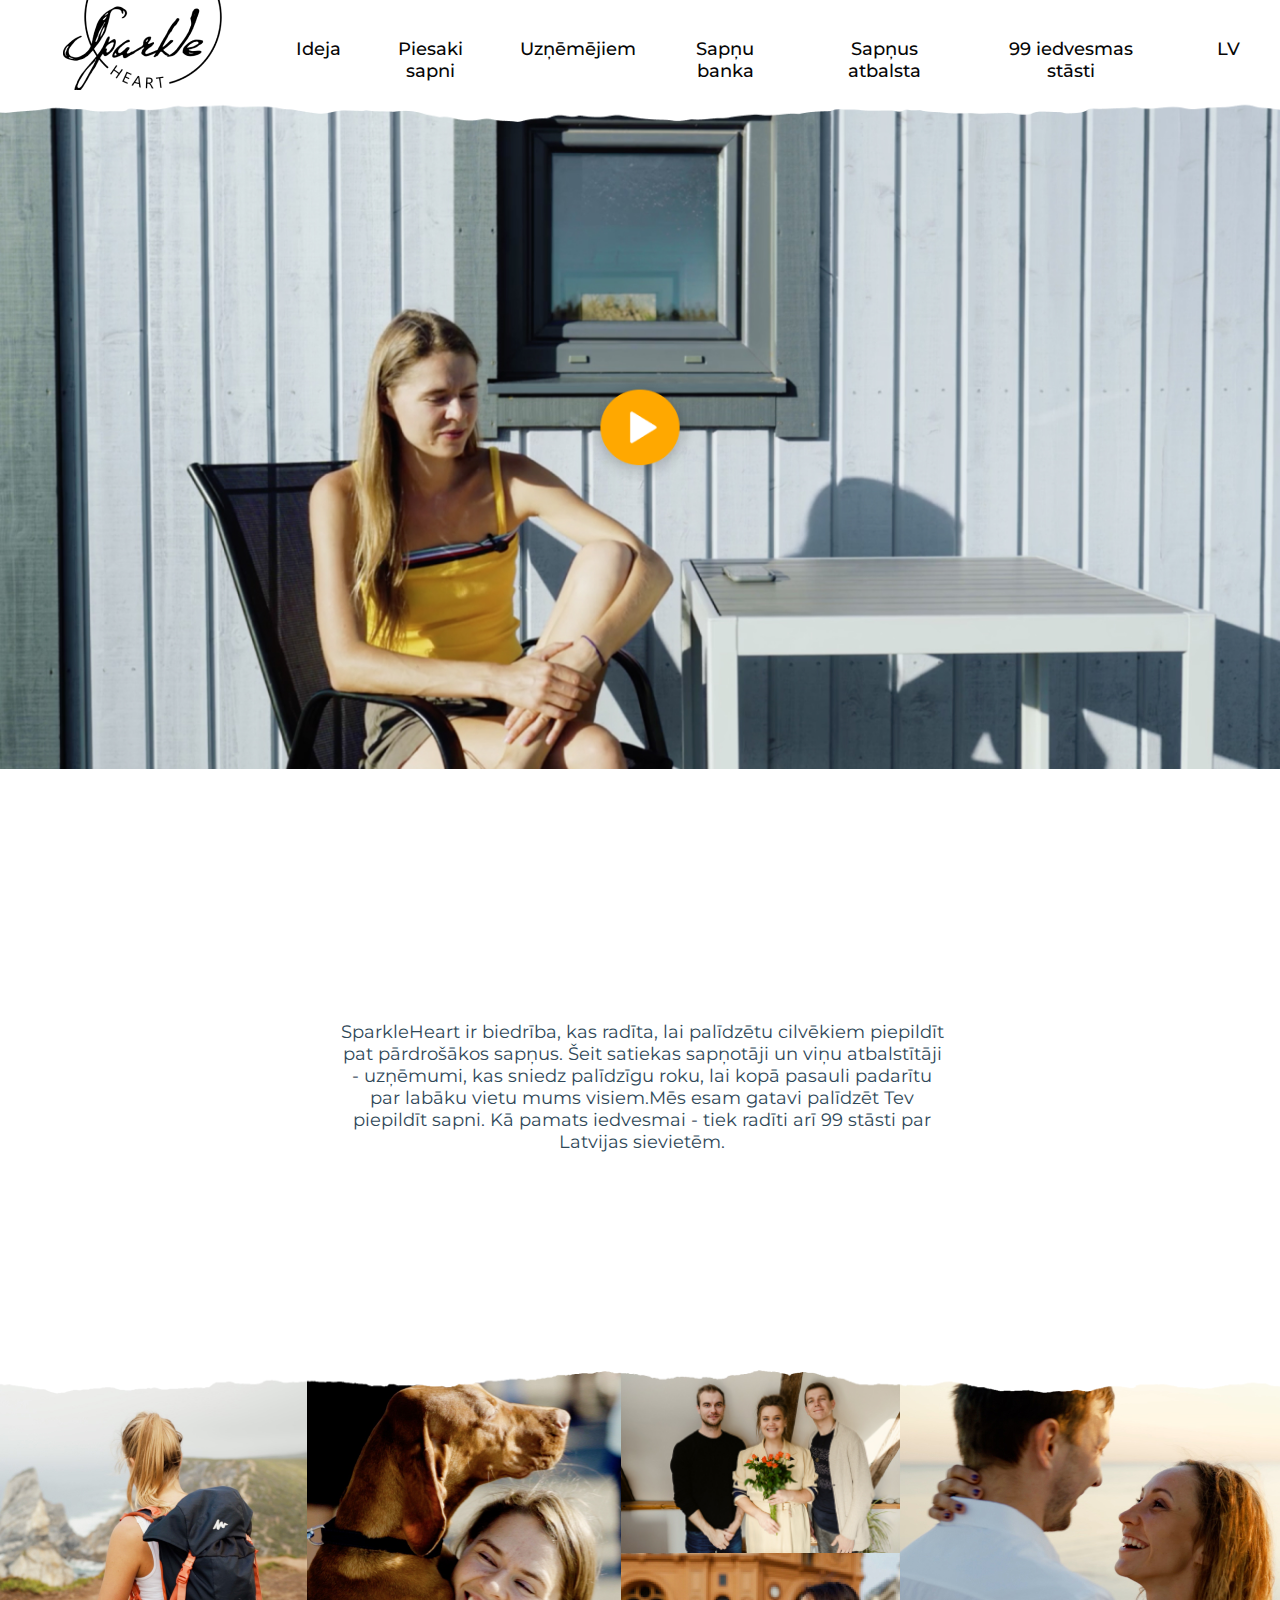
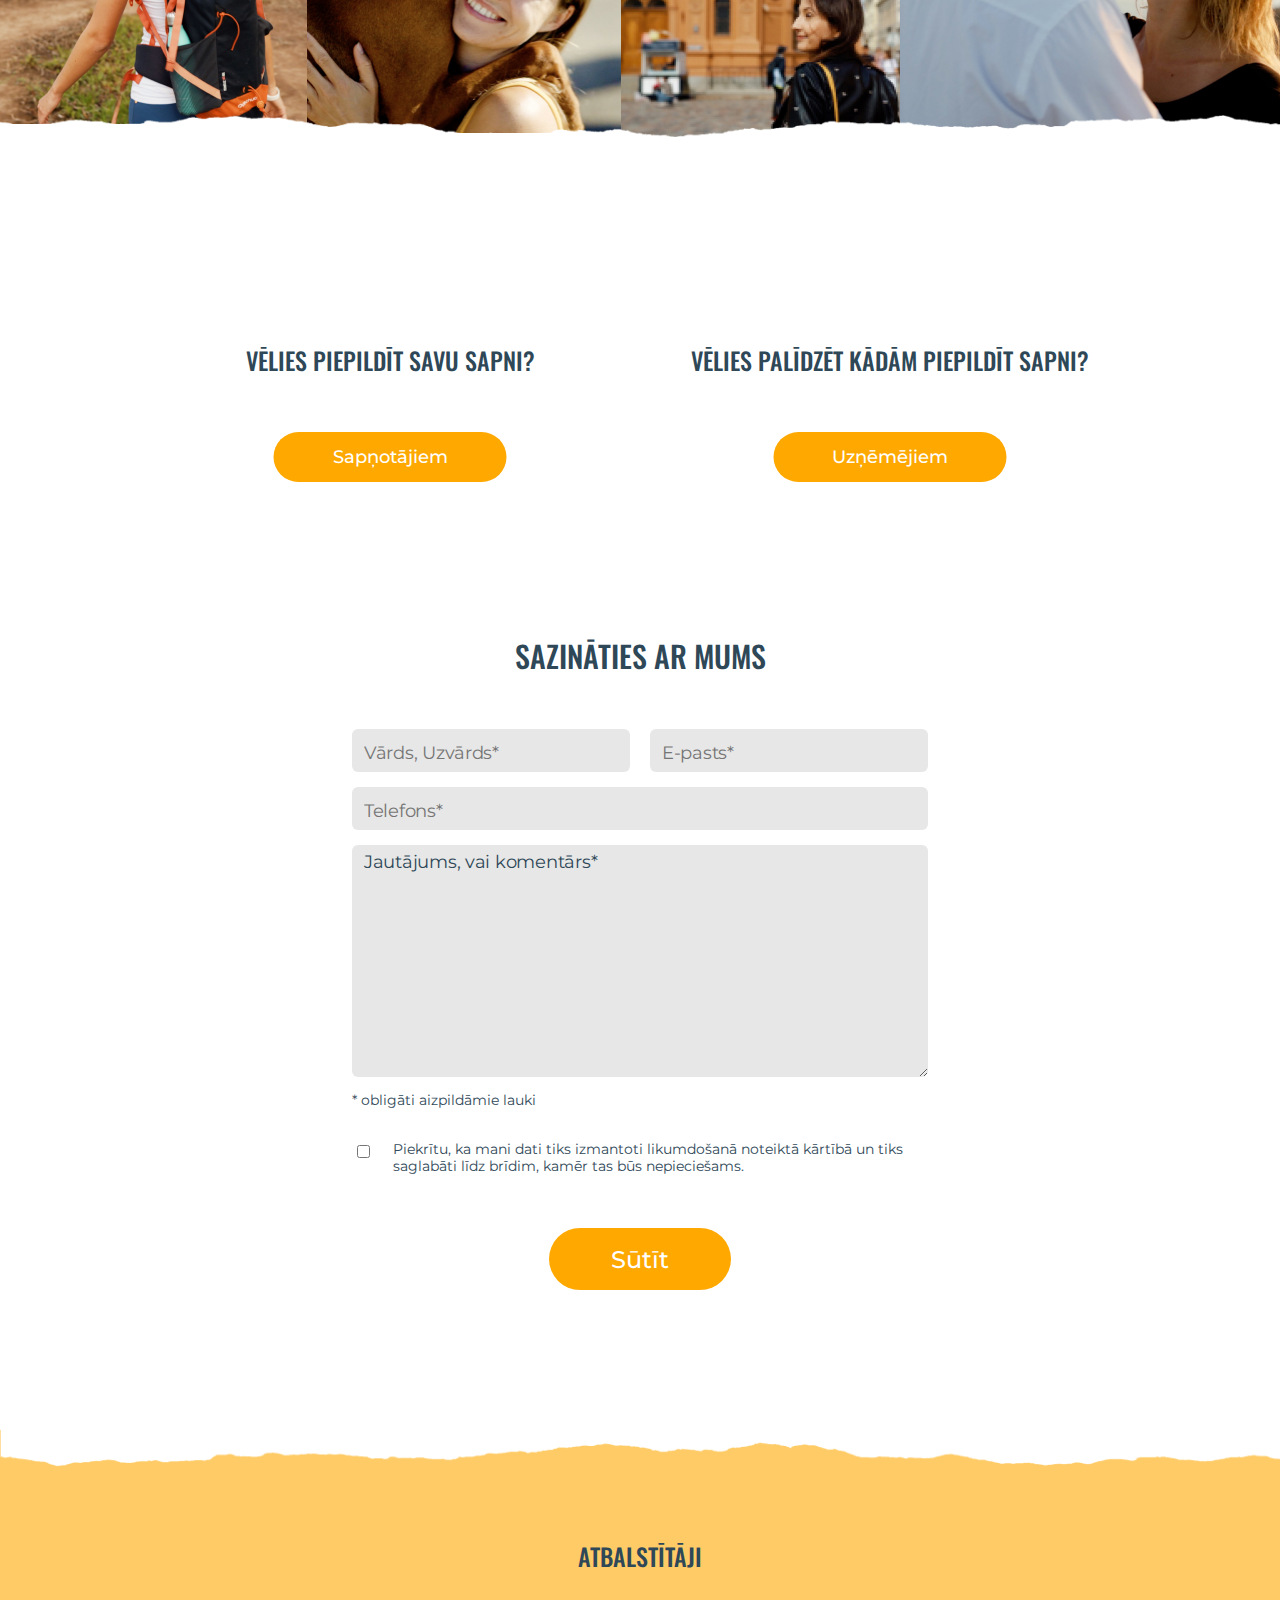
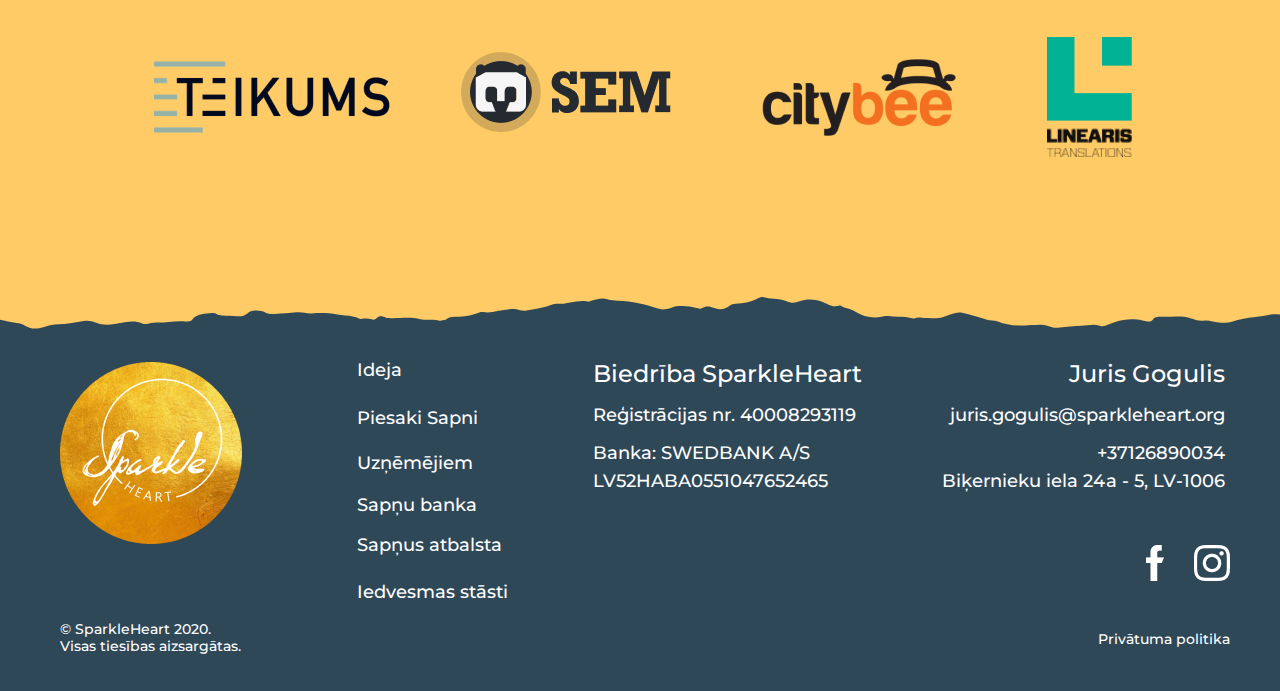
<file: index.html>
<!DOCTYPE html>
<html lang="lv">

<head>
  <meta charset="UTF-8" />
  <meta name="viewport" content="width=device-width, initial-scale=1.0" />
  <title>Uzdevums 2 Olga Zevtuna</title>
  <link rel="icon" type="image/png" href="./assets/img/Intersect.png" sizes="16x16" />
  <link rel="icon" type="image/png" href="./assets/img/Intersect (1).png" sizes="32x32" />
  <link rel="icon" type="image/png" href="./assets/img/Intersect (2).png" sizes="96x96" />
  <link rel="stylesheet" href="https://stackpath.bootstrapcdn.com/bootstrap/4.5.2/css/bootstrap.min.css"
    integrity="sha384-JcKb8q3iqJ61gNV9KGb8thSsNjpSL0n8PARn9HuZOnIxN0hoP+VmmDGMN5t9UJ0Z" crossorigin="anonymous" />
  <link rel="stylesheet" href="./assets/css/style.css" />
  <link href="https://fonts.googleapis.com/css2?family=Montserrat:wght@400;500&family=Oswald:wght@500&display=swap"
    rel="stylesheet" />
  <script src="./assets/js/theme.js" defer></script>
</head>

<body>
  <nav class="navbar navbar-expand-lg navbar-light">
    <a class="navbar-brand" href="#"><img src="./assets/img/BlackLogo.png" alt="" /></a>
    <button class="navbar-toggler" type="button" data-toggle="collapse" data-target="#navbarSupportedContent"
      aria-controls="navbarSupportedContent" aria-expanded="false" aria-label="Toggle navigation" onclick="openNav()">
      <span class="navbar-toggler-icon"></span>
    </button>

    <div class="collapse navbar-collapse" id="navbarSupportedContent">
      <ul class="navbar-nav mr-auto">
        <li class="nav-item">
          <a class="nav-link" href="./ideja.html">Ideja</a>
        </li>
        <li class="nav-item">
          <a class="nav-link" href="./piesaki-sapni.html">Piesaki sapni</a>
        </li>
        <li class="nav-item">
          <a class="nav-link" href="./uznemejiem.html">Uzņēmējiem</a>
        </li>
        <li class="nav-item">
          <a class="nav-link" href="./banka.html">Sapņu banka</a>
        </li>
        <li class="nav-item">
          <a class="nav-link" href="./sapnus-atbalsta.html">Sapņus atbalsta</a>
        </li>
        <li class="nav-item">
          <a class="nav-link" href="./stasti.html">99 iedvesmas stāsti</a>
        </li>
        <li class="nav-item language">
          <a class="nav-link" href="#">LV</a>
        </li>
      </ul>
    </div>
  </nav>
  <div id="myNav" class="overlay">
    <a href="./index.html">
      <img class="overlay-logo" src="./assets/img/BlackLogo.png" alt="logo">
    </a>
    <!-- Button to close the overlay navigation -->
    <a href="javascript:void(0)" class="closebtn" onclick="closeNav()">&times;</a>

    <!-- Overlay content -->
    <div class="overlay-content">
      <a href="./ideja.html">Ideja</a>
      <a href="./piesaki-sapni.html">Piesaki sapni</a>
      <a href="./uznemejiem.html">Uzņēmējiem</a>
      <a href="./banka.html">Sapņu banka</a>
      <a href="./sapnus-atbalsta.html">Sapņus atbalsta</a>
      <a href="./stasti.html">99 iedvesmas stāsti</a>
    </div>
  </div>

  <header>
    <img class="sparklevideo" src="./assets/img/SparkleVideo1.jpg" alt="video">
    <img src="./assets/img/Vector.png" alt="rippedBorder" class="ripped-border" />
    <a onclick=smoothScroll()  ><svg class="fixed-anchor-link" id="upArrow" width="1em" height="1em" viewBox="0 0 16 16"
        class="bi bi-arrow-down-square" fill="currentColor" xmlns="http://www.w3.org/2000/svg">
        <path fill-rule="evenodd"
          d="M14 1H2a1 1 0 0 0-1 1v12a1 1 0 0 0 1 1h12a1 1 0 0 0 1-1V2a1 1 0 0 0-1-1zM2 0a2 2 0 0 0-2 2v12a2 2 0 0 0 2 2h12a2 2 0 0 0 2-2V2a2 2 0 0 0-2-2H2z" />
        <path fill-rule="evenodd"
          d="M8 4a.5.5 0 0 1 .5.5v5.793l2.146-2.147a.5.5 0 0 1 .708.708l-3 3a.5.5 0 0 1-.708 0l-3-3a.5.5 0 1 1 .708-.708L7.5 10.293V4.5A.5.5 0 0 1 8 4z" />
      </svg></a>

    <img src="./assets/img/Group 2.png" alt="playButton" class="playButton" />

  </header>

  <section class="one">
    <p>
      SparkleHeart ir biedrība, kas radīta, lai palīdzētu cilvēkiem piepildīt
      pat pārdrošākos sapņus. Šeit satiekas sapņotāji un viņu atbalstītāji -
      uzņēmumi, kas sniedz palīdzīgu roku, lai kopā pasauli padarītu par
      labāku vietu mums visiem.Mēs esam gatavi palīdzēt Tev piepildīt sapni.
      Kā pamats iedvesmai - tiek radīti arī 99 stāsti par Latvijas sievietēm.
    </p>
  </section>

  <section class="two">
    <img src="./assets/img/ripped 6 7.png" alt="rippedBorder" class="top-border" />
    <div class="images">
      <div class="firstImg"></div>
      <div class="secondImg"></div>
      <div class="thirdCol">
        <div class="thirdImg"></div>
        <div class="fourthImg"></div>
      </div>
      <div class="fifthImg"></div>
    </div>
    <img src="./assets/img/ripped 6 8.png" alt="rippedBorder" class="bottom-border" />
  </section>

  <section class="three">
    <div class="wrapper">
      <div class="row">
        <div class="col-lg">
          <div class="three-content">
            <h3>VĒLIES PIEPILDĪT SAVU SAPNI?</h3>
            <button class="button">Sapņotājiem</button>
          </div>
        </div>
        <div class="col-lg">
          <div class="three-content">
            <h3>VĒLIES PALĪDZĒT KĀDĀM PIEPILDĪT SAPNI?</h3>
            <button class="button">Uzņēmējiem</button>
          </div>
        </div>
      </div>
    </div>
  </section>

  <section class="four">
    <h2>SAZINĀTIES AR MUMS</h2>
    <form action="">
      <div class="form-wrapper">
        <div class="row">
          <div class="col-md left-column">
            <input type="text" placeholder="Vārds, Uzvārds*" class="text-input" />
          </div>
          <div class="col-md right-column">
            <input type="text" placeholder="E-pasts*" class="text-input" />
          </div>
        </div>
        <input type="text" placeholder="Telefons*" class="text-input" />
        <textarea>Jautājums, vai komentārs*</textarea>
        <p class="form-text">* obligāti aizpildāmie lauki</p>
        <label for="checkbox" class="form-text"><input type="checkbox" class="checkbox" /><span>Piekrītu, ka mani dati
            tiks izmantoti likumdošanā noteiktā
            kārtībā un tiks saglabāti līdz brīdim, kamēr tas būs
            nepieciešams.</span></label>
        <button>Sūtīt</button>
      </div>
    </form>
  </section>

  <section class="five">
    <img src="./assets/img/ripped 6 11.png" alt="border" class="six-top-border" />
    <h3>ATBALSTĪTĀJI</h3>
    <div class="left-logos">
      <div class="logo-column logo-one">
        <img src="./assets/img/getlogo 1.png" alt="teikums" />
      </div>
      <div class="logo-column logo-two">
        <img src="./assets/img/sem_logo-2 1.png" alt="sem">
      </div>
    </div>
    <div class="right-logos">
      <div class="logo-column logo-three">
        <img src="./assets/img/Citybee-logo 1.png" alt="citybee" />
      </div>
      <div class="logo-column logo-four">
        <img src="./assets/img/logo1 1.png" alt="linearis" />
      </div>
    </div>
  </section>

  <span id="section5"></span>

  <footer id="footer">
    <svg class="blue-border" width="100%" height="69" viewBox="0 0 1366 69" preserveAspectRatio="none" fill="none"
      xmlns="http://www.w3.org/2000/svg">
      <path fill-rule="evenodd" clip-rule="evenodd"
        d="M0 0L5.45058e-07 59.6772C1.79161 60.0378 3.56151 60.4451 5.32943 60.852L5.32949 60.852C9.3978 61.7884 13.4556 62.7224 17.7433 63.078C21.0554 63.4181 23.6579 64.0983 26.2602 65.4586C30.7552 67.8392 35.4868 69.3695 41.6378 68.1793C43.8377 67.7431 45.9404 67.1845 48.0394 66.6269L48.0406 66.6265C52.487 65.4452 56.9169 64.2683 62.2201 64.2683C70.526 64.2683 79.2579 62.7373 87.6073 61.2733L87.8259 61.235C88.2024 61.169 88.5786 61.103 88.9533 61.0375C93.6849 60.1873 97.7067 60.8675 101.965 62.5679C108.353 65.1185 114.977 65.1185 122.311 64.0983C124.318 63.8167 126.336 63.4478 128.362 63.0773C136.123 61.658 144.003 60.217 151.883 63.5881C153.539 64.2683 156.141 64.2683 158.034 63.7582C161.921 62.7865 165.807 62.6824 169.694 62.5783L169.696 62.5782C171.25 62.5366 172.804 62.495 174.358 62.3979C176.294 62.2713 178.23 62.103 180.17 61.9343L180.172 61.9341L180.173 61.9341L180.173 61.934C186.054 61.4227 191.968 60.9084 198.016 61.5476C200.145 61.7177 203.93 61.2076 204.64 60.1873C208.898 54.5759 215.759 53.7257 223.566 53.2156C223.849 53.1987 224.129 53.18 224.407 53.1616L224.412 53.1613C226.922 52.9945 229.221 52.8417 231.136 54.0658C232.793 55.0861 234.685 55.4261 236.814 55.4261C239.535 55.5112 242.256 55.6812 244.976 55.8513C247.697 56.0213 250.418 56.1913 253.138 56.2764C257.633 56.4464 261.655 55.5962 264.731 52.8755C266.15 51.5152 268.043 51.1751 270.172 50.835C275.14 50.1548 279.872 51.0051 284.13 52.8755C287.205 54.0658 289.808 54.0658 293.12 53.8958C297.023 53.5557 300.986 53.3431 304.949 53.1306C308.911 52.918 312.874 52.7055 316.778 52.3654C319.617 52.0992 322.393 52.4813 325.137 52.8593L325.138 52.8594C327.652 53.2055 330.141 53.5482 332.628 53.3857C341.855 52.7055 350.845 52.7055 359.835 54.576C362.567 55.1115 365.444 55.3347 368.334 55.5589C373.702 55.9753 379.116 56.3953 383.729 58.827C384.21 59.0576 384.801 58.9754 385.352 58.8987C385.614 58.8622 385.867 58.827 386.095 58.827C389.644 58.4869 393.192 58.1468 396.741 59.3371C398.397 60.0173 400.526 59.5072 401.472 58.4869C404.548 55.2561 408.097 55.9363 411.882 57.6367C412.828 58.0901 413.775 58.0901 414.791 58.0901C415.299 58.0901 415.825 58.0901 416.377 58.1468C419.921 58.26 423.492 58.1471 427.071 58.0339C434.243 57.807 441.45 57.579 448.552 59.1671C451.706 59.8958 454.967 59.8534 458.233 59.811C461.827 59.7643 465.427 59.7176 468.897 60.6974C469.594 60.8977 470.372 60.7443 471.184 60.5842C471.751 60.4724 472.335 60.3574 472.919 60.3574C474.834 60.1853 476.265 59.3169 477.609 58.5007C478.922 57.7037 480.153 56.9565 481.672 56.9565C492.318 56.6165 502.728 56.1063 512.191 52.1954C513.137 51.8553 514.557 51.8553 515.74 52.0253C520.927 52.9201 525.932 51.9839 530.914 51.0518C531.322 50.9756 531.729 50.8994 532.137 50.8242C532.428 50.7704 532.719 50.7173 533.01 50.665C533.92 50.5342 534.83 50.3954 535.739 50.2565C540.744 49.4928 545.749 48.7291 550.753 49.3047C551.91 49.4605 552.978 49.6958 554.032 49.9279C556.427 50.4555 558.751 50.9673 561.872 50.495C563.848 50.1399 565.837 49.8122 567.827 49.4844C574.413 48.3996 581.009 47.313 587.186 45.2237C590.735 44.0334 594.047 43.6933 597.595 43.8633C599.015 43.8633 600.198 43.8633 601.617 43.6933C603.91 43.4108 606.203 43.0109 608.506 42.6093L608.507 42.6091L608.509 42.6086C614.522 41.5599 620.603 40.4993 626.931 41.4828C628.193 41.7095 629.244 41.3316 630.296 40.9537C630.822 40.7648 631.347 40.5759 631.899 40.4625C632.5 40.325 633.105 40.1807 633.712 40.0357L633.72 40.0338C638.369 38.9235 643.204 37.769 648.223 39.2722C652.008 40.2924 655.557 40.6325 659.579 40.8026C674.483 41.1427 688.441 44.3735 701.926 48.6245C705.475 49.6447 708.314 49.6447 711.626 48.9646C713.318 48.6267 714.936 48.1545 716.538 47.6868L716.539 47.6866C718.968 46.9776 721.362 46.2788 723.928 46.0739C730.552 45.5638 737.176 46.2439 743.564 47.9443C743.679 47.9799 743.798 48.0171 743.92 48.0552C745.545 48.5639 747.685 49.2336 749.005 48.2844C753.59 45.4598 757.772 46.69 762.109 47.9658L762.114 47.9675C762.475 48.0736 762.837 48.18 763.2 48.2844C768.878 50.1549 774.082 49.1346 778.577 45.7338C780.234 44.3735 782.363 43.6933 784.965 43.6933C793.009 43.3532 800.816 42.1629 807.677 38.9321C808.111 38.7587 808.555 38.55 809.013 38.3347C810.8 37.4944 812.799 36.5549 815.247 37.2317C818.623 38.114 822.22 38.3923 825.828 38.6714C830.563 39.0377 835.318 39.4054 839.615 41.1427C844.109 43.0131 847.895 43.1832 853.336 41.3127C861.853 38.252 871.079 39.2722 879.833 42.6731C880.605 42.9903 881.372 43.3322 882.141 43.6751C886.318 45.5378 890.562 47.4306 896.157 45.5638C896.348 45.4265 896.847 45.6218 897.281 45.7916C897.385 45.8321 897.485 45.8711 897.576 45.9038C899.737 47.0484 902.227 47.7999 904.728 48.5552C907.43 49.3709 910.147 50.1909 912.48 51.5152C921.944 57.1266 932.826 58.9971 944.892 56.1064C945.531 55.9915 946.278 56.0318 946.987 56.0701L946.988 56.0701C947.328 56.0885 947.66 56.1064 947.967 56.1064C951.221 56.4856 954.573 56.5594 957.939 56.6335C963.625 56.7586 969.35 56.8846 974.7 58.4869C975.174 58.657 976.12 58.4869 976.593 58.3169C978.391 57.168 980.358 57.3533 982.352 57.5411L982.356 57.5416C982.722 57.576 983.088 57.6104 983.454 57.6367C985.82 57.7217 988.126 57.8493 990.433 57.9768L990.433 57.9768C992.74 58.1044 995.046 58.2319 997.412 58.3169C1002.55 58.555 1006.87 57.0433 1011.19 55.5316C1013.04 54.8838 1014.89 54.2359 1016.81 53.7258C1017.09 53.6549 1017.36 53.5829 1017.64 53.5109C1020.68 52.7185 1023.71 51.9262 1026.75 52.7055C1035.74 54.746 1044.49 56.9566 1053.24 59.6772C1055.06 60.2487 1056.93 60.3499 1058.81 60.4511C1060.84 60.5607 1062.87 60.6704 1064.84 61.3777C1075.01 65.1186 1086.13 66.1388 1097.72 65.2886C1098.62 65.2239 1099.52 65.1511 1100.43 65.0779C1106.67 64.5744 1113.05 64.0601 1119.25 66.1388C1122.32 67.1591 1126.35 68.0093 1129.9 67.6692L1130.72 67.5818C1138.47 66.7615 1146.02 65.963 1153.79 65.7987C1155.84 65.7461 1157.89 65.4818 1159.94 65.2175L1159.94 65.2173C1164.51 64.6274 1169.09 64.0376 1173.66 65.7987C1176.97 66.989 1180.05 65.7987 1182.89 64.6085C1191.41 61.3777 1199.92 58.657 1210.1 59.3372C1214.33 59.4974 1218.15 60.2617 1222.14 61.0608L1222.87 61.2076C1225.71 61.7177 1228.78 62.0578 1230.2 59.8473C1232.1 56.9566 1235.17 56.7865 1238.48 56.7865C1239.83 56.7865 1241.17 56.8054 1242.51 56.8243C1245.19 56.8621 1247.87 56.8999 1250.55 56.7865C1257.17 56.2764 1263.33 56.2764 1269.71 57.9768C1270.62 58.2375 1271.53 58.5231 1272.44 58.8098C1276.27 60.0192 1280.17 61.2473 1284.38 60.6975C1287.69 60.3574 1291 60.6975 1294.08 61.3777C1300.94 62.738 1308.51 63.5882 1314.66 61.7177C1322.71 59.0807 1331.17 58.0771 1339.55 57.0831C1345.22 56.4106 1350.86 55.7425 1356.3 54.576C1359.61 53.8958 1362.92 54.2359 1366 54.576V0H0Z" />
    </svg>
    <div class="container-fluid">
      <div class="row">
        <div class="col-md">
          <img src="./assets/img/GoldenV2Logo 3.png" alt="sparkleheart-logo" class="golden-logo" />
        </div>
        <div class="col-md links">
          <a href="./ideja.html" class="ideja">Ideja</a>
          <a href="./piesaki-sapni.html" class="link2">Piesaki Sapni</a>
          <a href="./uznemejiem.html" class="link3">Uzņēmējiem</a>
          <a href="./banka.html" class="link4">Sapņu banka</a>
          <a href="./sapnus-atbalsta.html" class="link5">Sapņus atbalsta</a>
          <a href="./stasti.html" class="link2">Iedvesmas stāsti</a>
        </div>
        <div class="col-md info1">
          <p class="heading">Biedrība SparkleHeart</p>
          <p class="footer-text">Reģistrācijas nr. 40008293119</p>
          <p class="footer-text">Banka: SWEDBANK A/S</p>
          <p class="footer-text account">LV52HABA0551047652465</p>
        </div>
        <div class="col-md info2">
          <p class="heading">Juris Gogulis</p>
          <p class="footer-text">juris.gogulis@sparkleheart.org</p>
          <p class="footer-text">+37126890034</p>
          <p class="footer-text adress">Biķernieku iela 24a - 5, LV-1006</p>
          <img src="./assets/img/icon2.png" alt="instagram" class="insticon" />
          <img src="./assets/img/icon1.png" alt="facebook" class="fbicon" />
        </div>
      </div>
    </div>
    <div class="footer">
      <p class="copyright">
        © SparkleHeart 2020. <br />Visas tiesības aizsargātas.
      </p>
      <a href="#" class="politika">Privātuma politika</a>
      <div></div>
    </div>
  </footer>

</body>

</html>
</file>
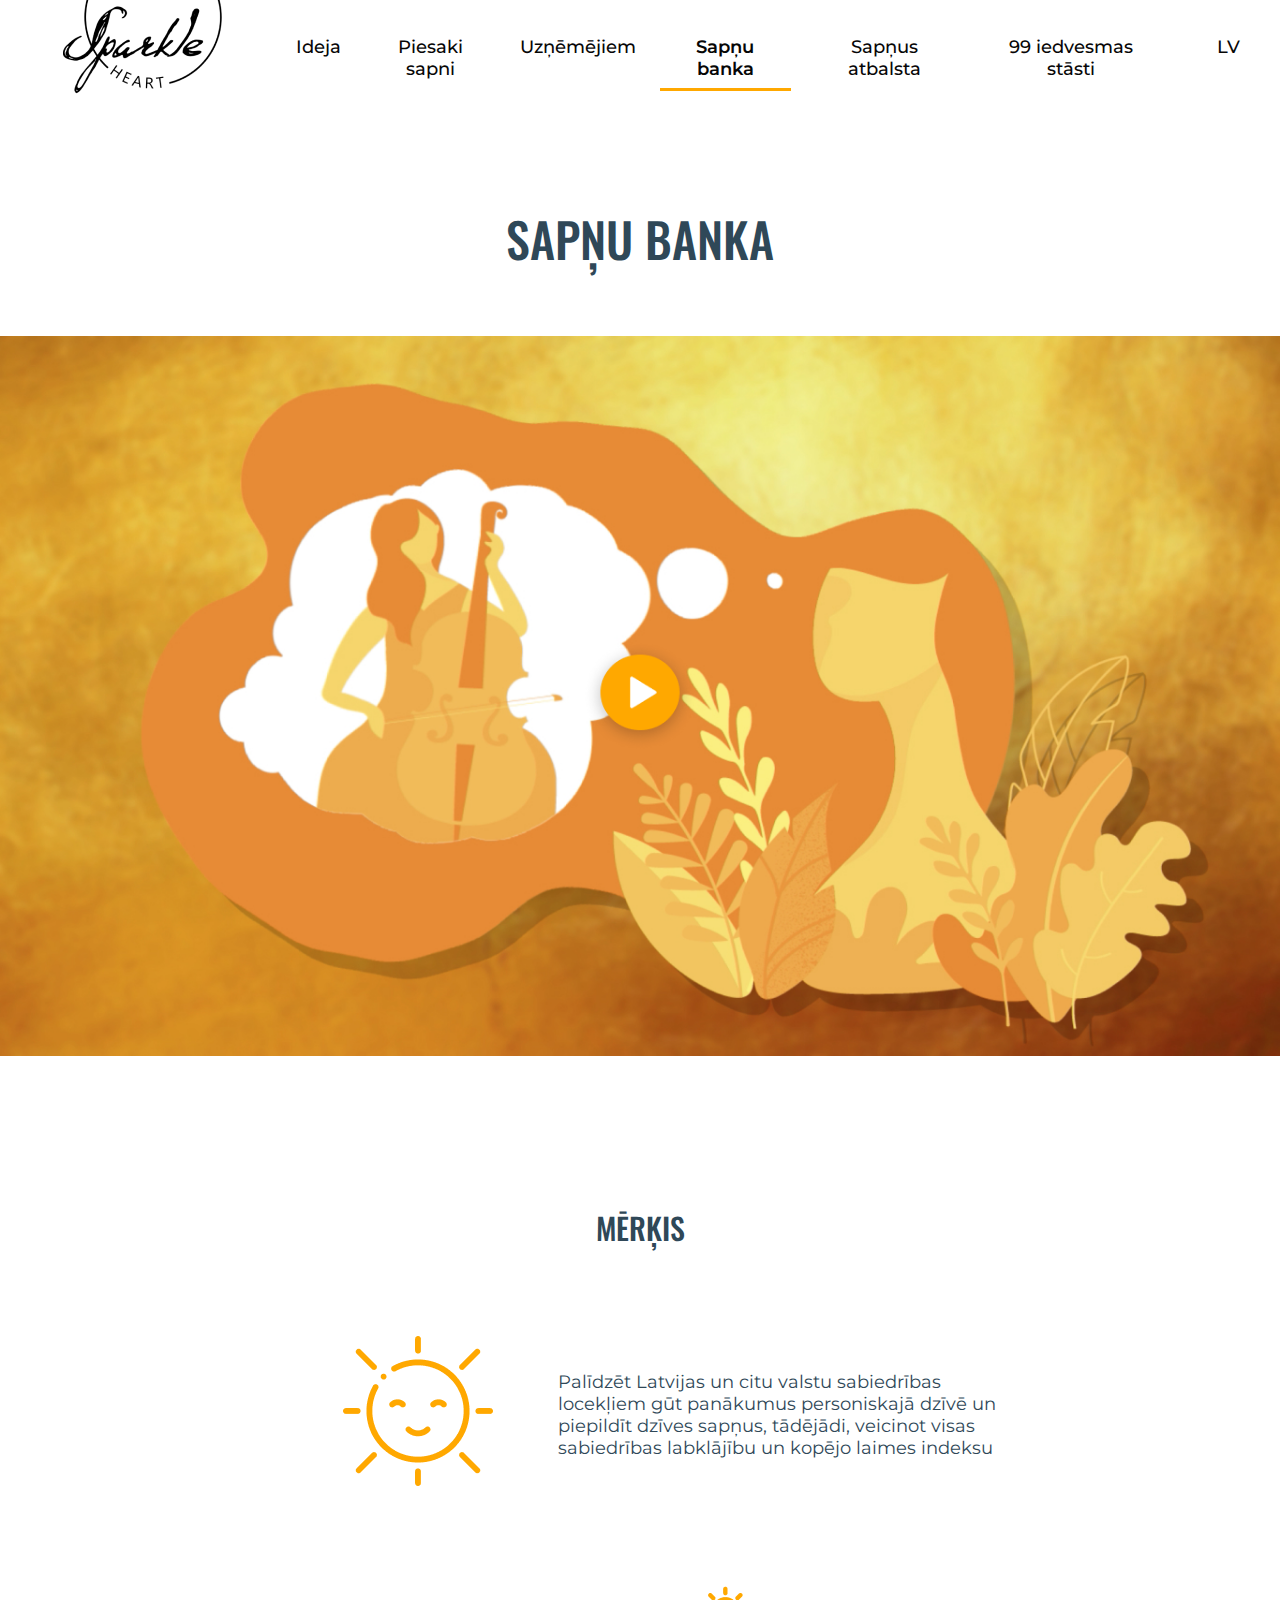
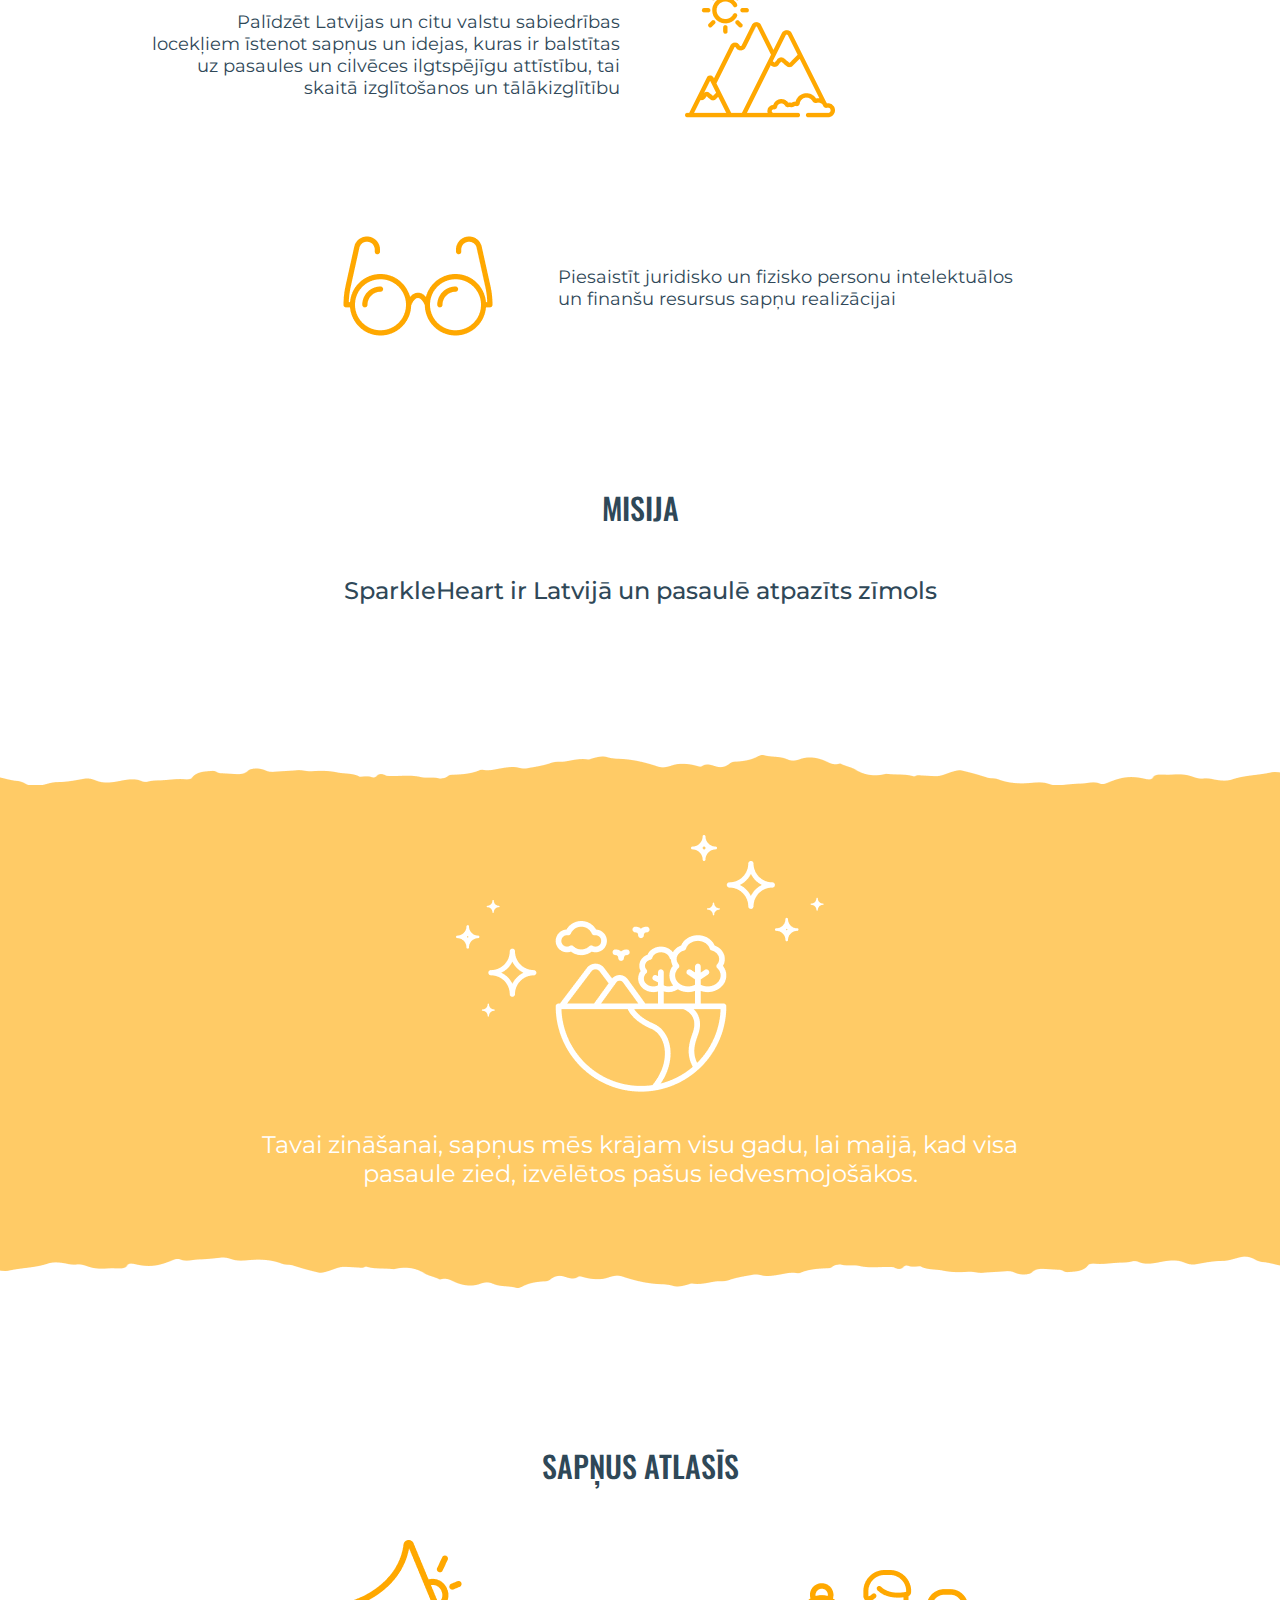
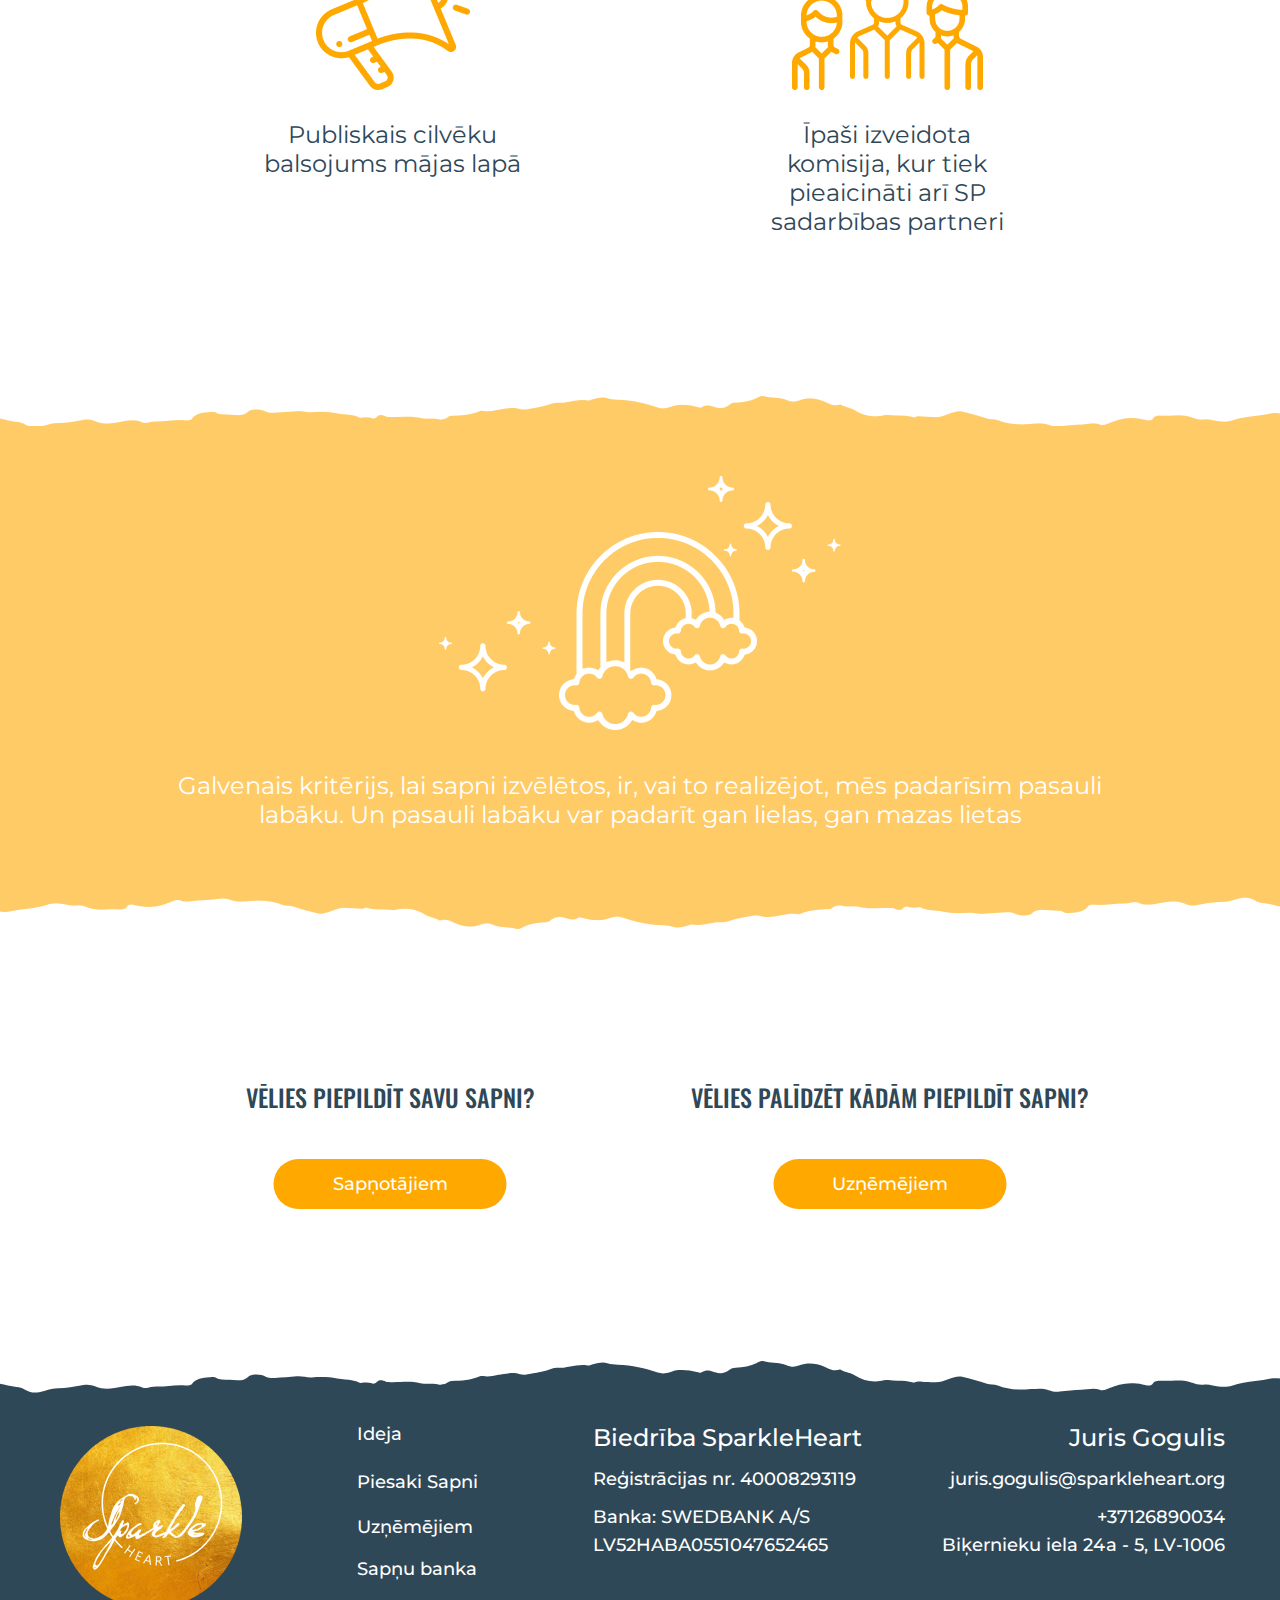
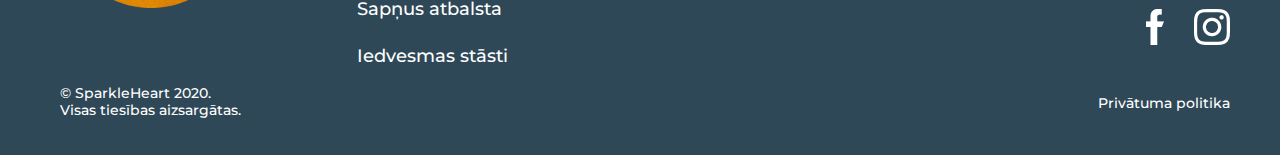
<file: banka.html>
<!DOCTYPE html>
<html lang="lv">

<head>
  <meta charset="UTF-8">
  <meta name="viewport" content="width=device-width, initial-scale=1.0">
  <title>Piesaki sapni</title>
  <link rel="icon" type="image/png" href="./assets/img/Intersect.png" sizes="16x16" />
  <link rel="icon" type="image/png" href="./assets/img/Intersect (1).png" sizes="32x32" />
  <link rel="icon" type="image/png" href="./assets/img/Intersect (2).png" sizes="96x96" />
  <link rel="stylesheet" href="https://stackpath.bootstrapcdn.com/bootstrap/4.5.2/css/bootstrap.min.css"
    integrity="sha384-JcKb8q3iqJ61gNV9KGb8thSsNjpSL0n8PARn9HuZOnIxN0hoP+VmmDGMN5t9UJ0Z" crossorigin="anonymous" />
  <link rel="stylesheet" href="./assets/css/ideja.css" />
  <link rel="stylesheet" href="./assets/css/uznemejiem.css" />
  <link rel="stylesheet" href="./assets/css/banka.css" />
  <link href="https://fonts.googleapis.com/css2?family=Montserrat:wght@400;500&family=Oswald:wght@500&display=swap"
    rel="stylesheet" />
  <link href="https://fonts.googleapis.com/css2?family=Montserrat:wght@600&display=swap" rel="stylesheet">
  <script src="./assets/js/theme.js" defer></script>
</head>

<body>
  <nav class="navbar navbar-expand-lg navbar-light">
    <a class="navbar-brand" href="./index.html"><img src="./assets/img/BlackLogo.png" alt="" /></a>
    <button class="navbar-toggler" type="button" data-toggle="collapse" data-target="#navbarSupportedContent"
      aria-controls="navbarSupportedContent" aria-expanded="false" aria-label="Toggle navigation" onclick="openNav()">
      <span class="navbar-toggler-icon"></span>
    </button>

    <div class="collapse navbar-collapse" id="navbarSupportedContent">
      <ul class="navbar-nav mr-auto">
        <li class="nav-item">
          <a class="nav-link" href="./ideja.html">Ideja</a>
        </li>
        <li class="nav-item">
          <a class="nav-link" href="./piesaki-sapni.html">Piesaki sapni</a>
        </li>
        <li class="nav-item">
          <a class="nav-link" href="./uznemejiem.html">Uzņēmējiem</a>
        </li>
        <li class="nav-item">
          <a class="nav-link active-link" href="#">Sapņu banka</a>
        </li>
        <li class="nav-item">
          <a class="nav-link" href="./sapnus-atbalsta.html">Sapņus atbalsta</a>
        </li>
        <li class="nav-item">
          <a class="nav-link" href="./stasti.html">99 iedvesmas stāsti</a>
        </li>
        <li class="nav-item language">
          <a class="nav-link" href="#">LV</a>
        </li>
      </ul>
    </div>
  </nav>
  <div id="myNav" class="overlay">
    <a href="./index.html">
      <img class="overlay-logo" src="./assets/img/BlackLogo.png" alt="logo">
    </a>
    <!-- Button to close the overlay navigation -->
    <a href="javascript:void(0)" class="closebtn" onclick="closeNav()">&times;</a>

    <!-- Overlay content -->
    <div class="overlay-content">
      <a href="./ideja.html">Ideja</a>
      <a href="./piesaki-sapni.html">Piesaki sapni</a>
      <a href="./uznemejiem.html">Uzņēmējiem</a>
      <a href="#">Sapņu banka</a>
      <a href="./sapnus-atbalsta.html">Sapņus atbalsta</a>
      <a href="./stasti.html">99 iedvesmas stāsti</a>
    </div>
  </div>

  

  <section class="ba-section-one">
    <a onclick=smoothScroll() class="fixed-anchor-link" id="upArrow"><svg width="1em" height="1em" viewBox="0 0 16 16"
      class="bi bi-arrow-down-square" fill="currentColor" xmlns="http://www.w3.org/2000/svg">
      <path fill-rule="evenodd"
        d="M14 1H2a1 1 0 0 0-1 1v12a1 1 0 0 0 1 1h12a1 1 0 0 0 1-1V2a1 1 0 0 0-1-1zM2 0a2 2 0 0 0-2 2v12a2 2 0 0 0 2 2h12a2 2 0 0 0 2-2V2a2 2 0 0 0-2-2H2z" />
      <path fill-rule="evenodd"
        d="M8 4a.5.5 0 0 1 .5.5v5.793l2.146-2.147a.5.5 0 0 1 .708.708l-3 3a.5.5 0 0 1-.708 0l-3-3a.5.5 0 1 1 .708-.708L7.5 10.293V4.5A.5.5 0 0 1 8 4z" />
    </svg></a>
    <h1 class="heading-one">SAPŅU BANKA</h1>
    <div class="wrapper">
     <img id="myimg" src="./assets/img/Снимок экрана 2020-05-30 в 16.29 1.jpg" data-video="https://www.youtube.com/embed/28EV6k9611g">
     <!-- <iframe src="https://www.youtube.com/embed/28EV6k9611g"></iframe>  -->
     <!-- <img class="ba-main-img" src="./assets/img/Снимок экрана 2020-05-30 в 16.29 1.jpg" alt="sapnu banka main img"> -->
      <img class="arrow-icon" id="myicon" src="./assets/img/Group 2.png" alt="arrow icon" onclick= hidePlayButton()>
    </div>
  </section>

  <section class="ba-section-two">
    <p class="heading">MĒRĶIS</p>
    <div class="ba-wrapper1">
      <div class="img-div1">
        <img src="./assets/img/pic1 (1).png" alt="sun">
      </div>
      <div class="text-div1">
        <p class="text-two">
          Palīdzēt Latvijas un citu valstu sabiedrības locekļiem gūt
          panākumus personiskajā dzīvē un piepildīt dzīves sapņus, tādējādi,
          veicinot visas sabiedrības labklājību un kopējo laimes indeksu
        </p>
      </div>
    </div>
    <div class="ba-wrapper2" v>
      <div class="text-div2">
        <p class="text-two">
          Palīdzēt Latvijas un citu valstu sabiedrības locekļiem īstenot sapņus un idejas,
          kuras ir balstītas uz pasaules un cilvēces ilgtspējīgu attīstību, tai skaitā izglītošanos un tālākizglītību
        </p>
      </div>
      <div class="img-div2">
        <img src="./assets/img/pic1 (3).png" alt="mountain">
      </div>
    </div>
    <div class="ba-wrapper3">
      <div class="img-div3">
        <img src="./assets/img/pic1 (2).png" alt="glasses">
      </div>
      <div class="text-div3">
        <p class="text-two">
          Piesaistīt juridisko un fizisko personu intelektuālos un finanšu resursus sapņu realizācijai
        </p>
      </div>
    </div>
    <p class="heading">MISIJA</p>
    <p class="text-one">SparkleHeart ir Latvijā un pasaulē atpazīts zīmols</p>
  </section>

  <section class="ba-section-three">
    <img class="background" src="./assets/img/Union.png" alt="borders">
    <div class="three-wrapper">
      <img src="./assets/img/Group 14.png" alt="nature">
      <p class="text-one">Tavai zināšanai, sapņus mēs krājam visu gadu, lai maijā,
        kad visa pasaule zied, izvēlētos pašus iedvesmojošākos. </p>
    </div>
  </section>

  <section class="ba-section-four">
    <p class="heading">SAPŅUS ATLASĪS</p>
    <div class="wrapper">
      <div class="row">
        <div class="col-lg">
          <img src="./assets/img/sapnus atlasis (2).png" alt="speaker">
          <p class="text-one">Publiskais cilvēku balsojums mājas lapā</p>
        </div>
        <div class="col-lg">
          <img class="second-img" src="./assets/img/sapnus atlasis (1).png" alt="people">
          <p class="text-one second-text">Īpaši izveidota komisija, kur tiek pieaicināti arī SP sadarbības partneri</p>
        </div>
      </div>
    </div>
  </section>

  <section class="ba-section-five">
    <img class="background" src="./assets/img/background2.png" alt="borders">
    <div class="three-wrapper">
      <img src="./assets/img/Group 15.png" alt="rainbow">
      <p class="text-one">Galvenais kritērijs, lai sapni izvēlētos, ir, vai to realizējot,
        mēs padarīsim pasauli labāku. Un pasauli labāku var padarīt gan lielas, gan mazas lietas </p>
    </div>
  </section>

  <section class="ba-section-six">
    <div class="wrapper">
      <div class="row">
        <div class="col-lg">
          <div class="six-content">
            <h3>VĒLIES PIEPILDĪT SAVU SAPNI?</h3>
            <button class="button">Sapņotājiem</button>
          </div>
        </div>
        <div class="col-lg">
          <div class="six-content">
            <h3>VĒLIES PALĪDZĒT KĀDĀM PIEPILDĪT SAPNI?</h3>
            <button class="button">Uzņēmējiem</button>
          </div>
        </div>
      </div>
    </div>
  </section>

  <span id="section5"></span>

  <footer id="footer">
    <svg class="blue-border" width="100%" height="69" viewBox="0 0 1366 69" preserveAspectRatio="none" fill="none"
      xmlns="http://www.w3.org/2000/svg">
      <path fill-rule="evenodd" clip-rule="evenodd"
        d="M0 0L5.45058e-07 59.6772C1.79161 60.0378 3.56151 60.4451 5.32943 60.852L5.32949 60.852C9.3978 61.7884 13.4556 62.7224 17.7433 63.078C21.0554 63.4181 23.6579 64.0983 26.2602 65.4586C30.7552 67.8392 35.4868 69.3695 41.6378 68.1793C43.8377 67.7431 45.9404 67.1845 48.0394 66.6269L48.0406 66.6265C52.487 65.4452 56.9169 64.2683 62.2201 64.2683C70.526 64.2683 79.2579 62.7373 87.6073 61.2733L87.8259 61.235C88.2024 61.169 88.5786 61.103 88.9533 61.0375C93.6849 60.1873 97.7067 60.8675 101.965 62.5679C108.353 65.1185 114.977 65.1185 122.311 64.0983C124.318 63.8167 126.336 63.4478 128.362 63.0773C136.123 61.658 144.003 60.217 151.883 63.5881C153.539 64.2683 156.141 64.2683 158.034 63.7582C161.921 62.7865 165.807 62.6824 169.694 62.5783L169.696 62.5782C171.25 62.5366 172.804 62.495 174.358 62.3979C176.294 62.2713 178.23 62.103 180.17 61.9343L180.172 61.9341L180.173 61.9341L180.173 61.934C186.054 61.4227 191.968 60.9084 198.016 61.5476C200.145 61.7177 203.93 61.2076 204.64 60.1873C208.898 54.5759 215.759 53.7257 223.566 53.2156C223.849 53.1987 224.129 53.18 224.407 53.1616L224.412 53.1613C226.922 52.9945 229.221 52.8417 231.136 54.0658C232.793 55.0861 234.685 55.4261 236.814 55.4261C239.535 55.5112 242.256 55.6812 244.976 55.8513C247.697 56.0213 250.418 56.1913 253.138 56.2764C257.633 56.4464 261.655 55.5962 264.731 52.8755C266.15 51.5152 268.043 51.1751 270.172 50.835C275.14 50.1548 279.872 51.0051 284.13 52.8755C287.205 54.0658 289.808 54.0658 293.12 53.8958C297.023 53.5557 300.986 53.3431 304.949 53.1306C308.911 52.918 312.874 52.7055 316.778 52.3654C319.617 52.0992 322.393 52.4813 325.137 52.8593L325.138 52.8594C327.652 53.2055 330.141 53.5482 332.628 53.3857C341.855 52.7055 350.845 52.7055 359.835 54.576C362.567 55.1115 365.444 55.3347 368.334 55.5589C373.702 55.9753 379.116 56.3953 383.729 58.827C384.21 59.0576 384.801 58.9754 385.352 58.8987C385.614 58.8622 385.867 58.827 386.095 58.827C389.644 58.4869 393.192 58.1468 396.741 59.3371C398.397 60.0173 400.526 59.5072 401.472 58.4869C404.548 55.2561 408.097 55.9363 411.882 57.6367C412.828 58.0901 413.775 58.0901 414.791 58.0901C415.299 58.0901 415.825 58.0901 416.377 58.1468C419.921 58.26 423.492 58.1471 427.071 58.0339C434.243 57.807 441.45 57.579 448.552 59.1671C451.706 59.8958 454.967 59.8534 458.233 59.811C461.827 59.7643 465.427 59.7176 468.897 60.6974C469.594 60.8977 470.372 60.7443 471.184 60.5842C471.751 60.4724 472.335 60.3574 472.919 60.3574C474.834 60.1853 476.265 59.3169 477.609 58.5007C478.922 57.7037 480.153 56.9565 481.672 56.9565C492.318 56.6165 502.728 56.1063 512.191 52.1954C513.137 51.8553 514.557 51.8553 515.74 52.0253C520.927 52.9201 525.932 51.9839 530.914 51.0518C531.322 50.9756 531.729 50.8994 532.137 50.8242C532.428 50.7704 532.719 50.7173 533.01 50.665C533.92 50.5342 534.83 50.3954 535.739 50.2565C540.744 49.4928 545.749 48.7291 550.753 49.3047C551.91 49.4605 552.978 49.6958 554.032 49.9279C556.427 50.4555 558.751 50.9673 561.872 50.495C563.848 50.1399 565.837 49.8122 567.827 49.4844C574.413 48.3996 581.009 47.313 587.186 45.2237C590.735 44.0334 594.047 43.6933 597.595 43.8633C599.015 43.8633 600.198 43.8633 601.617 43.6933C603.91 43.4108 606.203 43.0109 608.506 42.6093L608.507 42.6091L608.509 42.6086C614.522 41.5599 620.603 40.4993 626.931 41.4828C628.193 41.7095 629.244 41.3316 630.296 40.9537C630.822 40.7648 631.347 40.5759 631.899 40.4625C632.5 40.325 633.105 40.1807 633.712 40.0357L633.72 40.0338C638.369 38.9235 643.204 37.769 648.223 39.2722C652.008 40.2924 655.557 40.6325 659.579 40.8026C674.483 41.1427 688.441 44.3735 701.926 48.6245C705.475 49.6447 708.314 49.6447 711.626 48.9646C713.318 48.6267 714.936 48.1545 716.538 47.6868L716.539 47.6866C718.968 46.9776 721.362 46.2788 723.928 46.0739C730.552 45.5638 737.176 46.2439 743.564 47.9443C743.679 47.9799 743.798 48.0171 743.92 48.0552C745.545 48.5639 747.685 49.2336 749.005 48.2844C753.59 45.4598 757.772 46.69 762.109 47.9658L762.114 47.9675C762.475 48.0736 762.837 48.18 763.2 48.2844C768.878 50.1549 774.082 49.1346 778.577 45.7338C780.234 44.3735 782.363 43.6933 784.965 43.6933C793.009 43.3532 800.816 42.1629 807.677 38.9321C808.111 38.7587 808.555 38.55 809.013 38.3347C810.8 37.4944 812.799 36.5549 815.247 37.2317C818.623 38.114 822.22 38.3923 825.828 38.6714C830.563 39.0377 835.318 39.4054 839.615 41.1427C844.109 43.0131 847.895 43.1832 853.336 41.3127C861.853 38.252 871.079 39.2722 879.833 42.6731C880.605 42.9903 881.372 43.3322 882.141 43.6751C886.318 45.5378 890.562 47.4306 896.157 45.5638C896.348 45.4265 896.847 45.6218 897.281 45.7916C897.385 45.8321 897.485 45.8711 897.576 45.9038C899.737 47.0484 902.227 47.7999 904.728 48.5552C907.43 49.3709 910.147 50.1909 912.48 51.5152C921.944 57.1266 932.826 58.9971 944.892 56.1064C945.531 55.9915 946.278 56.0318 946.987 56.0701L946.988 56.0701C947.328 56.0885 947.66 56.1064 947.967 56.1064C951.221 56.4856 954.573 56.5594 957.939 56.6335C963.625 56.7586 969.35 56.8846 974.7 58.4869C975.174 58.657 976.12 58.4869 976.593 58.3169C978.391 57.168 980.358 57.3533 982.352 57.5411L982.356 57.5416C982.722 57.576 983.088 57.6104 983.454 57.6367C985.82 57.7217 988.126 57.8493 990.433 57.9768L990.433 57.9768C992.74 58.1044 995.046 58.2319 997.412 58.3169C1002.55 58.555 1006.87 57.0433 1011.19 55.5316C1013.04 54.8838 1014.89 54.2359 1016.81 53.7258C1017.09 53.6549 1017.36 53.5829 1017.64 53.5109C1020.68 52.7185 1023.71 51.9262 1026.75 52.7055C1035.74 54.746 1044.49 56.9566 1053.24 59.6772C1055.06 60.2487 1056.93 60.3499 1058.81 60.4511C1060.84 60.5607 1062.87 60.6704 1064.84 61.3777C1075.01 65.1186 1086.13 66.1388 1097.72 65.2886C1098.62 65.2239 1099.52 65.1511 1100.43 65.0779C1106.67 64.5744 1113.05 64.0601 1119.25 66.1388C1122.32 67.1591 1126.35 68.0093 1129.9 67.6692L1130.72 67.5818C1138.47 66.7615 1146.02 65.963 1153.79 65.7987C1155.84 65.7461 1157.89 65.4818 1159.94 65.2175L1159.94 65.2173C1164.51 64.6274 1169.09 64.0376 1173.66 65.7987C1176.97 66.989 1180.05 65.7987 1182.89 64.6085C1191.41 61.3777 1199.92 58.657 1210.1 59.3372C1214.33 59.4974 1218.15 60.2617 1222.14 61.0608L1222.87 61.2076C1225.71 61.7177 1228.78 62.0578 1230.2 59.8473C1232.1 56.9566 1235.17 56.7865 1238.48 56.7865C1239.83 56.7865 1241.17 56.8054 1242.51 56.8243C1245.19 56.8621 1247.87 56.8999 1250.55 56.7865C1257.17 56.2764 1263.33 56.2764 1269.71 57.9768C1270.62 58.2375 1271.53 58.5231 1272.44 58.8098C1276.27 60.0192 1280.17 61.2473 1284.38 60.6975C1287.69 60.3574 1291 60.6975 1294.08 61.3777C1300.94 62.738 1308.51 63.5882 1314.66 61.7177C1322.71 59.0807 1331.17 58.0771 1339.55 57.0831C1345.22 56.4106 1350.86 55.7425 1356.3 54.576C1359.61 53.8958 1362.92 54.2359 1366 54.576V0H0Z" />
    </svg>
    <div class="container-fluid">
      <div class="row">
        <div class="col-md">
          <img src="./assets/img/GoldenV2Logo 3.png" alt="sparkleheart-logo" class="golden-logo" />
        </div>
        <div class="col-md links">
          <a href="./ideja.html" class="ideja">Ideja</a>
          <a href="./piesaki-sapni.html" class="link2">Piesaki Sapni</a>
          <a href="./uznemejiem.html" class="link3">Uzņēmējiem</a>
          <a href="./banka.html" class="link4">Sapņu banka</a>
          <a href="./sapnus-atbalsta.html" class="link5">Sapņus atbalsta</a>
          <a href="./stasti.html" class="link2">Iedvesmas stāsti</a>
        </div>
        <div class="col-md info1">
          <p class="heading">Biedrība SparkleHeart</p>
          <p class="footer-text">Reģistrācijas nr. 40008293119</p>
          <p class="footer-text">Banka: SWEDBANK A/S</p>
          <p class="footer-text account">LV52HABA0551047652465</p>
        </div>
        <div class="col-md info2">
          <p class="heading">Juris Gogulis</p>
          <p class="footer-text">juris.gogulis@sparkleheart.org</p>
          <p class="footer-text">+37126890034</p>
          <p class="footer-text adress">Biķernieku iela 24a - 5, LV-1006</p>
          <img src="./assets/img/icon2.png" alt="instagram" class="insticon" />
          <img src="./assets/img/icon1.png" alt="facebook" class="fbicon" />
        </div>
      </div>
    </div>
    <div class="footer">
      <p class="copyright">
        © SparkleHeart 2020. <br />Visas tiesības aizsargātas.
      </p>
      <a href="#" class="politika">Privātuma politika</a>
      <div></div>
    </div>
  </footer>
</body>

</html>
</file>
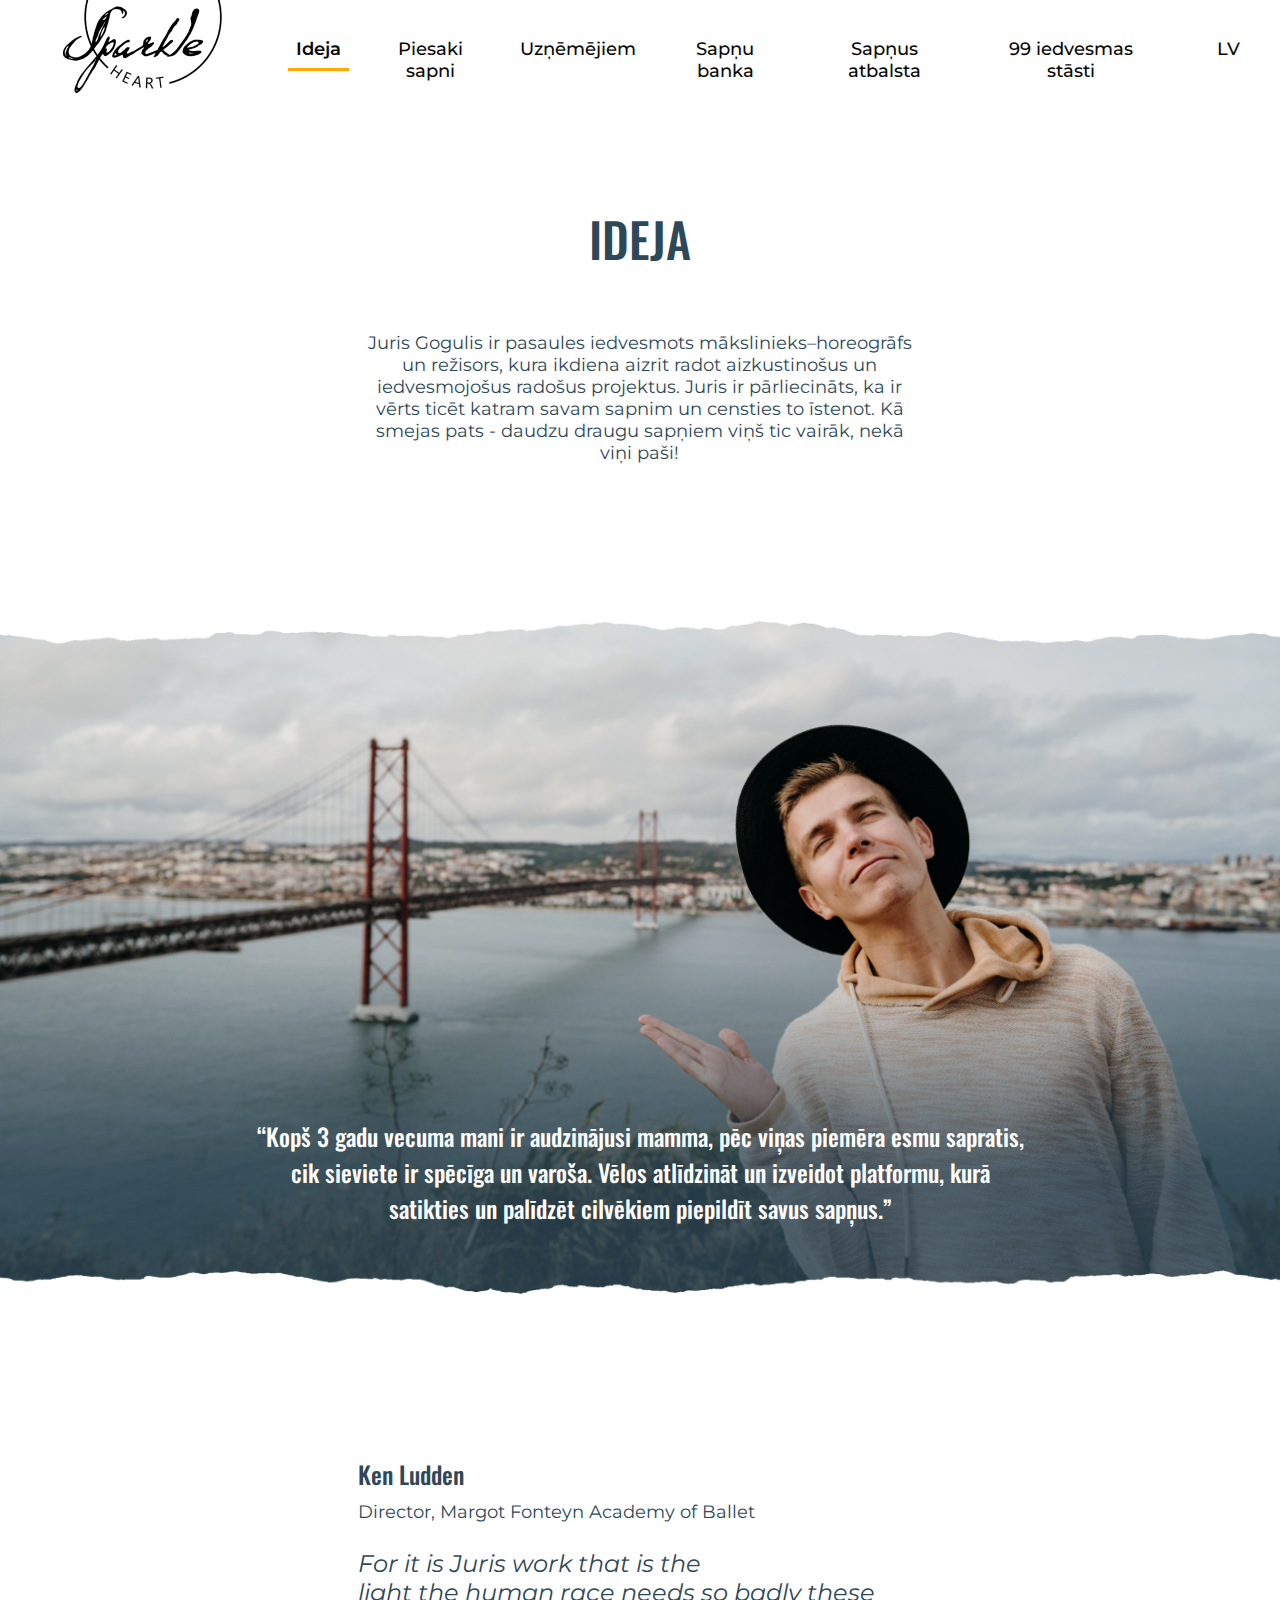
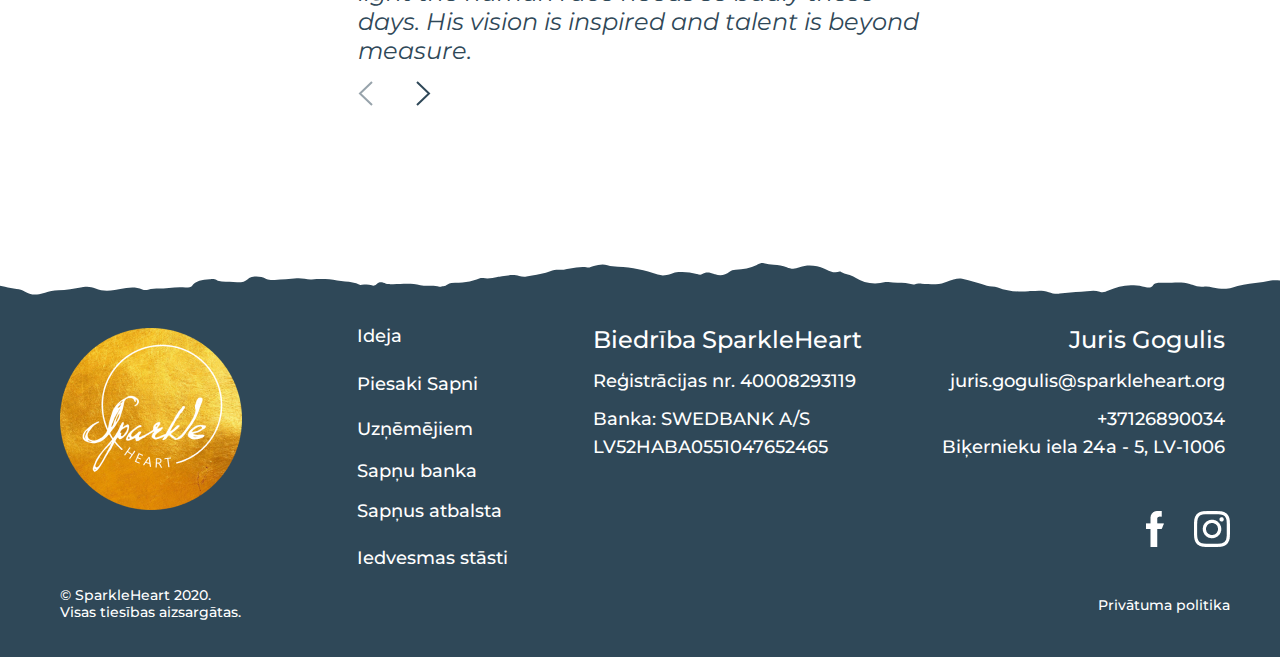
<file: ideja.html>
<!DOCTYPE html>
<html lang="lv">

<head>
  <meta charset="UTF-8">
  <meta name="viewport" content="width=device-width, initial-scale=1.0">
  <title>Ideja</title>
  <link rel="icon" type="image/png" href="./assets/img/Intersect.png" sizes="16x16" />
  <link rel="icon" type="image/png" href="./assets/img/Intersect (1).png" sizes="32x32" />
  <link rel="icon" type="image/png" href="./assets/img/Intersect (2).png" sizes="96x96" />
  <link rel="stylesheet" href="https://stackpath.bootstrapcdn.com/bootstrap/4.5.2/css/bootstrap.min.css"
    integrity="sha384-JcKb8q3iqJ61gNV9KGb8thSsNjpSL0n8PARn9HuZOnIxN0hoP+VmmDGMN5t9UJ0Z" crossorigin="anonymous" />
  <link rel="stylesheet" href="./assets/css/ideja.css" />
  <link href="https://fonts.googleapis.com/css2?family=Montserrat:wght@400;500&family=Oswald:wght@500&display=swap"
    rel="stylesheet" />
  <link href="https://fonts.googleapis.com/css2?family=Montserrat:wght@600&display=swap" rel="stylesheet">
  <script src="./assets/js/theme.js" defer></script>
</head>

<body>
  <nav class="navbar navbar-expand-lg navbar-light">
    <a class="navbar-brand" href="./index.html"><img src="./assets/img/BlackLogo.png" alt="" /></a>
    <button class="navbar-toggler" type="button" data-toggle="collapse" data-target="#navbarSupportedContent"
      aria-controls="navbarSupportedContent" aria-expanded="false" aria-label="Toggle navigation" onclick="openNav()">
      <span class="navbar-toggler-icon"></span>
    </button>

    <div class="collapse navbar-collapse" id="navbarSupportedContent">
      <ul class="navbar-nav mr-auto">
        <li class="nav-item">
          <a class="nav-link active-link" href="#">Ideja</a>
        </li>
        <li class="nav-item">
          <a class="nav-link" href="./piesaki-sapni.html">Piesaki sapni</a>
        </li>
        <li class="nav-item">
          <a class="nav-link" href="./uznemejiem.html">Uzņēmējiem</a>
        </li>
        <li class="nav-item">
          <a class="nav-link" href="./banka.html">Sapņu banka</a>
        </li>
        <li class="nav-item">
          <a class="nav-link" href="./sapnus-atbalsta.html">Sapņus atbalsta</a>
        </li>
        <li class="nav-item">
          <a class="nav-link" href="./stasti.html">99 iedvesmas stāsti</a>
        </li>
        <li class="nav-item language">
          <a class="nav-link" href="#">LV</a>
        </li>
      </ul>
    </div>
  </nav>

  <div id="myNav" class="overlay">
    <a href="./index.html">
      <img class="overlay-logo" src="./assets/img/BlackLogo.png" alt="logo">
    </a>
    <!-- Button to close the overlay navigation -->
    <a href="javascript:void(0)" class="closebtn" onclick="closeNav()">&times;</a>
    <!-- Overlay content -->
    <div class="overlay-content">
      <a href="#">Ideja</a>
      <a href="./piesaki-sapni.html">Piesaki sapni</a>
      <a href="./uznemejiem.html">Uzņēmējiem</a>
      <a href="./banka.html">Sapņu banka</a>
      <a href="./sapnus-atbalsta.html">Sapņus atbalsta</a>
      <a href="./stasti.html">99 iedvesmas stāsti</a>
    </div>
  </div>

  <span id="section5"></span>

  <section class="section-one">
    <a onclick=smoothScroll() class="fixed-anchor-link" id="upArrow"><svg width="1em" height="1em" viewBox="0 0 16 16"
      class="bi bi-arrow-down-square" fill="currentColor" xmlns="http://www.w3.org/2000/svg">
      <path fill-rule="evenodd"
        d="M14 1H2a1 1 0 0 0-1 1v12a1 1 0 0 0 1 1h12a1 1 0 0 0 1-1V2a1 1 0 0 0-1-1zM2 0a2 2 0 0 0-2 2v12a2 2 0 0 0 2 2h12a2 2 0 0 0 2-2V2a2 2 0 0 0-2-2H2z" />
      <path fill-rule="evenodd"
        d="M8 4a.5.5 0 0 1 .5.5v5.793l2.146-2.147a.5.5 0 0 1 .708.708l-3 3a.5.5 0 0 1-.708 0l-3-3a.5.5 0 1 1 .708-.708L7.5 10.293V4.5A.5.5 0 0 1 8 4z" />
    </svg></a>
    <h1 class="heading-one">IDEJA</h1>
    <div class="paragraph-wrapper">
      <p class="text-two">
        Juris Gogulis ir pasaules iedvesmots mākslinieks–horeogrāfs un režisors,
        kura ikdiena aizrit radot aizkustinošus un iedvesmojošus radošus projektus. Juris ir pārliecināts,
        ka ir vērts ticēt katram savam sapnim un censties to īstenot. Kā smejas pats - daudzu draugu sapņiem viņš tic
        vairāk, nekā viņi paši!
      </p>
    </div>
  </section>

  <section class="section-two">
    <img class="gradient" src="./assets/img/Rectangle 38.png" alt="gradient">
    <img class="ripped-border" src="./assets/img/ripped 6 12.png" alt="ripped border">
    <div class="paragraph-wrapper2">
      <h3 class="heading-tree">
        “Kopš 3 gadu vecuma mani ir audzinājusi mamma, pēc viņas piemēra esmu sapratis, cik sieviete ir spēcīga un
        varoša.
        Vēlos atlīdzināt un izveidot platformu, kurā satikties un palīdzēt cilvēkiem piepildīt savus sapņus.”
      </h3>
    </div>
    <img class="section-two-border" src="./assets/img/ripped 6 13.png" alt="ripped border">
  </section>

  <section class="section-three">
    <div class="wrapper3">
      <p class="heading">Ken Ludden</p>
      <p class="text-two">Director, Margot Fonteyn Academy of Ballet</p>
      <p class="text-one">For it is Juris work that is the <br>
        light the human race needs so badly these days. His vision is inspired and talent is beyond measure.</p>
      <img src="./assets/img/Poga _.svg" alt="left-arrow">
      <img class="right-arrow" src="./assets/img/Poga _ (1).svg" alt="right-arrow">
    </div>
  </section>

  <footer id="footer">
    <svg class="blue-border" width="100%" height="69" viewBox="0 0 1366 69" preserveAspectRatio="none" fill="none"
      xmlns="http://www.w3.org/2000/svg">
      <path fill-rule="evenodd" clip-rule="evenodd"
        d="M0 0L5.45058e-07 59.6772C1.79161 60.0378 3.56151 60.4451 5.32943 60.852L5.32949 60.852C9.3978 61.7884 13.4556 62.7224 17.7433 63.078C21.0554 63.4181 23.6579 64.0983 26.2602 65.4586C30.7552 67.8392 35.4868 69.3695 41.6378 68.1793C43.8377 67.7431 45.9404 67.1845 48.0394 66.6269L48.0406 66.6265C52.487 65.4452 56.9169 64.2683 62.2201 64.2683C70.526 64.2683 79.2579 62.7373 87.6073 61.2733L87.8259 61.235C88.2024 61.169 88.5786 61.103 88.9533 61.0375C93.6849 60.1873 97.7067 60.8675 101.965 62.5679C108.353 65.1185 114.977 65.1185 122.311 64.0983C124.318 63.8167 126.336 63.4478 128.362 63.0773C136.123 61.658 144.003 60.217 151.883 63.5881C153.539 64.2683 156.141 64.2683 158.034 63.7582C161.921 62.7865 165.807 62.6824 169.694 62.5783L169.696 62.5782C171.25 62.5366 172.804 62.495 174.358 62.3979C176.294 62.2713 178.23 62.103 180.17 61.9343L180.172 61.9341L180.173 61.9341L180.173 61.934C186.054 61.4227 191.968 60.9084 198.016 61.5476C200.145 61.7177 203.93 61.2076 204.64 60.1873C208.898 54.5759 215.759 53.7257 223.566 53.2156C223.849 53.1987 224.129 53.18 224.407 53.1616L224.412 53.1613C226.922 52.9945 229.221 52.8417 231.136 54.0658C232.793 55.0861 234.685 55.4261 236.814 55.4261C239.535 55.5112 242.256 55.6812 244.976 55.8513C247.697 56.0213 250.418 56.1913 253.138 56.2764C257.633 56.4464 261.655 55.5962 264.731 52.8755C266.15 51.5152 268.043 51.1751 270.172 50.835C275.14 50.1548 279.872 51.0051 284.13 52.8755C287.205 54.0658 289.808 54.0658 293.12 53.8958C297.023 53.5557 300.986 53.3431 304.949 53.1306C308.911 52.918 312.874 52.7055 316.778 52.3654C319.617 52.0992 322.393 52.4813 325.137 52.8593L325.138 52.8594C327.652 53.2055 330.141 53.5482 332.628 53.3857C341.855 52.7055 350.845 52.7055 359.835 54.576C362.567 55.1115 365.444 55.3347 368.334 55.5589C373.702 55.9753 379.116 56.3953 383.729 58.827C384.21 59.0576 384.801 58.9754 385.352 58.8987C385.614 58.8622 385.867 58.827 386.095 58.827C389.644 58.4869 393.192 58.1468 396.741 59.3371C398.397 60.0173 400.526 59.5072 401.472 58.4869C404.548 55.2561 408.097 55.9363 411.882 57.6367C412.828 58.0901 413.775 58.0901 414.791 58.0901C415.299 58.0901 415.825 58.0901 416.377 58.1468C419.921 58.26 423.492 58.1471 427.071 58.0339C434.243 57.807 441.45 57.579 448.552 59.1671C451.706 59.8958 454.967 59.8534 458.233 59.811C461.827 59.7643 465.427 59.7176 468.897 60.6974C469.594 60.8977 470.372 60.7443 471.184 60.5842C471.751 60.4724 472.335 60.3574 472.919 60.3574C474.834 60.1853 476.265 59.3169 477.609 58.5007C478.922 57.7037 480.153 56.9565 481.672 56.9565C492.318 56.6165 502.728 56.1063 512.191 52.1954C513.137 51.8553 514.557 51.8553 515.74 52.0253C520.927 52.9201 525.932 51.9839 530.914 51.0518C531.322 50.9756 531.729 50.8994 532.137 50.8242C532.428 50.7704 532.719 50.7173 533.01 50.665C533.92 50.5342 534.83 50.3954 535.739 50.2565C540.744 49.4928 545.749 48.7291 550.753 49.3047C551.91 49.4605 552.978 49.6958 554.032 49.9279C556.427 50.4555 558.751 50.9673 561.872 50.495C563.848 50.1399 565.837 49.8122 567.827 49.4844C574.413 48.3996 581.009 47.313 587.186 45.2237C590.735 44.0334 594.047 43.6933 597.595 43.8633C599.015 43.8633 600.198 43.8633 601.617 43.6933C603.91 43.4108 606.203 43.0109 608.506 42.6093L608.507 42.6091L608.509 42.6086C614.522 41.5599 620.603 40.4993 626.931 41.4828C628.193 41.7095 629.244 41.3316 630.296 40.9537C630.822 40.7648 631.347 40.5759 631.899 40.4625C632.5 40.325 633.105 40.1807 633.712 40.0357L633.72 40.0338C638.369 38.9235 643.204 37.769 648.223 39.2722C652.008 40.2924 655.557 40.6325 659.579 40.8026C674.483 41.1427 688.441 44.3735 701.926 48.6245C705.475 49.6447 708.314 49.6447 711.626 48.9646C713.318 48.6267 714.936 48.1545 716.538 47.6868L716.539 47.6866C718.968 46.9776 721.362 46.2788 723.928 46.0739C730.552 45.5638 737.176 46.2439 743.564 47.9443C743.679 47.9799 743.798 48.0171 743.92 48.0552C745.545 48.5639 747.685 49.2336 749.005 48.2844C753.59 45.4598 757.772 46.69 762.109 47.9658L762.114 47.9675C762.475 48.0736 762.837 48.18 763.2 48.2844C768.878 50.1549 774.082 49.1346 778.577 45.7338C780.234 44.3735 782.363 43.6933 784.965 43.6933C793.009 43.3532 800.816 42.1629 807.677 38.9321C808.111 38.7587 808.555 38.55 809.013 38.3347C810.8 37.4944 812.799 36.5549 815.247 37.2317C818.623 38.114 822.22 38.3923 825.828 38.6714C830.563 39.0377 835.318 39.4054 839.615 41.1427C844.109 43.0131 847.895 43.1832 853.336 41.3127C861.853 38.252 871.079 39.2722 879.833 42.6731C880.605 42.9903 881.372 43.3322 882.141 43.6751C886.318 45.5378 890.562 47.4306 896.157 45.5638C896.348 45.4265 896.847 45.6218 897.281 45.7916C897.385 45.8321 897.485 45.8711 897.576 45.9038C899.737 47.0484 902.227 47.7999 904.728 48.5552C907.43 49.3709 910.147 50.1909 912.48 51.5152C921.944 57.1266 932.826 58.9971 944.892 56.1064C945.531 55.9915 946.278 56.0318 946.987 56.0701L946.988 56.0701C947.328 56.0885 947.66 56.1064 947.967 56.1064C951.221 56.4856 954.573 56.5594 957.939 56.6335C963.625 56.7586 969.35 56.8846 974.7 58.4869C975.174 58.657 976.12 58.4869 976.593 58.3169C978.391 57.168 980.358 57.3533 982.352 57.5411L982.356 57.5416C982.722 57.576 983.088 57.6104 983.454 57.6367C985.82 57.7217 988.126 57.8493 990.433 57.9768L990.433 57.9768C992.74 58.1044 995.046 58.2319 997.412 58.3169C1002.55 58.555 1006.87 57.0433 1011.19 55.5316C1013.04 54.8838 1014.89 54.2359 1016.81 53.7258C1017.09 53.6549 1017.36 53.5829 1017.64 53.5109C1020.68 52.7185 1023.71 51.9262 1026.75 52.7055C1035.74 54.746 1044.49 56.9566 1053.24 59.6772C1055.06 60.2487 1056.93 60.3499 1058.81 60.4511C1060.84 60.5607 1062.87 60.6704 1064.84 61.3777C1075.01 65.1186 1086.13 66.1388 1097.72 65.2886C1098.62 65.2239 1099.52 65.1511 1100.43 65.0779C1106.67 64.5744 1113.05 64.0601 1119.25 66.1388C1122.32 67.1591 1126.35 68.0093 1129.9 67.6692L1130.72 67.5818C1138.47 66.7615 1146.02 65.963 1153.79 65.7987C1155.84 65.7461 1157.89 65.4818 1159.94 65.2175L1159.94 65.2173C1164.51 64.6274 1169.09 64.0376 1173.66 65.7987C1176.97 66.989 1180.05 65.7987 1182.89 64.6085C1191.41 61.3777 1199.92 58.657 1210.1 59.3372C1214.33 59.4974 1218.15 60.2617 1222.14 61.0608L1222.87 61.2076C1225.71 61.7177 1228.78 62.0578 1230.2 59.8473C1232.1 56.9566 1235.17 56.7865 1238.48 56.7865C1239.83 56.7865 1241.17 56.8054 1242.51 56.8243C1245.19 56.8621 1247.87 56.8999 1250.55 56.7865C1257.17 56.2764 1263.33 56.2764 1269.71 57.9768C1270.62 58.2375 1271.53 58.5231 1272.44 58.8098C1276.27 60.0192 1280.17 61.2473 1284.38 60.6975C1287.69 60.3574 1291 60.6975 1294.08 61.3777C1300.94 62.738 1308.51 63.5882 1314.66 61.7177C1322.71 59.0807 1331.17 58.0771 1339.55 57.0831C1345.22 56.4106 1350.86 55.7425 1356.3 54.576C1359.61 53.8958 1362.92 54.2359 1366 54.576V0H0Z" />
    </svg>
    <div class="container-fluid">
      <div class="row">
        <div class="col-md">
          <img src="./assets/img/GoldenV2Logo 3.png" alt="sparkleheart-logo" class="golden-logo" />
        </div>
        <div class="col-md links">
          <a href="./ideja.html" class="ideja">Ideja</a>
          <a href="./piesaki-sapni.html" class="link2">Piesaki Sapni</a>
          <a href="./uznemejiem.html" class="link3">Uzņēmējiem</a>
          <a href="./banka.html" class="link4">Sapņu banka</a>
          <a href="./sapnus-atbalsta.html" class="link5">Sapņus atbalsta</a>
          <a href="./stasti.html" class="link2">Iedvesmas stāsti</a>
        </div>
        <div class="col-md info1">
          <p class="heading">Biedrība SparkleHeart</p>
          <p class="footer-text">Reģistrācijas nr. 40008293119</p>
          <p class="footer-text">Banka: SWEDBANK A/S</p>
          <p class="footer-text account">LV52HABA0551047652465</p>
        </div>
        <div class="col-md info2">
          <p class="heading">Juris Gogulis</p>
          <p class="footer-text">juris.gogulis@sparkleheart.org</p>
          <p class="footer-text">+37126890034</p>
          <p class="footer-text adress">Biķernieku iela 24a - 5, LV-1006</p>
          <img src="./assets/img/icon2.png" alt="instagram" class="insticon" />
          <img src="./assets/img/icon1.png" alt="facebook" class="fbicon" />
        </div>
      </div>
    </div>
    <div class="footer">
      <p class="copyright">
        © SparkleHeart 2020. <br />Visas tiesības aizsargātas.
      </p>
      <a href="#" class="politika">Privātuma politika</a>
      <div></div>
    </div>
  </footer>
</body>

</html>
</file>
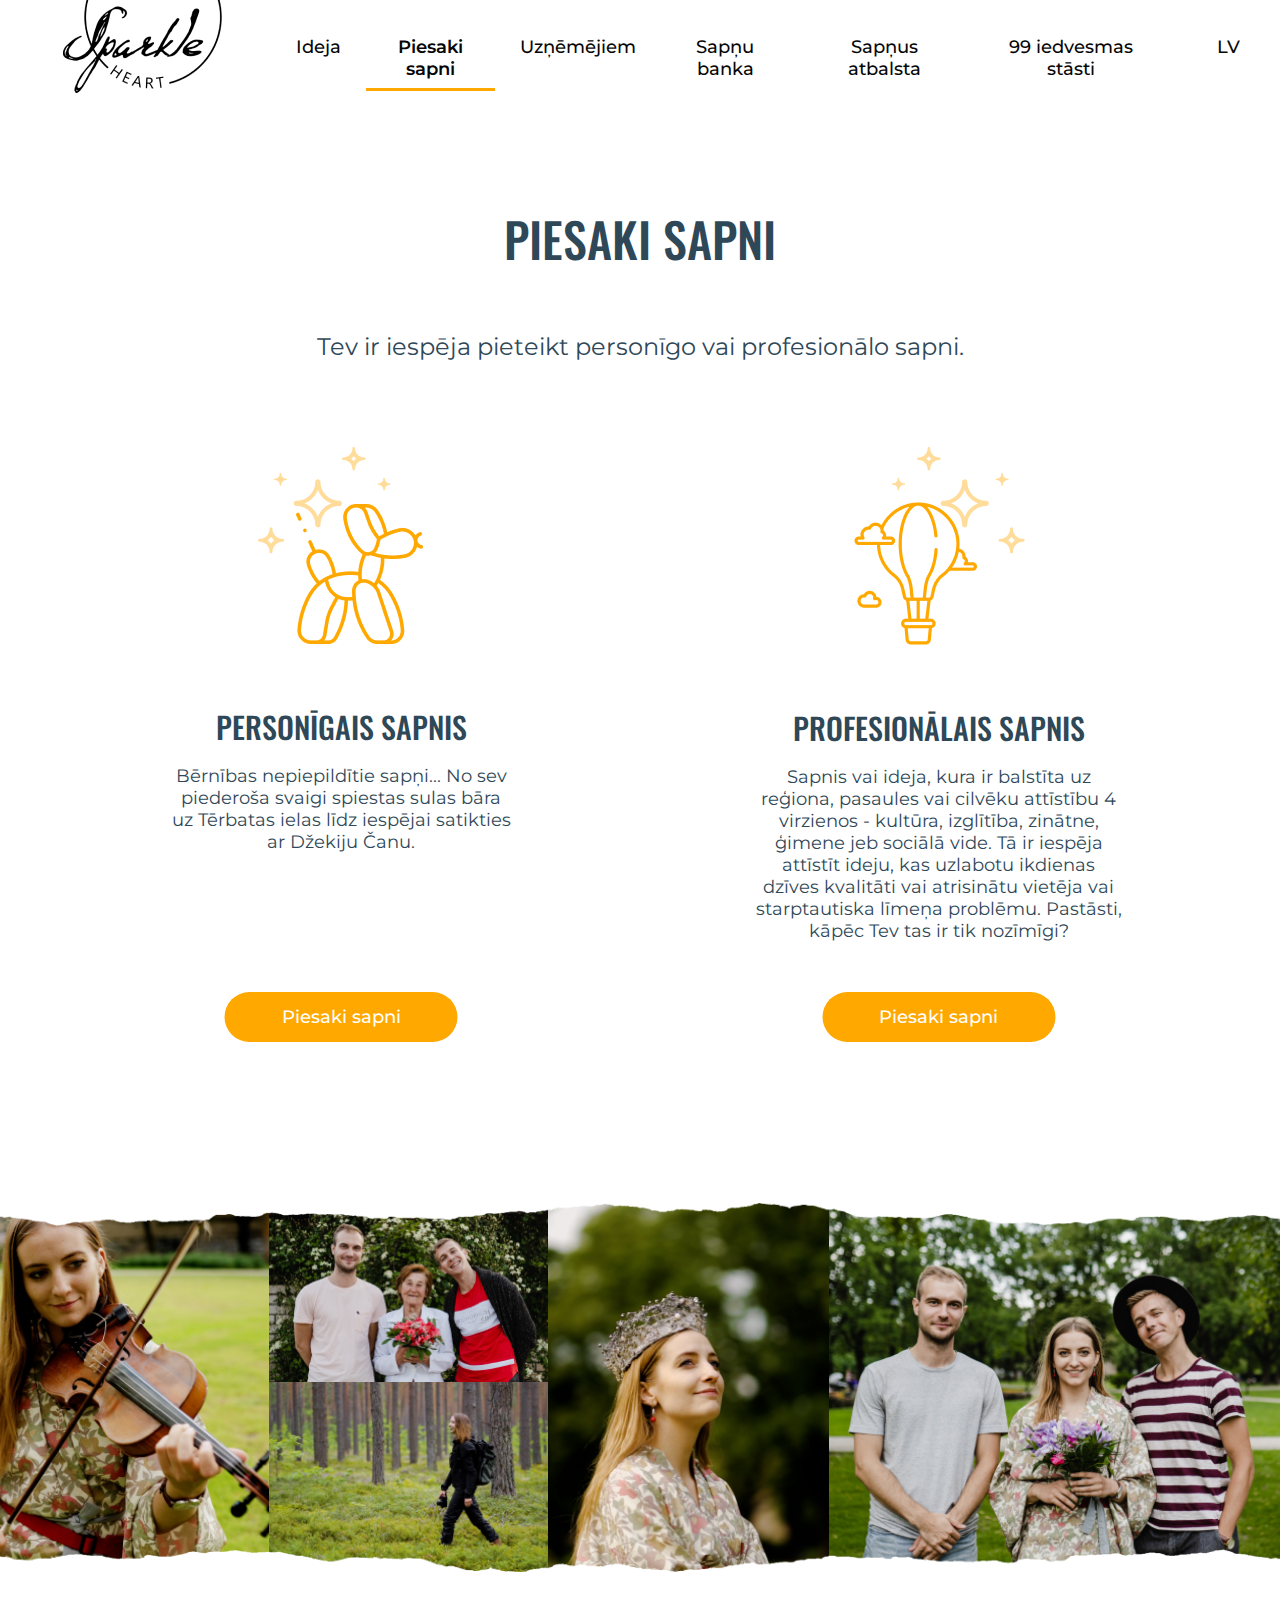
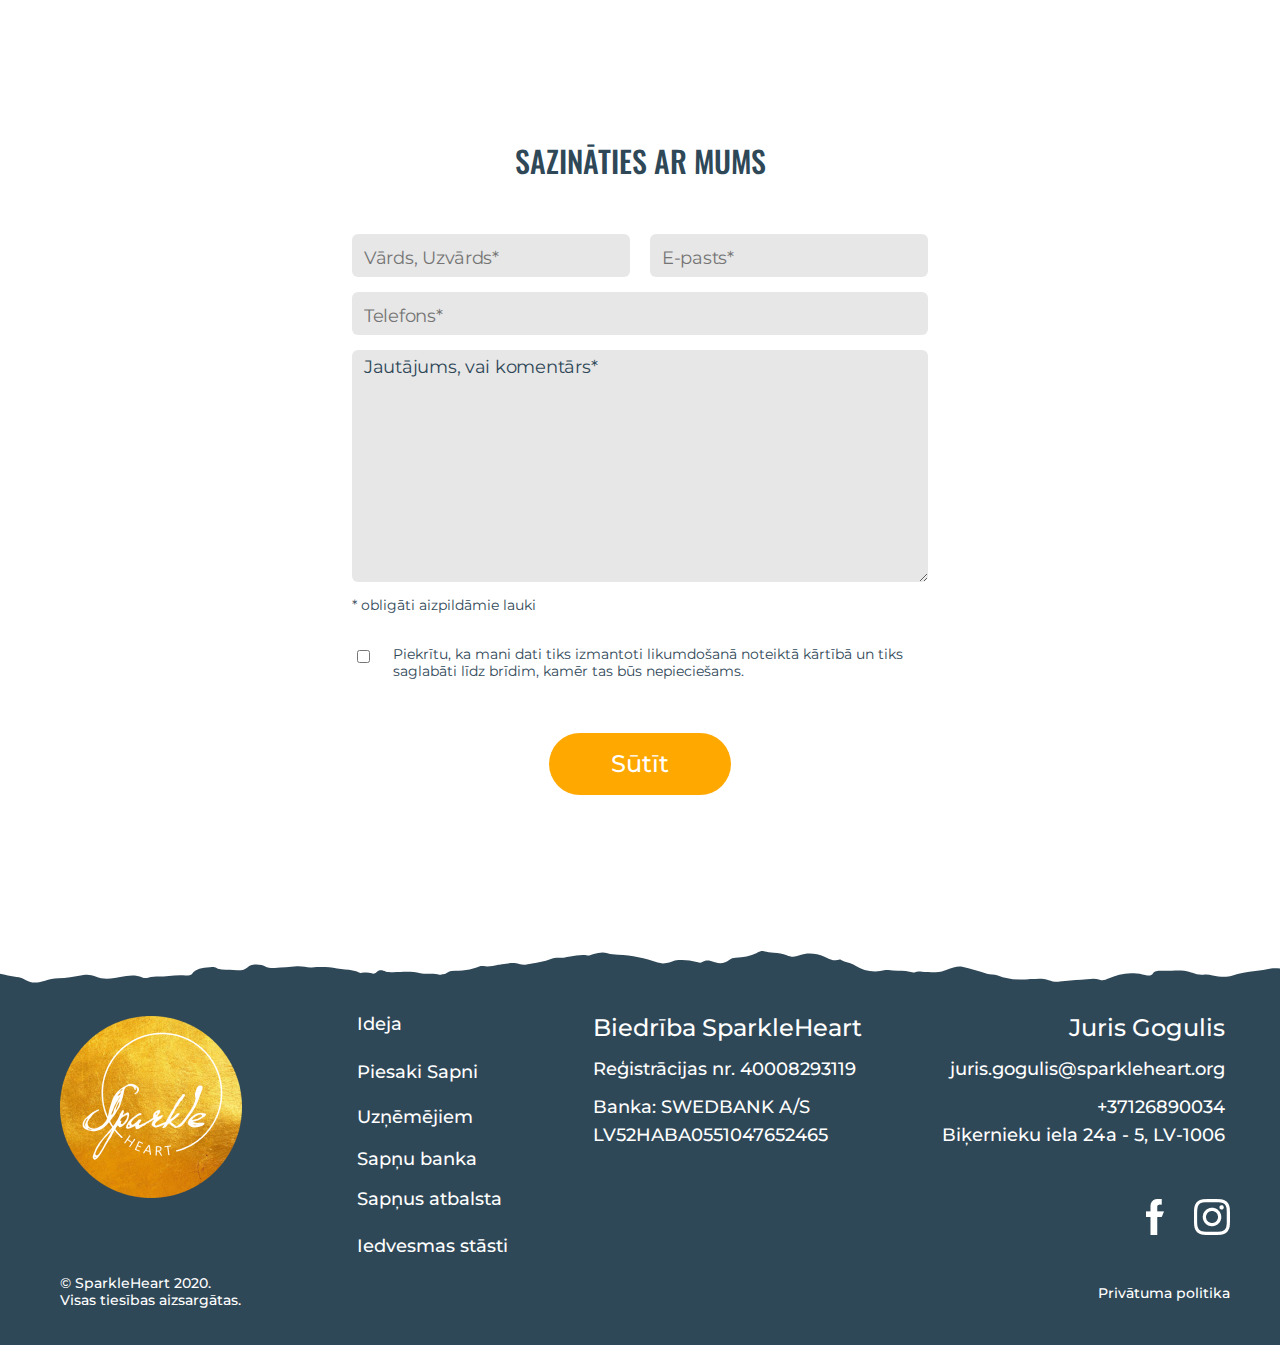
<file: piesaki-sapni.html>
<!DOCTYPE html>
<html lang="lv">

<head>
  <meta charset="UTF-8">
  <meta name="viewport" content="width=device-width, initial-scale=1.0">
  <title>Piesaki sapni</title>
  <link rel="icon" type="image/png" href="./assets/img/Intersect.png" sizes="16x16" />
  <link rel="icon" type="image/png" href="./assets/img/Intersect (1).png" sizes="32x32" />
  <link rel="icon" type="image/png" href="./assets/img/Intersect (2).png" sizes="96x96" />
  <link rel="stylesheet" href="https://stackpath.bootstrapcdn.com/bootstrap/4.5.2/css/bootstrap.min.css"
    integrity="sha384-JcKb8q3iqJ61gNV9KGb8thSsNjpSL0n8PARn9HuZOnIxN0hoP+VmmDGMN5t9UJ0Z" crossorigin="anonymous" />
  <link rel="stylesheet" href="./assets/css/ideja.css" />
  <link rel="stylesheet" href="./assets/css/piesaki-sapni.css" />
  <link href="https://fonts.googleapis.com/css2?family=Montserrat:wght@400;500&family=Oswald:wght@500&display=swap"
    rel="stylesheet" />
  <link href="https://fonts.googleapis.com/css2?family=Montserrat:wght@600&display=swap" rel="stylesheet">
  <script src id="myScript"></script>
  <script src="./assets/js/theme.js" defer></script>
</head>

<body>
  <nav class="navbar navbar-expand-lg navbar-light">
    <a class="navbar-brand" href="./index.html"><img src="./assets/img/BlackLogo.png" alt="" /></a>
    <button class="navbar-toggler" type="button" data-toggle="collapse" data-target="#navbarSupportedContent"
      aria-controls="navbarSupportedContent" aria-expanded="false" aria-label="Toggle navigation" onclick="openNav()">
      <span class="navbar-toggler-icon"></span>
    </button>

    <div class="collapse navbar-collapse" id="navbarSupportedContent">
      <ul class="navbar-nav mr-auto">
        <li class="nav-item">
          <a class="nav-link" href="./ideja.html">Ideja</a>
        </li>
        <li class="nav-item">
          <a class="nav-link active-link" href="#">Piesaki sapni</a>
        </li>
        <li class="nav-item">
          <a class="nav-link" href="./uznemejiem.html">Uzņēmējiem</a>
        </li>
        <li class="nav-item">
          <a class="nav-link" href="./banka.html">Sapņu banka</a>
        </li>
        <li class="nav-item">
          <a class="nav-link" href="./sapnus-atbalsta.html">Sapņus atbalsta</a>
        </li>
        <li class="nav-item">
          <a class="nav-link" href="./stasti.html">99 iedvesmas stāsti</a>
        </li>
        <li class="nav-item language">
          <a class="nav-link" href="#">LV</a>
        </li>
      </ul>
    </div>
  </nav>
  <div id="myNav" class="overlay">
    <a href="./index.html">
      <img class="overlay-logo" src="./assets/img/BlackLogo.png" alt="logo">
    </a>
    <!-- Button to close the overlay navigation -->
    <a href="javascript:void(0)" class="closebtn" onclick="closeNav()">&times;</a>

    <!-- Overlay content -->
    <div class="overlay-content">
      <a href="./ideja.html">Ideja</a>
      <a href="#">Piesaki sapni</a>
      <a href="./uznemejiem.html">Uzņēmējiem</a>
      <a href="./banka.html">Sapņu banka</a>
      <a href="./sapnus-atbalsta.html">Sapņus atbalsta</a>
      <a href="./stasti.html">99 iedvesmas stāsti</a>
    </div>
  </div>

  <span id="section5"></span>

  <section class="p-s-section-one">
    <a onclick=smoothScroll() class="fixed-anchor-link" id="upArrow"><svg width="1em" height="1em" viewBox="0 0 16 16"
      class="bi bi-arrow-down-square" fill="currentColor" xmlns="http://www.w3.org/2000/svg">
      <path fill-rule="evenodd"
        d="M14 1H2a1 1 0 0 0-1 1v12a1 1 0 0 0 1 1h12a1 1 0 0 0 1-1V2a1 1 0 0 0-1-1zM2 0a2 2 0 0 0-2 2v12a2 2 0 0 0 2 2h12a2 2 0 0 0 2-2V2a2 2 0 0 0-2-2H2z" />
      <path fill-rule="evenodd"
        d="M8 4a.5.5 0 0 1 .5.5v5.793l2.146-2.147a.5.5 0 0 1 .708.708l-3 3a.5.5 0 0 1-.708 0l-3-3a.5.5 0 1 1 .708-.708L7.5 10.293V4.5A.5.5 0 0 1 8 4z" />
    </svg></a>
    <h1 class="heading-one">PIESAKI SAPNI</h1>
    <p class="text-one">Tev ir iespēja pieteikt personīgo vai profesionālo sapni.
    </p>
    <div class="p-s-wrapper">
      <div class="row">
        <div class="col-lg">
          <img src="./assets/img/Group 12.png" alt="dog">
          <p class="p-s-heading">PERSONĪGAIS SAPNIS</p>
          <p class="text-two left">Bērnības nepiepildītie sapņi...
            No sev piederoša svaigi spiestas sulas bāra uz Tērbatas ielas līdz iespējai satikties ar Džekiju Čanu.</p>
          <button class="button">Piesaki sapni</button>
        </div>
        <div class="col-lg">
          <img src="./assets/img/Group 13.png" alt="baloon">
          <p class="p-s-heading">PROFESIONĀLAIS SAPNIS</p>
          <p class="text-two right">Sapnis vai ideja, kura ir balstīta uz reģiona,
            pasaules vai cilvēku attīstību 4 virzienos - kultūra, izglītība, zinātne, ģimene jeb sociālā vide.
            Tā ir iespēja attīstīt ideju, kas uzlabotu ikdienas dzīves kvalitāti vai atrisinātu vietēja vai
            starptautiska līmeņa problēmu.
            Pastāsti, kāpēc Tev tas ir tik nozīmīgi?</p>
          <button class="button">Piesaki sapni</button>
        </div>
      </div>
    </div>
  </section>

  <section class="p-s-section-two">
    <img class="ripped-border" src="./assets/img/ripped.png" alt="ripped=border">
    <div class="images">
      <div class="firstImg"></div>
      <div class="secondCol">
        <div class="secondImg"></div>
        <div class="thirdImg"></div>
      </div>
      <div class="fourthImg"></div>
      <div class="fifthImg"></div>
    </div>
    <img class="ripped-border2" src="./assets/img/ripped 6 8.png" alt="ripped=border">
  </section>

  <section class="p-s-section-three">
    <h2>SAZINĀTIES AR MUMS</h2>
    <form action="">
      <div class="form-wrapper">
        <div class="row">
          <div class="col-md left-column">
            <input type="text" placeholder="Vārds, Uzvārds*" class="text-input" />
          </div>
          <div class="col-md right-column">
            <input type="text" placeholder="E-pasts*" class="text-input" />
          </div>
        </div>
        <input type="text" placeholder="Telefons*" class="text-input" />
        <textarea>Jautājums, vai komentārs*</textarea>
        <p class="form-text">* obligāti aizpildāmie lauki</p>
        <label for="checkbox" class="form-text"><input type="checkbox" class="checkbox" /><span>Piekrītu, ka mani dati
            tiks izmantoti likumdošanā noteiktā
            kārtībā un tiks saglabāti līdz brīdim, kamēr tas būs
            nepieciešams.</span></label>
        <button>Sūtīt</button>
      </div>
    </form>
  </section>

  <footer id="footer">
    <svg class="blue-border" width="100%" height="69" viewBox="0 0 1366 69" preserveAspectRatio="none" fill="none"
      xmlns="http://www.w3.org/2000/svg">
      <path fill-rule="evenodd" clip-rule="evenodd"
        d="M0 0L5.45058e-07 59.6772C1.79161 60.0378 3.56151 60.4451 5.32943 60.852L5.32949 60.852C9.3978 61.7884 13.4556 62.7224 17.7433 63.078C21.0554 63.4181 23.6579 64.0983 26.2602 65.4586C30.7552 67.8392 35.4868 69.3695 41.6378 68.1793C43.8377 67.7431 45.9404 67.1845 48.0394 66.6269L48.0406 66.6265C52.487 65.4452 56.9169 64.2683 62.2201 64.2683C70.526 64.2683 79.2579 62.7373 87.6073 61.2733L87.8259 61.235C88.2024 61.169 88.5786 61.103 88.9533 61.0375C93.6849 60.1873 97.7067 60.8675 101.965 62.5679C108.353 65.1185 114.977 65.1185 122.311 64.0983C124.318 63.8167 126.336 63.4478 128.362 63.0773C136.123 61.658 144.003 60.217 151.883 63.5881C153.539 64.2683 156.141 64.2683 158.034 63.7582C161.921 62.7865 165.807 62.6824 169.694 62.5783L169.696 62.5782C171.25 62.5366 172.804 62.495 174.358 62.3979C176.294 62.2713 178.23 62.103 180.17 61.9343L180.172 61.9341L180.173 61.9341L180.173 61.934C186.054 61.4227 191.968 60.9084 198.016 61.5476C200.145 61.7177 203.93 61.2076 204.64 60.1873C208.898 54.5759 215.759 53.7257 223.566 53.2156C223.849 53.1987 224.129 53.18 224.407 53.1616L224.412 53.1613C226.922 52.9945 229.221 52.8417 231.136 54.0658C232.793 55.0861 234.685 55.4261 236.814 55.4261C239.535 55.5112 242.256 55.6812 244.976 55.8513C247.697 56.0213 250.418 56.1913 253.138 56.2764C257.633 56.4464 261.655 55.5962 264.731 52.8755C266.15 51.5152 268.043 51.1751 270.172 50.835C275.14 50.1548 279.872 51.0051 284.13 52.8755C287.205 54.0658 289.808 54.0658 293.12 53.8958C297.023 53.5557 300.986 53.3431 304.949 53.1306C308.911 52.918 312.874 52.7055 316.778 52.3654C319.617 52.0992 322.393 52.4813 325.137 52.8593L325.138 52.8594C327.652 53.2055 330.141 53.5482 332.628 53.3857C341.855 52.7055 350.845 52.7055 359.835 54.576C362.567 55.1115 365.444 55.3347 368.334 55.5589C373.702 55.9753 379.116 56.3953 383.729 58.827C384.21 59.0576 384.801 58.9754 385.352 58.8987C385.614 58.8622 385.867 58.827 386.095 58.827C389.644 58.4869 393.192 58.1468 396.741 59.3371C398.397 60.0173 400.526 59.5072 401.472 58.4869C404.548 55.2561 408.097 55.9363 411.882 57.6367C412.828 58.0901 413.775 58.0901 414.791 58.0901C415.299 58.0901 415.825 58.0901 416.377 58.1468C419.921 58.26 423.492 58.1471 427.071 58.0339C434.243 57.807 441.45 57.579 448.552 59.1671C451.706 59.8958 454.967 59.8534 458.233 59.811C461.827 59.7643 465.427 59.7176 468.897 60.6974C469.594 60.8977 470.372 60.7443 471.184 60.5842C471.751 60.4724 472.335 60.3574 472.919 60.3574C474.834 60.1853 476.265 59.3169 477.609 58.5007C478.922 57.7037 480.153 56.9565 481.672 56.9565C492.318 56.6165 502.728 56.1063 512.191 52.1954C513.137 51.8553 514.557 51.8553 515.74 52.0253C520.927 52.9201 525.932 51.9839 530.914 51.0518C531.322 50.9756 531.729 50.8994 532.137 50.8242C532.428 50.7704 532.719 50.7173 533.01 50.665C533.92 50.5342 534.83 50.3954 535.739 50.2565C540.744 49.4928 545.749 48.7291 550.753 49.3047C551.91 49.4605 552.978 49.6958 554.032 49.9279C556.427 50.4555 558.751 50.9673 561.872 50.495C563.848 50.1399 565.837 49.8122 567.827 49.4844C574.413 48.3996 581.009 47.313 587.186 45.2237C590.735 44.0334 594.047 43.6933 597.595 43.8633C599.015 43.8633 600.198 43.8633 601.617 43.6933C603.91 43.4108 606.203 43.0109 608.506 42.6093L608.507 42.6091L608.509 42.6086C614.522 41.5599 620.603 40.4993 626.931 41.4828C628.193 41.7095 629.244 41.3316 630.296 40.9537C630.822 40.7648 631.347 40.5759 631.899 40.4625C632.5 40.325 633.105 40.1807 633.712 40.0357L633.72 40.0338C638.369 38.9235 643.204 37.769 648.223 39.2722C652.008 40.2924 655.557 40.6325 659.579 40.8026C674.483 41.1427 688.441 44.3735 701.926 48.6245C705.475 49.6447 708.314 49.6447 711.626 48.9646C713.318 48.6267 714.936 48.1545 716.538 47.6868L716.539 47.6866C718.968 46.9776 721.362 46.2788 723.928 46.0739C730.552 45.5638 737.176 46.2439 743.564 47.9443C743.679 47.9799 743.798 48.0171 743.92 48.0552C745.545 48.5639 747.685 49.2336 749.005 48.2844C753.59 45.4598 757.772 46.69 762.109 47.9658L762.114 47.9675C762.475 48.0736 762.837 48.18 763.2 48.2844C768.878 50.1549 774.082 49.1346 778.577 45.7338C780.234 44.3735 782.363 43.6933 784.965 43.6933C793.009 43.3532 800.816 42.1629 807.677 38.9321C808.111 38.7587 808.555 38.55 809.013 38.3347C810.8 37.4944 812.799 36.5549 815.247 37.2317C818.623 38.114 822.22 38.3923 825.828 38.6714C830.563 39.0377 835.318 39.4054 839.615 41.1427C844.109 43.0131 847.895 43.1832 853.336 41.3127C861.853 38.252 871.079 39.2722 879.833 42.6731C880.605 42.9903 881.372 43.3322 882.141 43.6751C886.318 45.5378 890.562 47.4306 896.157 45.5638C896.348 45.4265 896.847 45.6218 897.281 45.7916C897.385 45.8321 897.485 45.8711 897.576 45.9038C899.737 47.0484 902.227 47.7999 904.728 48.5552C907.43 49.3709 910.147 50.1909 912.48 51.5152C921.944 57.1266 932.826 58.9971 944.892 56.1064C945.531 55.9915 946.278 56.0318 946.987 56.0701L946.988 56.0701C947.328 56.0885 947.66 56.1064 947.967 56.1064C951.221 56.4856 954.573 56.5594 957.939 56.6335C963.625 56.7586 969.35 56.8846 974.7 58.4869C975.174 58.657 976.12 58.4869 976.593 58.3169C978.391 57.168 980.358 57.3533 982.352 57.5411L982.356 57.5416C982.722 57.576 983.088 57.6104 983.454 57.6367C985.82 57.7217 988.126 57.8493 990.433 57.9768L990.433 57.9768C992.74 58.1044 995.046 58.2319 997.412 58.3169C1002.55 58.555 1006.87 57.0433 1011.19 55.5316C1013.04 54.8838 1014.89 54.2359 1016.81 53.7258C1017.09 53.6549 1017.36 53.5829 1017.64 53.5109C1020.68 52.7185 1023.71 51.9262 1026.75 52.7055C1035.74 54.746 1044.49 56.9566 1053.24 59.6772C1055.06 60.2487 1056.93 60.3499 1058.81 60.4511C1060.84 60.5607 1062.87 60.6704 1064.84 61.3777C1075.01 65.1186 1086.13 66.1388 1097.72 65.2886C1098.62 65.2239 1099.52 65.1511 1100.43 65.0779C1106.67 64.5744 1113.05 64.0601 1119.25 66.1388C1122.32 67.1591 1126.35 68.0093 1129.9 67.6692L1130.72 67.5818C1138.47 66.7615 1146.02 65.963 1153.79 65.7987C1155.84 65.7461 1157.89 65.4818 1159.94 65.2175L1159.94 65.2173C1164.51 64.6274 1169.09 64.0376 1173.66 65.7987C1176.97 66.989 1180.05 65.7987 1182.89 64.6085C1191.41 61.3777 1199.92 58.657 1210.1 59.3372C1214.33 59.4974 1218.15 60.2617 1222.14 61.0608L1222.87 61.2076C1225.71 61.7177 1228.78 62.0578 1230.2 59.8473C1232.1 56.9566 1235.17 56.7865 1238.48 56.7865C1239.83 56.7865 1241.17 56.8054 1242.51 56.8243C1245.19 56.8621 1247.87 56.8999 1250.55 56.7865C1257.17 56.2764 1263.33 56.2764 1269.71 57.9768C1270.62 58.2375 1271.53 58.5231 1272.44 58.8098C1276.27 60.0192 1280.17 61.2473 1284.38 60.6975C1287.69 60.3574 1291 60.6975 1294.08 61.3777C1300.94 62.738 1308.51 63.5882 1314.66 61.7177C1322.71 59.0807 1331.17 58.0771 1339.55 57.0831C1345.22 56.4106 1350.86 55.7425 1356.3 54.576C1359.61 53.8958 1362.92 54.2359 1366 54.576V0H0Z" />
    </svg>
    <div class="container-fluid">
      <div class="row">
        <div class="col-md">
          <img src="./assets/img/GoldenV2Logo 3.png" alt="sparkleheart-logo" class="golden-logo" />
        </div>
        <div class="col-md links">
          <a href="./ideja.html" class="ideja">Ideja</a>
          <a href="./piesaki-sapni.html" class="link2">Piesaki Sapni</a>
          <a href="./uznemejiem.html" class="link3">Uzņēmējiem</a>
          <a href="./banka.html" class="link4">Sapņu banka</a>
          <a href="./sapnus-atbalsta.html" class="link5">Sapņus atbalsta</a>
          <a href="./stasti.html" class="link2">Iedvesmas stāsti</a>
        </div>
        <div class="col-md info1">
          <p class="heading">Biedrība SparkleHeart</p>
          <p class="footer-text">Reģistrācijas nr. 40008293119</p>
          <p class="footer-text">Banka: SWEDBANK A/S</p>
          <p class="footer-text account">LV52HABA0551047652465</p>
        </div>
        <div class="col-md info2">
          <p class="heading">Juris Gogulis</p>
          <p class="footer-text">juris.gogulis@sparkleheart.org</p>
          <p class="footer-text">+37126890034</p>
          <p class="footer-text adress">Biķernieku iela 24a - 5, LV-1006</p>
          <img src="./assets/img/icon2.png" alt="instagram" class="insticon" />
          <img src="./assets/img/icon1.png" alt="facebook" class="fbicon" />
        </div>
      </div>
    </div>
    <div class="footer">
      <p class="copyright">
        © SparkleHeart 2020. <br />Visas tiesības aizsargātas.
      </p>
      <a href="#" class="politika">Privātuma politika</a>
      <div></div>
    </div>
  </footer>
</body>

</html>
</file>
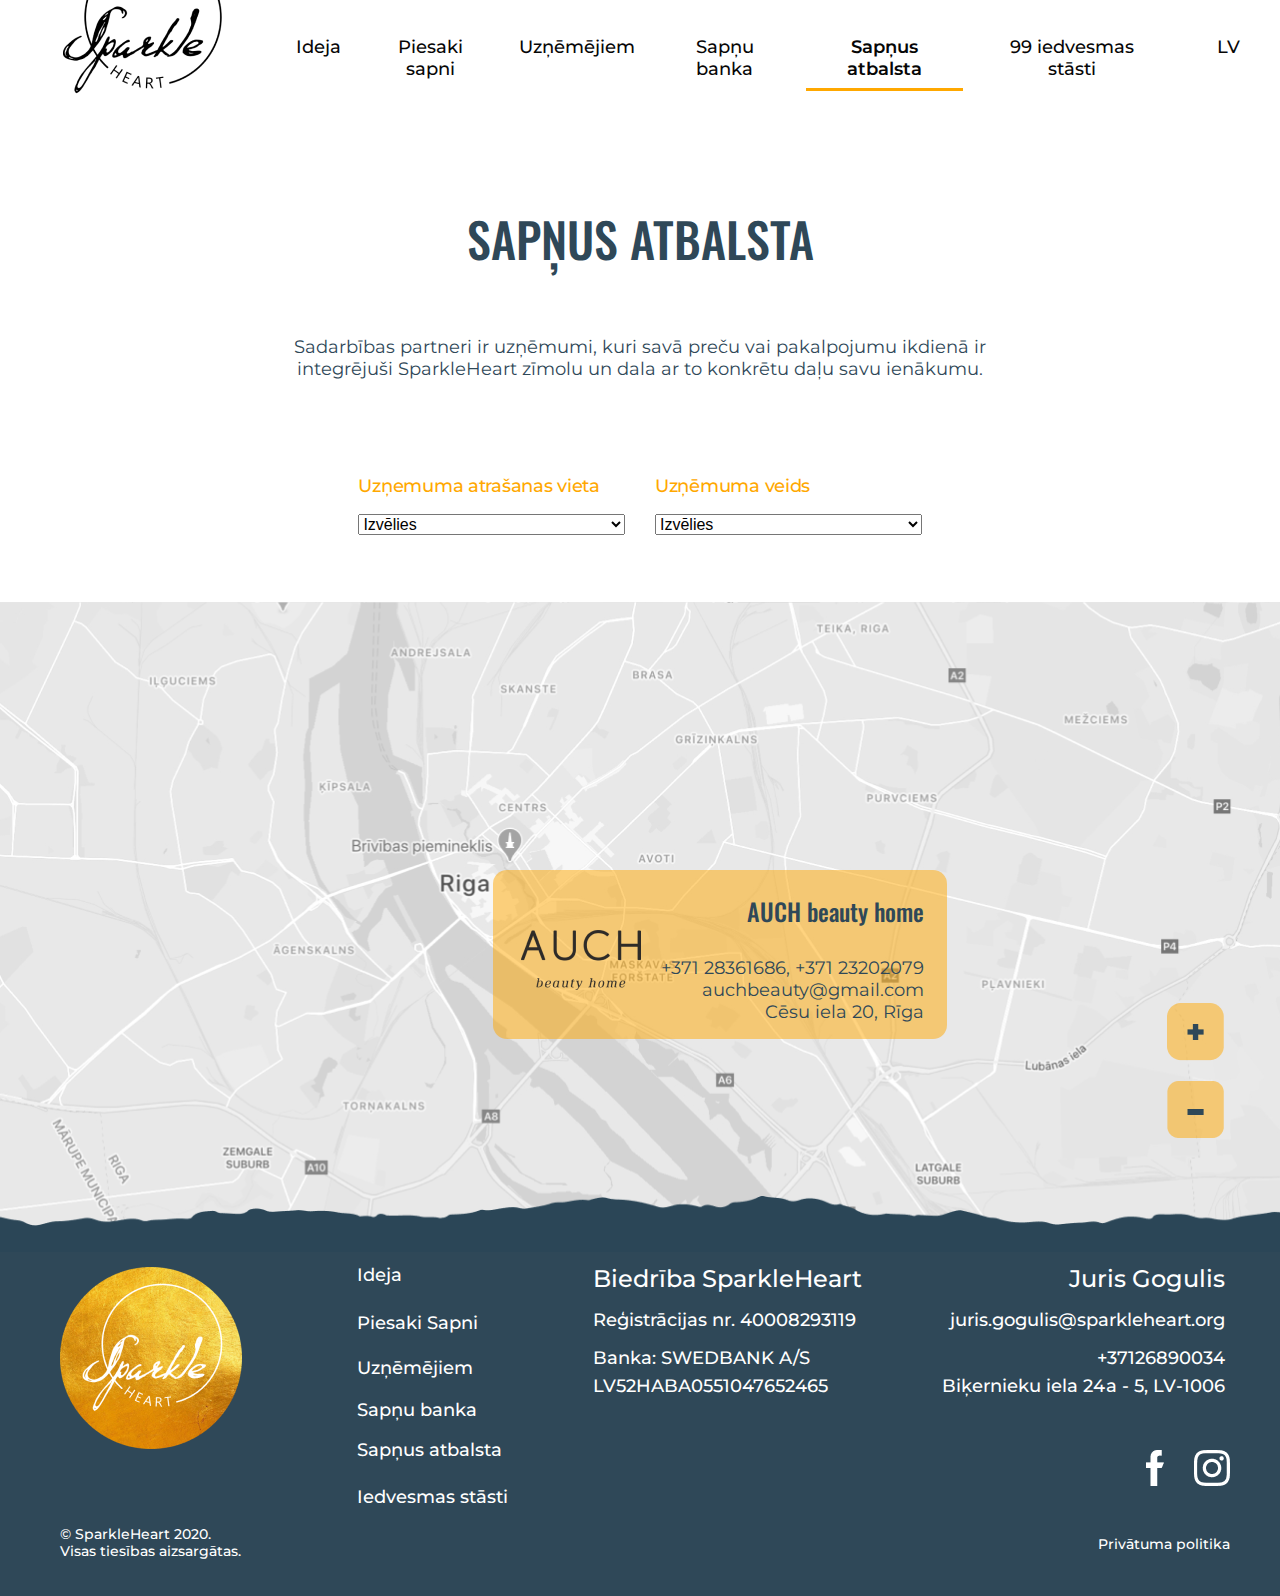
<file: sapnus-atbalsta.html>
<!DOCTYPE html>
<html lang="lv">

<head>
    <meta charset="UTF-8">
    <meta name="viewport" content="width=device-width, initial-scale=1.0">
    <title>Piesaki sapni</title>
    <link rel="icon" type="image/png" href="./assets/img/Intersect.png" sizes="16x16" />
    <link rel="icon" type="image/png" href="./assets/img/Intersect (1).png" sizes="32x32" />
    <link rel="icon" type="image/png" href="./assets/img/Intersect (2).png" sizes="96x96" />
    <link rel="stylesheet" href="https://stackpath.bootstrapcdn.com/bootstrap/4.5.2/css/bootstrap.min.css"
        integrity="sha384-JcKb8q3iqJ61gNV9KGb8thSsNjpSL0n8PARn9HuZOnIxN0hoP+VmmDGMN5t9UJ0Z" crossorigin="anonymous" />
    <link rel="stylesheet" href="./assets/css/ideja.css" />
    <link rel="stylesheet" href="./assets/css/uznemejiem.css" />
    <link rel="stylesheet" href="./assets/css/sapnus-atbalsta.css" />
    <link href="https://fonts.googleapis.com/css2?family=Montserrat:wght@400;500&family=Oswald:wght@500&display=swap"
        rel="stylesheet" />
    <link href="https://fonts.googleapis.com/css2?family=Montserrat:wght@600&display=swap" rel="stylesheet">
    <script src="./assets/js/theme.js" defer></script>
</head>

<body>
    <nav class="navbar navbar-expand-lg navbar-light">
        <a class="navbar-brand" href="./index.html"><img src="./assets/img/BlackLogo.png" alt="" /></a>
        <button class="navbar-toggler" type="button" data-toggle="collapse" data-target="#navbarSupportedContent"
            aria-controls="navbarSupportedContent" aria-expanded="false" aria-label="Toggle navigation"
            onclick="openNav()">
            <span class="navbar-toggler-icon"></span>
        </button>

        <div class="collapse navbar-collapse" id="navbarSupportedContent">
            <ul class="navbar-nav mr-auto">
                <li class="nav-item">
                    <a class="nav-link" href="./ideja.html">Ideja</a>
                </li>
                <li class="nav-item">
                    <a class="nav-link" href="./piesaki-sapni.html">Piesaki sapni</a>
                </li>
                <li class="nav-item">
                    <a class="nav-link" href="./uznemejiem.html">Uzņēmējiem</a>
                </li>
                <li class="nav-item">
                    <a class="nav-link" href="./banka.html">Sapņu banka</a>
                </li>
                <li class="nav-item">
                    <a class="nav-link active-link" href="#">Sapņus atbalsta</a>
                </li>
                <li class="nav-item">
                    <a class="nav-link" href="./stasti.html">99 iedvesmas stāsti</a>
                </li>
                <li class="nav-item language">
                    <a class="nav-link" href="#">LV</a>
                </li>
            </ul>
        </div>
    </nav>
    <div id="myNav" class="overlay">
        <a href="./index.html">
            <img class="overlay-logo" src="./assets/img/BlackLogo.png" alt="logo">
        </a>
        <!-- Button to close the overlay navigation -->
        <a href="javascript:void(0)" class="closebtn" onclick="closeNav()">&times;</a>

        <!-- Overlay content -->
        <div class="overlay-content">
            <a href="./ideja.html">Ideja</a>
            <a href="./piesaki-sapni.html">Piesaki sapni</a>
            <a href="./uznemejiem.html">Uzņēmējiem</a>
            <a href="./banka.html">Sapņu banka</a>
            <a href="#">Sapņus atbalsta</a>
            <a href="./stasti.html">99 iedvesmas stāsti</a>
        </div>
    </div>

    <section class="sa-section-one">
        <h1 class="heading-one">SAPŅUS ATBALSTA</h1>
        <p class="text-two">
            Sadarbības partneri ir uzņēmumi,
            kuri savā preču vai pakalpojumu ikdienā ir integrējuši SparkleHeart zīmolu un dala ar to konkrētu daļu savu
            ienākumu.
        </p>
        <div class="wrapper">
            <div class="row">
                <div class="col-lg">
                    <p class="select-header">Uzņemuma atrašanas vieta</p>
                    <select name="" id="">
                        <option value="" disabled selected>Izvēlies</option>
                        <option value="">Rīga</option>
                        <option value="">Jelgava</option>
                        <option value="">Ogre</option>
                    </select>
                </div>
                <div class="col-lg">
                    <p class="select-header">Uzņēmuma veids</p>
                    <select name="" id="">
                        <option value="" disabled selected>Izvēlies</option>
                        <option value="">Ēdināšana</option>
                    </select>
                </div>
            </div>
        </div>
    </section>

    <section class="sa-section-two">
        <div class="map-info">
            <div class="row">
                <div class="col-xl-4">
                    <img src="./assets/img/AUCHlogo 1.png" alt="logo">
                </div>
                <div class="col-xl-8">
                    <h3>AUCH beauty home</h3>
                    <p class="text-two">+371 28361686, +371 23202079 <br>
                        auchbeauty@gmail.com <br>
                        Cēsu iela 20, Rīga</p>
                </div>
            </div>
        </div>
        <div class="plus-minus">
            <div class="plus">
                <img class="plus" src="./assets/img/+.png" alt="plus">
            </div>
            <div class="minus">
                <img class="minus" src="./assets/img/-.png" alt="minus">
            </div>
        </div>
        <img class="blue-border" src="./assets/img/rsz_footer.png" alt="border">
    </section>

    <footer id="footer">
        <div class="container-fluid">
            <div class="row">
                <div class="col-md">
                    <img src="./assets/img/GoldenV2Logo 3.png" alt="sparkleheart-logo" class="golden-logo" />
                </div>
                <div class="col-md links">
                    <a href="./ideja.html" class="ideja">Ideja</a>
                    <a href="./piesaki-sapni.html" class="link2">Piesaki Sapni</a>
                    <a href="./uznemejiem.html" class="link3">Uzņēmējiem</a>
                    <a href="./banka.html" class="link4">Sapņu banka</a>
                    <a href="./sapnus-atbalsta.html" class="link5">Sapņus atbalsta</a>
                    <a href="./stasti.html" class="link2">Iedvesmas stāsti</a>
                </div>
                <div class="col-md info1">
                    <p class="heading">Biedrība SparkleHeart</p>
                    <p class="footer-text">Reģistrācijas nr. 40008293119</p>
                    <p class="footer-text">Banka: SWEDBANK A/S</p>
                    <p class="footer-text account">LV52HABA0551047652465</p>
                </div>
                <div class="col-md info2">
                    <p class="heading">Juris Gogulis</p>
                    <p class="footer-text">juris.gogulis@sparkleheart.org</p>
                    <p class="footer-text">+37126890034</p>
                    <p class="footer-text adress">Biķernieku iela 24a - 5, LV-1006</p>
                    <img src="./assets/img/icon2.png" alt="instagram" class="insticon" />
                    <img src="./assets/img/icon1.png" alt="facebook" class="fbicon" />
                </div>
            </div>
        </div>
        <div class="footer">
            <p class="copyright">
                © SparkleHeart 2020. <br />Visas tiesības aizsargātas.
            </p>
            <a href="#" class="politika">Privātuma politika</a>
            <div></div>
        </div>
    </footer>
</body>

</html>
</file>
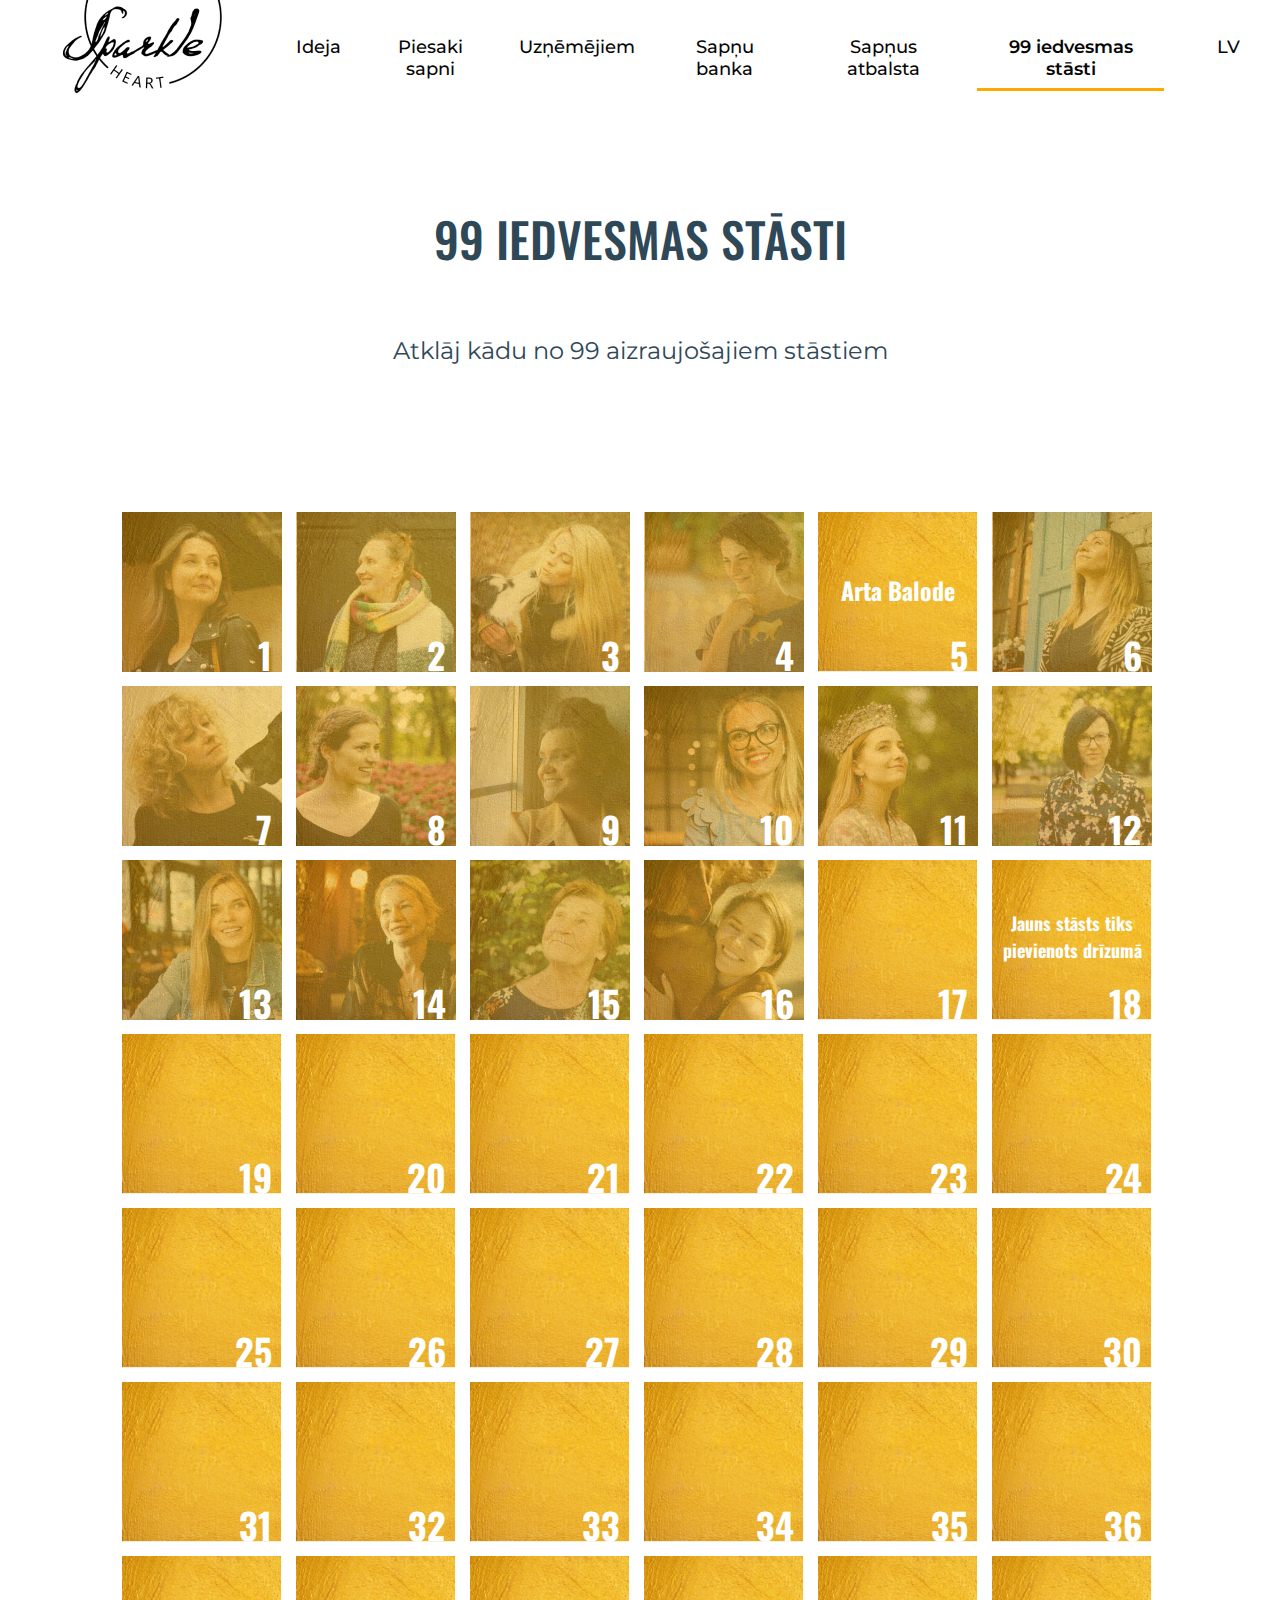
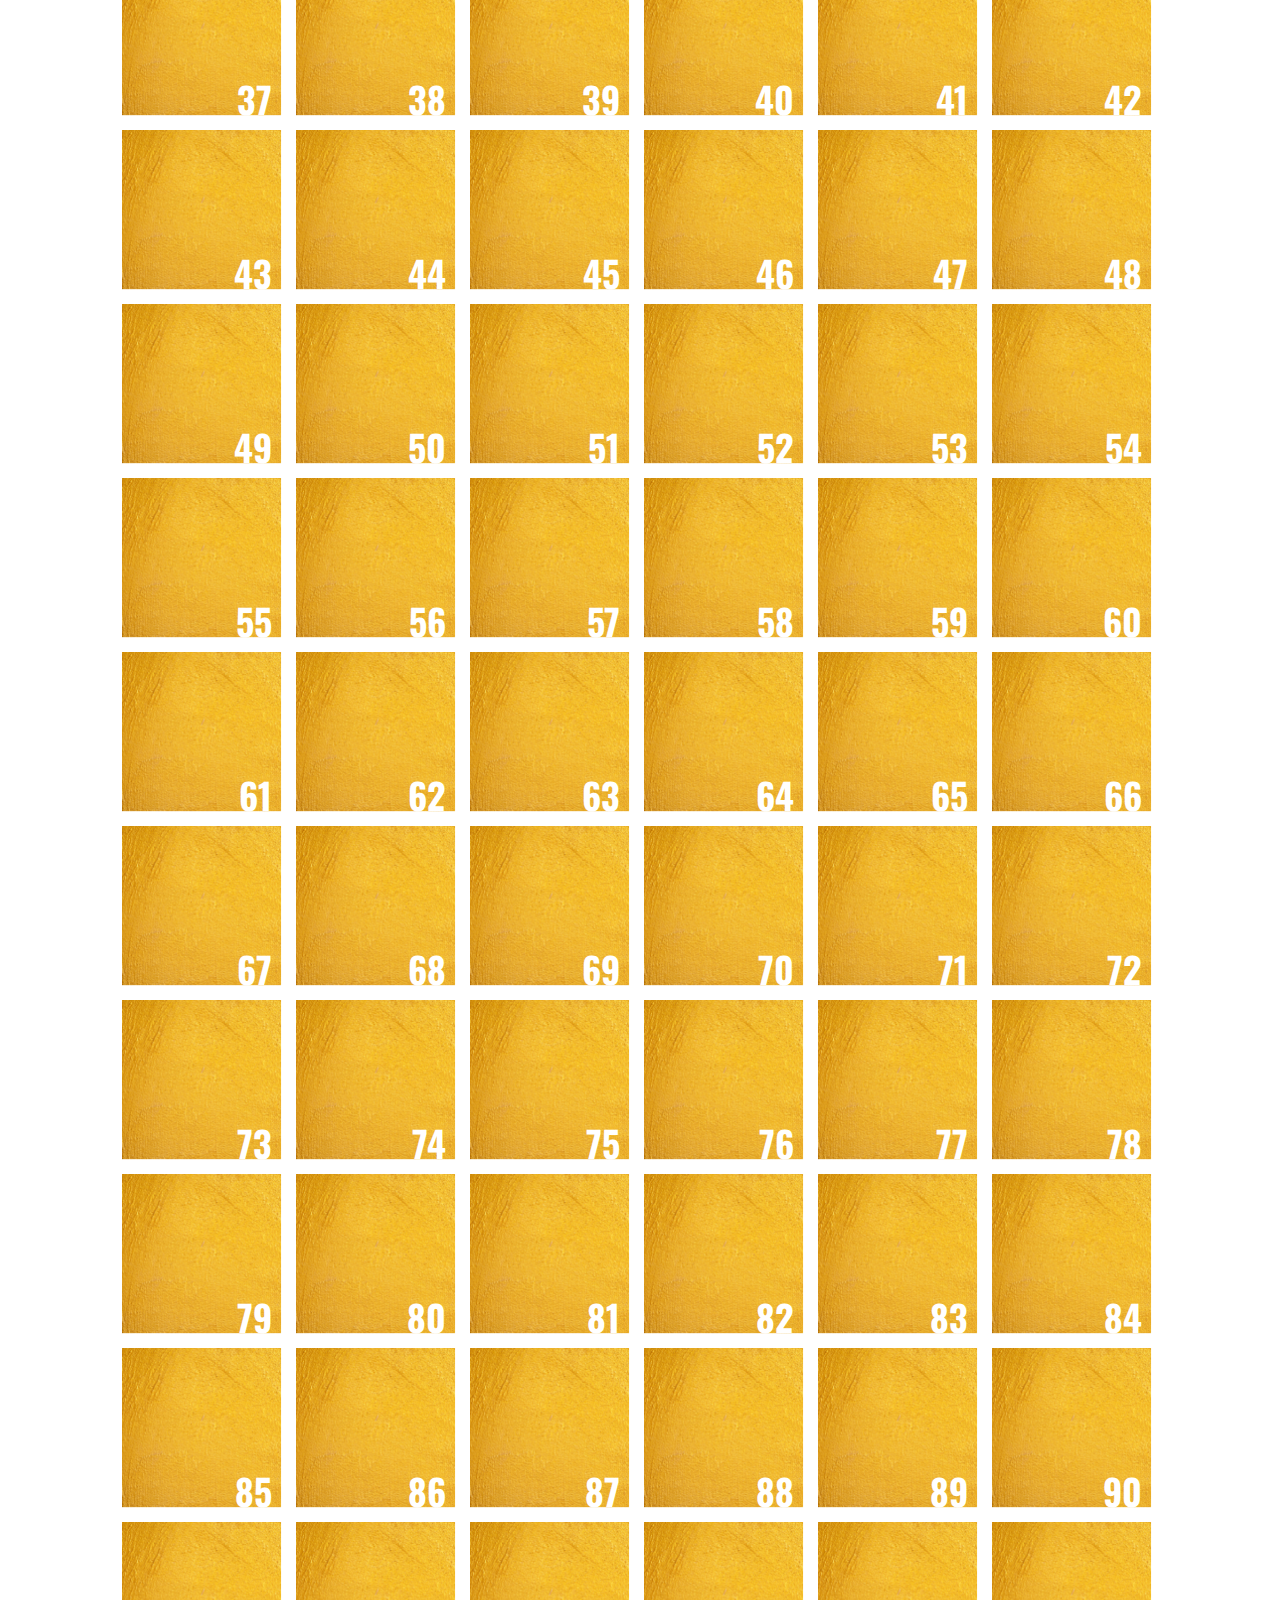
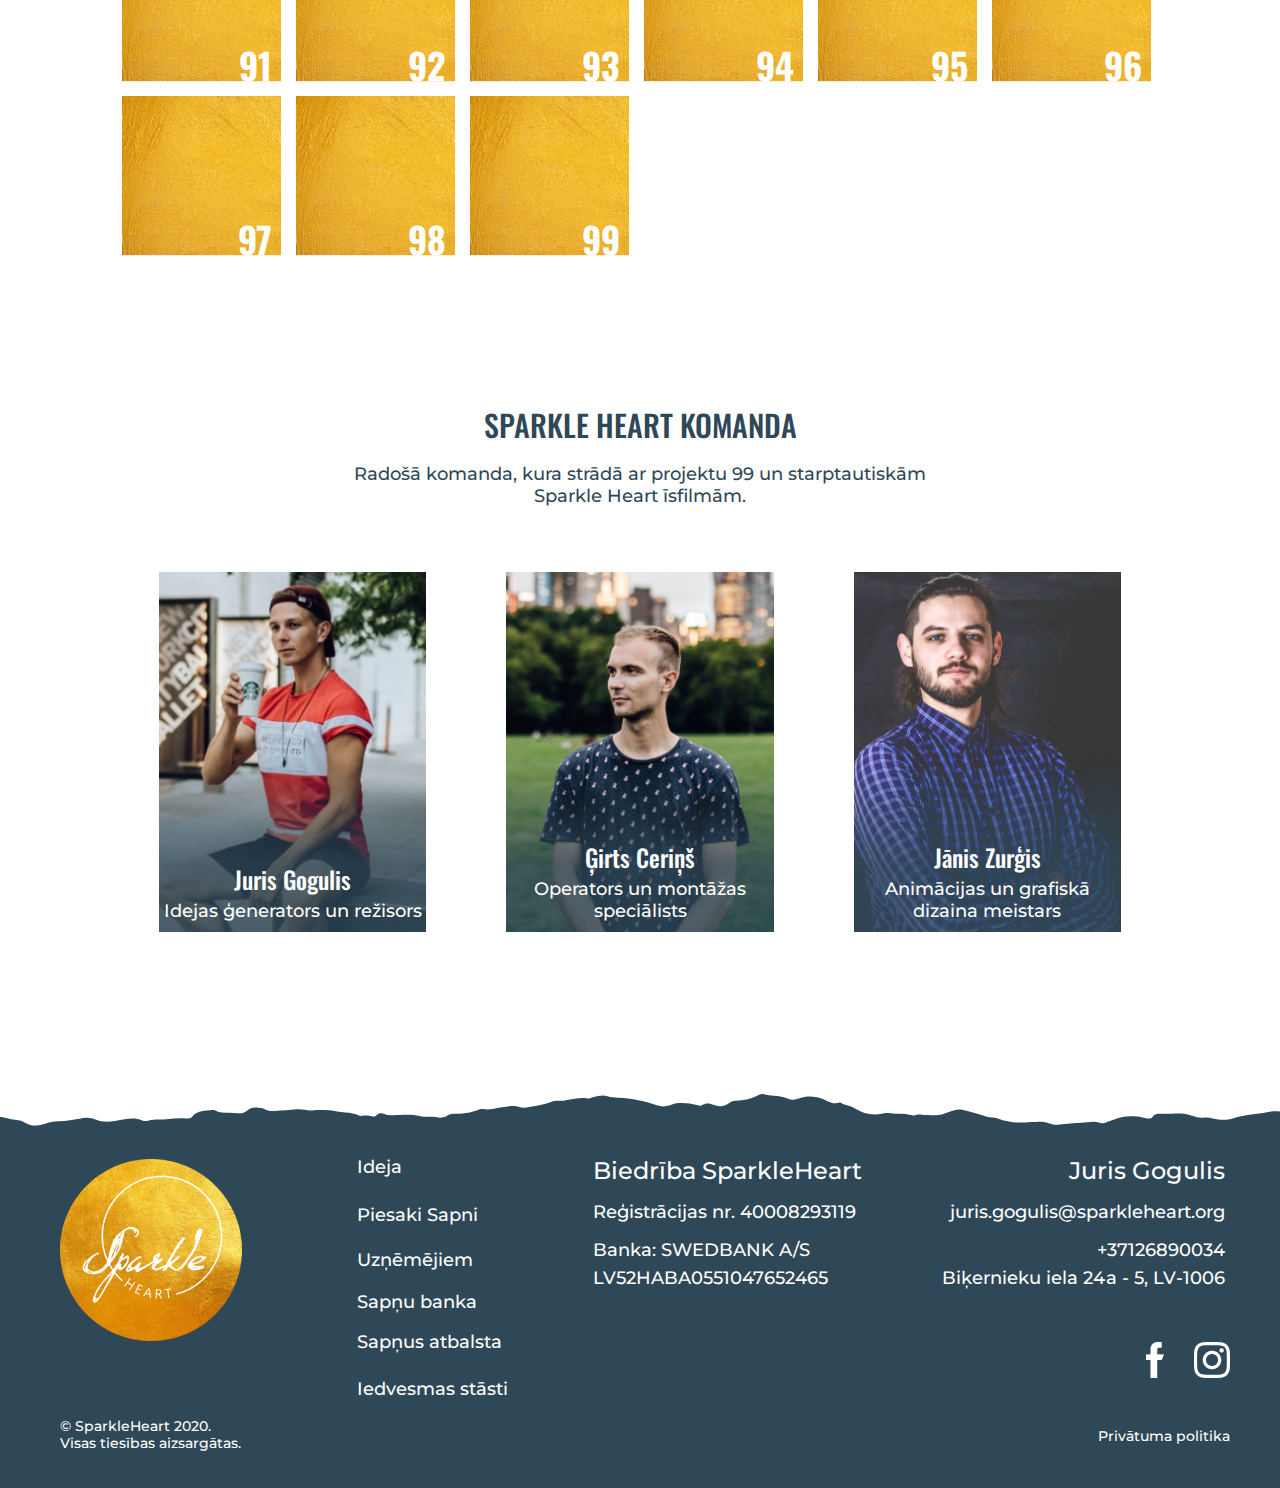
<file: stasti.html>
<!DOCTYPE html>
<html lang="lv">

<head>
    <meta charset="UTF-8">
    <meta name="viewport" content="width=device-width, initial-scale=1.0">
    <title>Piesaki sapni</title>
    <link rel="icon" type="image/png" href="./assets/img/Intersect.png" sizes="16x16" />
    <link rel="icon" type="image/png" href="./assets/img/Intersect (1).png" sizes="32x32" />
    <link rel="icon" type="image/png" href="./assets/img/Intersect (2).png" sizes="96x96" />
    <link rel="stylesheet" href="https://stackpath.bootstrapcdn.com/bootstrap/4.5.2/css/bootstrap.min.css"
        integrity="sha384-JcKb8q3iqJ61gNV9KGb8thSsNjpSL0n8PARn9HuZOnIxN0hoP+VmmDGMN5t9UJ0Z" crossorigin="anonymous" />
    <link rel="stylesheet" href="./assets/css/ideja.css" />
    <link rel="stylesheet" href="./assets/css/uznemejiem.css" />
    <link rel="stylesheet" href="./assets/css/stasti.css" />
    <link href="https://fonts.googleapis.com/css2?family=Montserrat:wght@400;500&family=Oswald:wght@500&display=swap"
        rel="stylesheet" />
    <link href="https://fonts.googleapis.com/css2?family=Montserrat:wght@600&display=swap" rel="stylesheet">
    <script src id="myScript"></script>
    <script src="./assets/js/theme.js" defer></script>
</head>

<body>
    <nav class="navbar navbar-expand-lg navbar-light">
        <a class="navbar-brand" href="./index.html"><img src="./assets/img/BlackLogo.png" alt="" /></a>
        <button class="navbar-toggler" type="button" data-toggle="collapse" data-target="#navbarSupportedContent"
            aria-controls="navbarSupportedContent" aria-expanded="false" aria-label="Toggle navigation"
            onclick="openNav()">
            <span class="navbar-toggler-icon"></span>
        </button>

        <div class="collapse navbar-collapse" id="navbarSupportedContent">
            <ul class="navbar-nav mr-auto">
                <li class="nav-item">
                    <a class="nav-link" href="./ideja.html">Ideja</a>
                </li>
                <li class="nav-item">
                    <a class="nav-link" href="./piesaki-sapni.html">Piesaki sapni</a>
                </li>
                <li class="nav-item">
                    <a class="nav-link" href="./uznemejiem.html">Uzņēmējiem</a>
                </li>
                <li class="nav-item">
                    <a class="nav-link" href="./banka.html">Sapņu banka</a>
                </li>
                <li class="nav-item">
                    <a class="nav-link" href="./sapnus-atbalsta.html">Sapņus atbalsta</a>
                </li>
                <li class="nav-item">
                    <a class="nav-link active-link" href="#">99 iedvesmas stāsti</a>
                </li>
                <li class="nav-item language">
                    <a class="nav-link" href="#">LV</a>
                </li>
            </ul>
        </div>
    </nav>
    <div id="myNav" class="overlay">
        <a href="./index.html">
            <img class="overlay-logo" src="./assets/img/BlackLogo.png" alt="logo">
        </a>
        <!-- Button to close the overlay navigation -->
        <a href="javascript:void(0)" class="closebtn" onclick="closeNav()">&times;</a>

        <!-- Overlay content -->
        <div class="overlay-content">
            <a href="./ideja.html">Ideja</a>
            <a href="./piesaki-sapni.html">Piesaki sapni</a>
            <a href="./uznemejiem.html">Uzņēmējiem</a>
            <a href="#">Sapņu banka</a>
            <a href="./sapnus-atbalsta.html">Sapņus atbalsta</a>
            <a href="#">99 iedvesmas stāsti</a>
        </div>
    </div>

    <span id="section5"></span>

    <section class="st-section-one">
        <a onclick=smoothScroll() class="fixed-anchor-link" id="upArrow"><svg width="1em" height="1em" viewBox="0 0 16 16"
            class="bi bi-arrow-down-square" fill="currentColor" xmlns="http://www.w3.org/2000/svg">
            <path fill-rule="evenodd"
              d="M14 1H2a1 1 0 0 0-1 1v12a1 1 0 0 0 1 1h12a1 1 0 0 0 1-1V2a1 1 0 0 0-1-1zM2 0a2 2 0 0 0-2 2v12a2 2 0 0 0 2 2h12a2 2 0 0 0 2-2V2a2 2 0 0 0-2-2H2z" />
            <path fill-rule="evenodd"
              d="M8 4a.5.5 0 0 1 .5.5v5.793l2.146-2.147a.5.5 0 0 1 .708.708l-3 3a.5.5 0 0 1-.708 0l-3-3a.5.5 0 1 1 .708-.708L7.5 10.293V4.5A.5.5 0 0 1 8 4z" />
          </svg></a>
        <h1 class="heading-one">99 IEDVESMAS STĀSTI</h1>
        <p class="text-one">
            Atklāj kādu no 99 aizraujošajiem stāstiem
        </p>
        <div class="wrapper">
            <div class="stasts one">
                <img src="./assets/img/color1.png" alt="overlay" class="color">
                <span>1</span>
            </div>
            <div class="stasts two">
                <img src="./assets/img/color1.png" alt="overlay" class="color">
                <span>2</span>
            </div>
            <div class="stasts three">
                <img src="./assets/img/color1.png" alt="overlay" class="color">
                <span>3</span>
            </div>
            <div class="stasts four">
                <img src="./assets/img/color1.png" alt="overlay" class="color">
                <span>4</span>
            </div>
            <div class="stasts five">
                <img src="./assets/img/color-1845394.png" alt="overlay" class="color">
                <p class="name">Arta Balode</p>
                <span>5</span>
            </div>
            <div class="stasts six">
                <img src="./assets/img/color1.png" alt="overlay" class="color">
                <span>6</span>
            </div>
            <div class="stasts seven">
                <img src="./assets/img/color1.png" alt="overlay" class="color">
                <span>7</span>
            </div>
            <div class="stasts eight">
                <img src="./assets/img/color1.png" alt="overlay" class="color">
                <span>8</span>
            </div>
            <div class="stasts nine">
                <img src="./assets/img/color1.png" alt="overlay" class="color">
                <span>9</span>
            </div>
            <div class="stasts ten">
                <img src="./assets/img/color1.png" alt="overlay" class="color">
                <span>10</span>
            </div>
            <div class="stasts eleven">
                <img src="./assets/img/color1.png" alt="overlay" class="color">
                <span>11</span>
            </div>
            <div class="stasts twelve">
                <img src="./assets/img/color1.png" alt="overlay" class="color">
                <span>12</span>
            </div>
            <div class="stasts thirteen">
                <img src="./assets/img/color1.png" alt="overlay" class="color">
                <span>13</span>
            </div>
            <div class="stasts fourteen">
                <img src="./assets/img/color1.png" alt="overlay" class="color">
                <span>14</span>
            </div>
            <div class="stasts sixteen">
                <img src="./assets/img/color1.png" alt="overlay" class="color">
                <span>15</span>
            </div>
            <div class="stasts seventeen">
                <img src="./assets/img/color1.png" alt="overlay" class="color">
                <span>16</span>
            </div>
            <div class="stasts">
                <img src="./assets/img/color-1845394.png" alt="overlay" class="color">
                <span>17</span>
            </div>
            <div class="stasts">
                <img src="./assets/img/color-1845394.png" alt="overlay" class="color">
                <div class="stasts-text">
                    Jauns stāsts tiks pievienots drīzumā
                </div>
                <span>18</span>
            </div>
            <div class="stasts">
                <img src="./assets/img/color-1845394.png" alt="overlay" class="color">
                <span>19</span>
            </div>
            <div class="stasts">
                <img src="./assets/img/color-1845394.png" alt="overlay" class="color">
                <span>20</span>
            </div>
            <div class="stasts">
                <img src="./assets/img/color-1845394.png" alt="overlay" class="color">
                <span>21</span>
            </div>
            <div class="stasts">
                <img src="./assets/img/color-1845394.png" alt="overlay" class="color">
                <span>22</span>
            </div>
            <div class="stasts">
                <img src="./assets/img/color-1845394.png" alt="overlay" class="color">
                <span>23</span>
            </div>
            <div class="stasts">
                <img src="./assets/img/color-1845394.png" alt="overlay" class="color">
                <span>24</span>
            </div>
            <div class="stasts">
                <img src="./assets/img/color-1845394.png" alt="overlay" class="color">
                <span>25</span>
            </div>
            <div class="stasts">
                <img src="./assets/img/color-1845394.png" alt="overlay" class="color">
                <span>26</span>
            </div>
            <div class="stasts">
                <img src="./assets/img/color-1845394.png" alt="overlay" class="color">
                <span>27</span>
            </div>
            <div class="stasts">
                <img src="./assets/img/color-1845394.png" alt="overlay" class="color">
                <span>28</span>
            </div>
            <div class="stasts">
                <img src="./assets/img/color-1845394.png" alt="overlay" class="color">
                <span>29</span>
            </div>
            <div class="stasts">
                <img src="./assets/img/color-1845394.png" alt="overlay" class="color">
                <span>30</span>
            </div>
            <div class="stasts">
                <img src="./assets/img/color-1845394.png" alt="overlay" class="color">
                <span>31</span>
            </div>
            <div class="stasts">
                <img src="./assets/img/color-1845394.png" alt="overlay" class="color">
                <span>32</span>
            </div>
            <div class="stasts">
                <img src="./assets/img/color-1845394.png" alt="overlay" class="color">
                <span>33</span>
            </div>
            <div class="stasts">
                <img src="./assets/img/color-1845394.png" alt="overlay" class="color">
                <span>34</span>
            </div>
            <div class="stasts">
                <img src="./assets/img/color-1845394.png" alt="overlay" class="color">
                <span>35</span>
            </div>
            <div class="stasts ">
                <img src="./assets/img/color-1845394.png" alt="overlay" class="color">
                <span>36</span>
            </div>
            <div class="stasts">
                <img src="./assets/img/color-1845394.png" alt="overlay" class="color">
                <span>37</span>
            </div>
            <div class="stasts">
                <img src="./assets/img/color-1845394.png" alt="overlay" class="color">
                <span>38</span>
            </div>
            <div class="stasts">
                <img src="./assets/img/color-1845394.png" alt="overlay" class="color">
                <span>39</span>
            </div>
            <div class="stasts">
                <img src="./assets/img/color-1845394.png" alt="overlay" class="color">
                <span>40</span>
            </div>
            <div class="stasts ">
                <img src="./assets/img/color-1845394.png" alt="overlay" class="color">
                <span>41</span>
            </div>
            <div class="stasts">
                <img src="./assets/img/color-1845394.png" alt="overlay" class="color">
                <span>42</span>
            </div>
            <div class="stasts">
                <img src="./assets/img/color-1845394.png" alt="overlay" class="color">
                <span>43</span>
            </div>
            <div class="stasts">
                <img src="./assets/img/color-1845394.png" alt="overlay" class="color">
                <span>44</span>
            </div>
            <div class="stasts">
                <img src="./assets/img/color-1845394.png" alt="overlay" class="color">
                <span>45</span>
            </div>
            <div class="stasts ">
                <img src="./assets/img/color-1845394.png" alt="overlay" class="color">
                <span>46</span>
            </div>
            <div class="stasts">
                <img src="./assets/img/color-1845394.png" alt="overlay" class="color">
                <span>47</span>
            </div>
            <div class="stasts">
                <img src="./assets/img/color-1845394.png" alt="overlay" class="color">
                <span>48</span>
            </div>
            <div class="stasts">
                <img src="./assets/img/color-1845394.png" alt="overlay" class="color">
                <span>49</span>
            </div>
            <div class="stasts">
                <img src="./assets/img/color-1845394.png" alt="overlay" class="color">
                <span>50</span>
            </div>
            <div class="stasts">
                <img src="./assets/img/color-1845394.png" alt="overlay" class="color">
                <span>51</span>
            </div>
            <div class="stasts">
                <img src="./assets/img/color-1845394.png" alt="overlay" class="color">
                <span>52</span>
            </div>
            <div class="stasts">
                <img src="./assets/img/color-1845394.png" alt="overlay" class="color">
                <span>53</span>
            </div>
            <div class="stasts">
                <img src="./assets/img/color-1845394.png" alt="overlay" class="color">
                <span>54</span>
            </div>
            <div class="stasts">
                <img src="./assets/img/color-1845394.png" alt="overlay" class="color">
                <span>55</span>
            </div>
            <div class="stasts ">
                <img src="./assets/img/color-1845394.png" alt="overlay" class="color">
                <span>56</span>
            </div>
            <div class="stasts">
                <img src="./assets/img/color-1845394.png" alt="overlay" class="color">
                <span>57</span>
            </div>
            <div class="stasts">
                <img src="./assets/img/color-1845394.png" alt="overlay" class="color">
                <span>58</span>
            </div>
            <div class="stasts">
                <img src="./assets/img/color-1845394.png" alt="overlay" class="color">
                <span>59</span>
            </div>
            <div class="stasts">
                <img src="./assets/img/color-1845394.png" alt="overlay" class="color">
                <span>60</span>
            </div>
            <div class="stasts">
                <img src="./assets/img/color-1845394.png" alt="overlay" class="color">
                <span>61</span>
            </div>
            <div class="stasts">
                <img src="./assets/img/color-1845394.png" alt="overlay" class="color">
                <span>62</span>
            </div>
            <div class="stasts">
                <img src="./assets/img/color-1845394.png" alt="overlay" class="color">
                <span>63</span>
            </div>
            <div class="stasts">
                <img src="./assets/img/color-1845394.png" alt="overlay" class="color">
                <span>64</span>
            </div>
            <div class="stasts">
                <img src="./assets/img/color-1845394.png" alt="overlay" class="color">
                <span>65</span>
            </div>
            <div class="stasts ">
                <img src="./assets/img/color-1845394.png" alt="overlay" class="color">
                <span>66</span>
            </div>
            <div class="stasts">
                <img src="./assets/img/color-1845394.png" alt="overlay" class="color">
                <span>67</span>
            </div>
            <div class="stasts">
                <img src="./assets/img/color-1845394.png" alt="overlay" class="color">
                <span>68</span>
            </div>
            <div class="stasts">
                <img src="./assets/img/color-1845394.png" alt="overlay" class="color">
                <span>69</span>
            </div>
            <div class="stasts">
                <img src="./assets/img/color-1845394.png" alt="overlay" class="color">
                <span>70</span>
            </div>
            <div class="stasts ">
                <img src="./assets/img/color-1845394.png" alt="overlay" class="color">
                <span>71</span>
            </div>
            <div class="stasts">
                <img src="./assets/img/color-1845394.png" alt="overlay" class="color">
                <span>72</span>
            </div>
            <div class="stasts">
                <img src="./assets/img/color-1845394.png" alt="overlay" class="color">
                <span>73</span>
            </div>
            <div class="stasts">
                <img src="./assets/img/color-1845394.png" alt="overlay" class="color">
                <span>74</span>
            </div>
            <div class="stasts">
                <img src="./assets/img/color-1845394.png" alt="overlay" class="color">
                <span>75</span>
            </div>
            <div class="stasts ">
                <img src="./assets/img/color-1845394.png" alt="overlay" class="color">
                <span>76</span>
            </div>
            <div class="stasts">
                <img src="./assets/img/color-1845394.png" alt="overlay" class="color">
                <span>77</span>
            </div>
            <div class="stasts">
                <img src="./assets/img/color-1845394.png" alt="overlay" class="color">
                <span>78</span>
            </div>
            <div class="stasts">
                <img src="./assets/img/color-1845394.png" alt="overlay" class="color">
                <span>79</span>
            </div>
            <div class="stasts">
                <img src="./assets/img/color-1845394.png" alt="overlay" class="color">
                <span>80</span>
            </div>
            <div class="stasts">
                <img src="./assets/img/color-1845394.png" alt="overlay" class="color">
                <span>81</span>
            </div>
            <div class="stasts">
                <img src="./assets/img/color-1845394.png" alt="overlay" class="color">
                <span>82</span>
            </div>
            <div class="stasts">
                <img src="./assets/img/color-1845394.png" alt="overlay" class="color">
                <span>83</span>
            </div>
            <div class="stasts">
                <img src="./assets/img/color-1845394.png" alt="overlay" class="color">
                <span>84</span>
            </div>
            <div class="stasts">
                <img src="./assets/img/color-1845394.png" alt="overlay" class="color">
                <span>85</span>
            </div>
            <div class="stasts">
                <img src="./assets/img/color-1845394.png" alt="overlay" class="color">
                <span>86</span>
            </div>
            <div class="stasts">
                <img src="./assets/img/color-1845394.png" alt="overlay" class="color">
                <span>87</span>
            </div>
            <div class="stasts">
                <img src="./assets/img/color-1845394.png" alt="overlay" class="color">
                <span>88</span>
            </div>
            <div class="stasts">
                <img src="./assets/img/color-1845394.png" alt="overlay" class="color">
                <span>89</span>
            </div>
            <div class="stasts">
                <img src="./assets/img/color-1845394.png" alt="overlay" class="color">
                <span>90</span>
            </div>
            <div class="stasts">
                <img src="./assets/img/color-1845394.png" alt="overlay" class="color">
                <span>91</span>
            </div>
            <div class="stasts">
                <img src="./assets/img/color-1845394.png" alt="overlay" class="color">
                <span>92</span>
            </div>
            <div class="stasts">
                <img src="./assets/img/color-1845394.png" alt="overlay" class="color">
                <span>93</span>
            </div>
            <div class="stasts">
                <img src="./assets/img/color-1845394.png" alt="overlay" class="color">
                <span>94</span>
            </div>
            <div class="stasts">
                <img src="./assets/img/color-1845394.png" alt="overlay" class="color">
                <span>95</span>
            </div>
            <div class="stasts">
                <img src="./assets/img/color-1845394.png" alt="overlay" class="color">
                <span>96</span>
            </div>
            <div class="stasts">
                <img src="./assets/img/color-1845394.png" alt="overlay" class="color">
                <span>97</span>
            </div>
            <div class="stasts">
                <img src="./assets/img/color-1845394.png" alt="overlay" class="color">
                <span>98</span>
            </div>
            <div class="stasts">
                <img src="./assets/img/color-1845394.png" alt="overlay" class="color">
                <span>99</span>
            </div>


        </div>
    </section>

    <section class="st-section-two">
        <p class="heading2"> SPARKLE HEART KOMANDA
        </p>
        <p class="text-two">Radošā komanda, kura strādā ar projektu 99 un starptautiskām Sparkle Heart īsfilmām.
        </p>
        <div class="wrapper">
            <div class="row">
                <div class="col-lg img1">
                    <img class="color" src="./assets/img/overlay.png" alt="overlay">
                    <p class="name ">Juris Gogulis</p>
                    <p class="text-two first-role">Idejas ģenerators un režisors</p>
                </div>
                <div class="col-lg offset-lg-1 img2">
                    <img class="color" src="./assets/img/overlay.png" alt="overlay">
                    <p class="name">Ģirts Ceriņš</p>
                    <p class="text-two">Operators un montāžas speciālists</p>
                </div>
                <div class="col-lg offset-lg-1 img3">
                    <img class="color" src="./assets/img/overlay.png" alt="overlay">
                    <p class="name">Jānis Zurģis</p>
                    <p class="text-two">Animācijas un grafiskā dizaina meistars</p>
                </div>
            </div>
        </div>
    </section>

    <footer id="footer">
        <svg class="blue-border" width="100%" height="69" viewBox="0 0 1366 69" preserveAspectRatio="none" fill="none"
            xmlns="http://www.w3.org/2000/svg">
            <path fill-rule="evenodd" clip-rule="evenodd"
                d="M0 0L5.45058e-07 59.6772C1.79161 60.0378 3.56151 60.4451 5.32943 60.852L5.32949 60.852C9.3978 61.7884 13.4556 62.7224 17.7433 63.078C21.0554 63.4181 23.6579 64.0983 26.2602 65.4586C30.7552 67.8392 35.4868 69.3695 41.6378 68.1793C43.8377 67.7431 45.9404 67.1845 48.0394 66.6269L48.0406 66.6265C52.487 65.4452 56.9169 64.2683 62.2201 64.2683C70.526 64.2683 79.2579 62.7373 87.6073 61.2733L87.8259 61.235C88.2024 61.169 88.5786 61.103 88.9533 61.0375C93.6849 60.1873 97.7067 60.8675 101.965 62.5679C108.353 65.1185 114.977 65.1185 122.311 64.0983C124.318 63.8167 126.336 63.4478 128.362 63.0773C136.123 61.658 144.003 60.217 151.883 63.5881C153.539 64.2683 156.141 64.2683 158.034 63.7582C161.921 62.7865 165.807 62.6824 169.694 62.5783L169.696 62.5782C171.25 62.5366 172.804 62.495 174.358 62.3979C176.294 62.2713 178.23 62.103 180.17 61.9343L180.172 61.9341L180.173 61.9341L180.173 61.934C186.054 61.4227 191.968 60.9084 198.016 61.5476C200.145 61.7177 203.93 61.2076 204.64 60.1873C208.898 54.5759 215.759 53.7257 223.566 53.2156C223.849 53.1987 224.129 53.18 224.407 53.1616L224.412 53.1613C226.922 52.9945 229.221 52.8417 231.136 54.0658C232.793 55.0861 234.685 55.4261 236.814 55.4261C239.535 55.5112 242.256 55.6812 244.976 55.8513C247.697 56.0213 250.418 56.1913 253.138 56.2764C257.633 56.4464 261.655 55.5962 264.731 52.8755C266.15 51.5152 268.043 51.1751 270.172 50.835C275.14 50.1548 279.872 51.0051 284.13 52.8755C287.205 54.0658 289.808 54.0658 293.12 53.8958C297.023 53.5557 300.986 53.3431 304.949 53.1306C308.911 52.918 312.874 52.7055 316.778 52.3654C319.617 52.0992 322.393 52.4813 325.137 52.8593L325.138 52.8594C327.652 53.2055 330.141 53.5482 332.628 53.3857C341.855 52.7055 350.845 52.7055 359.835 54.576C362.567 55.1115 365.444 55.3347 368.334 55.5589C373.702 55.9753 379.116 56.3953 383.729 58.827C384.21 59.0576 384.801 58.9754 385.352 58.8987C385.614 58.8622 385.867 58.827 386.095 58.827C389.644 58.4869 393.192 58.1468 396.741 59.3371C398.397 60.0173 400.526 59.5072 401.472 58.4869C404.548 55.2561 408.097 55.9363 411.882 57.6367C412.828 58.0901 413.775 58.0901 414.791 58.0901C415.299 58.0901 415.825 58.0901 416.377 58.1468C419.921 58.26 423.492 58.1471 427.071 58.0339C434.243 57.807 441.45 57.579 448.552 59.1671C451.706 59.8958 454.967 59.8534 458.233 59.811C461.827 59.7643 465.427 59.7176 468.897 60.6974C469.594 60.8977 470.372 60.7443 471.184 60.5842C471.751 60.4724 472.335 60.3574 472.919 60.3574C474.834 60.1853 476.265 59.3169 477.609 58.5007C478.922 57.7037 480.153 56.9565 481.672 56.9565C492.318 56.6165 502.728 56.1063 512.191 52.1954C513.137 51.8553 514.557 51.8553 515.74 52.0253C520.927 52.9201 525.932 51.9839 530.914 51.0518C531.322 50.9756 531.729 50.8994 532.137 50.8242C532.428 50.7704 532.719 50.7173 533.01 50.665C533.92 50.5342 534.83 50.3954 535.739 50.2565C540.744 49.4928 545.749 48.7291 550.753 49.3047C551.91 49.4605 552.978 49.6958 554.032 49.9279C556.427 50.4555 558.751 50.9673 561.872 50.495C563.848 50.1399 565.837 49.8122 567.827 49.4844C574.413 48.3996 581.009 47.313 587.186 45.2237C590.735 44.0334 594.047 43.6933 597.595 43.8633C599.015 43.8633 600.198 43.8633 601.617 43.6933C603.91 43.4108 606.203 43.0109 608.506 42.6093L608.507 42.6091L608.509 42.6086C614.522 41.5599 620.603 40.4993 626.931 41.4828C628.193 41.7095 629.244 41.3316 630.296 40.9537C630.822 40.7648 631.347 40.5759 631.899 40.4625C632.5 40.325 633.105 40.1807 633.712 40.0357L633.72 40.0338C638.369 38.9235 643.204 37.769 648.223 39.2722C652.008 40.2924 655.557 40.6325 659.579 40.8026C674.483 41.1427 688.441 44.3735 701.926 48.6245C705.475 49.6447 708.314 49.6447 711.626 48.9646C713.318 48.6267 714.936 48.1545 716.538 47.6868L716.539 47.6866C718.968 46.9776 721.362 46.2788 723.928 46.0739C730.552 45.5638 737.176 46.2439 743.564 47.9443C743.679 47.9799 743.798 48.0171 743.92 48.0552C745.545 48.5639 747.685 49.2336 749.005 48.2844C753.59 45.4598 757.772 46.69 762.109 47.9658L762.114 47.9675C762.475 48.0736 762.837 48.18 763.2 48.2844C768.878 50.1549 774.082 49.1346 778.577 45.7338C780.234 44.3735 782.363 43.6933 784.965 43.6933C793.009 43.3532 800.816 42.1629 807.677 38.9321C808.111 38.7587 808.555 38.55 809.013 38.3347C810.8 37.4944 812.799 36.5549 815.247 37.2317C818.623 38.114 822.22 38.3923 825.828 38.6714C830.563 39.0377 835.318 39.4054 839.615 41.1427C844.109 43.0131 847.895 43.1832 853.336 41.3127C861.853 38.252 871.079 39.2722 879.833 42.6731C880.605 42.9903 881.372 43.3322 882.141 43.6751C886.318 45.5378 890.562 47.4306 896.157 45.5638C896.348 45.4265 896.847 45.6218 897.281 45.7916C897.385 45.8321 897.485 45.8711 897.576 45.9038C899.737 47.0484 902.227 47.7999 904.728 48.5552C907.43 49.3709 910.147 50.1909 912.48 51.5152C921.944 57.1266 932.826 58.9971 944.892 56.1064C945.531 55.9915 946.278 56.0318 946.987 56.0701L946.988 56.0701C947.328 56.0885 947.66 56.1064 947.967 56.1064C951.221 56.4856 954.573 56.5594 957.939 56.6335C963.625 56.7586 969.35 56.8846 974.7 58.4869C975.174 58.657 976.12 58.4869 976.593 58.3169C978.391 57.168 980.358 57.3533 982.352 57.5411L982.356 57.5416C982.722 57.576 983.088 57.6104 983.454 57.6367C985.82 57.7217 988.126 57.8493 990.433 57.9768L990.433 57.9768C992.74 58.1044 995.046 58.2319 997.412 58.3169C1002.55 58.555 1006.87 57.0433 1011.19 55.5316C1013.04 54.8838 1014.89 54.2359 1016.81 53.7258C1017.09 53.6549 1017.36 53.5829 1017.64 53.5109C1020.68 52.7185 1023.71 51.9262 1026.75 52.7055C1035.74 54.746 1044.49 56.9566 1053.24 59.6772C1055.06 60.2487 1056.93 60.3499 1058.81 60.4511C1060.84 60.5607 1062.87 60.6704 1064.84 61.3777C1075.01 65.1186 1086.13 66.1388 1097.72 65.2886C1098.62 65.2239 1099.52 65.1511 1100.43 65.0779C1106.67 64.5744 1113.05 64.0601 1119.25 66.1388C1122.32 67.1591 1126.35 68.0093 1129.9 67.6692L1130.72 67.5818C1138.47 66.7615 1146.02 65.963 1153.79 65.7987C1155.84 65.7461 1157.89 65.4818 1159.94 65.2175L1159.94 65.2173C1164.51 64.6274 1169.09 64.0376 1173.66 65.7987C1176.97 66.989 1180.05 65.7987 1182.89 64.6085C1191.41 61.3777 1199.92 58.657 1210.1 59.3372C1214.33 59.4974 1218.15 60.2617 1222.14 61.0608L1222.87 61.2076C1225.71 61.7177 1228.78 62.0578 1230.2 59.8473C1232.1 56.9566 1235.17 56.7865 1238.48 56.7865C1239.83 56.7865 1241.17 56.8054 1242.51 56.8243C1245.19 56.8621 1247.87 56.8999 1250.55 56.7865C1257.17 56.2764 1263.33 56.2764 1269.71 57.9768C1270.62 58.2375 1271.53 58.5231 1272.44 58.8098C1276.27 60.0192 1280.17 61.2473 1284.38 60.6975C1287.69 60.3574 1291 60.6975 1294.08 61.3777C1300.94 62.738 1308.51 63.5882 1314.66 61.7177C1322.71 59.0807 1331.17 58.0771 1339.55 57.0831C1345.22 56.4106 1350.86 55.7425 1356.3 54.576C1359.61 53.8958 1362.92 54.2359 1366 54.576V0H0Z" />
        </svg>
        <div class="container-fluid">
            <div class="row">
                <div class="col-md">
                    <img src="./assets/img/GoldenV2Logo 3.png" alt="sparkleheart-logo" class="golden-logo" />
                </div>
                <div class="col-md links">
                    <a href="./ideja.html" class="ideja">Ideja</a>
                    <a href="./piesaki-sapni.html" class="link2">Piesaki Sapni</a>
                    <a href="./uznemejiem.html" class="link3">Uzņēmējiem</a>
                    <a href="./banka.html" class="link4">Sapņu banka</a>
                    <a href="./sapnus-atbalsta.html" class="link5">Sapņus atbalsta</a>
                    <a href="./stasti.html" class="link2">Iedvesmas stāsti</a>
                </div>
                <div class="col-md info1">
                    <p class="heading">Biedrība SparkleHeart</p>
                    <p class="footer-text">Reģistrācijas nr. 40008293119</p>
                    <p class="footer-text">Banka: SWEDBANK A/S</p>
                    <p class="footer-text account">LV52HABA0551047652465</p>
                </div>
                <div class="col-md info2">
                    <p class="heading">Juris Gogulis</p>
                    <p class="footer-text">juris.gogulis@sparkleheart.org</p>
                    <p class="footer-text">+37126890034</p>
                    <p class="footer-text adress">Biķernieku iela 24a - 5, LV-1006</p>
                    <img src="./assets/img/icon2.png" alt="instagram" class="insticon" />
                    <img src="./assets/img/icon1.png" alt="facebook" class="fbicon" />
                </div>
            </div>
        </div>
        <div class="footer">
            <p class="copyright">
                © SparkleHeart 2020. <br />Visas tiesības aizsargātas.
            </p>
            <a href="#" class="politika">Privātuma politika</a>
            <div></div>
        </div>
    </footer>
</body>

</html>
</file>
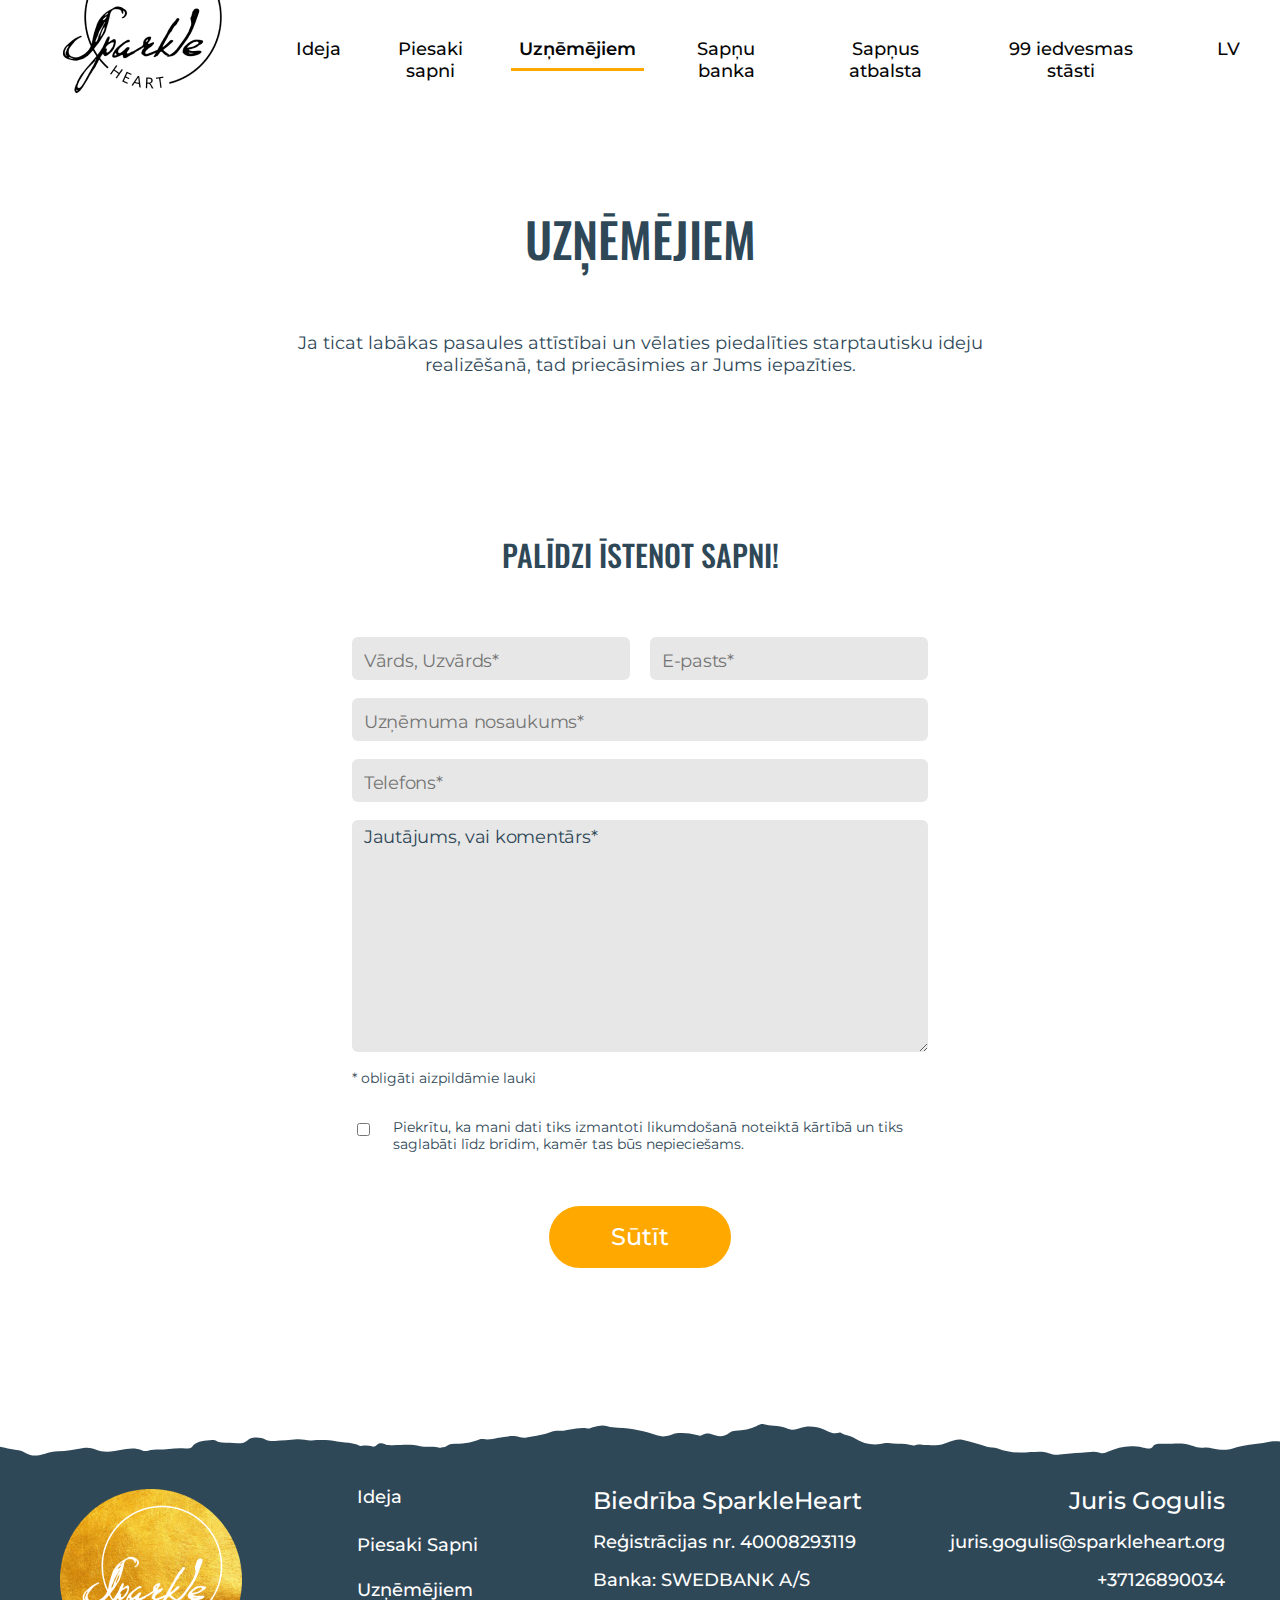
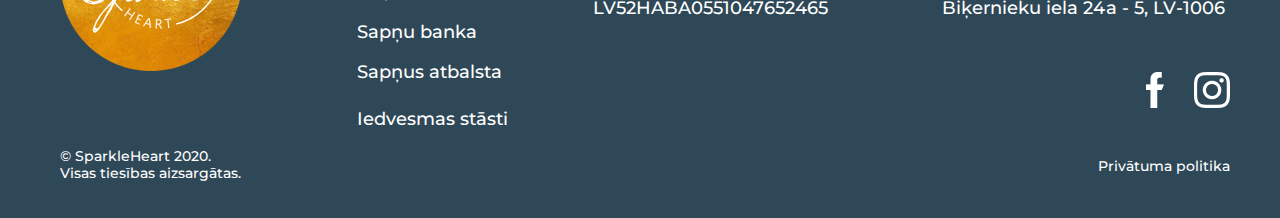
<file: uznemejiem.html>
<!DOCTYPE html>
<html lang="lv">

<head>
  <meta charset="UTF-8">
  <meta name="viewport" content="width=device-width, initial-scale=1.0">
  <title>Piesaki sapni</title>
  <link rel="icon" type="image/png" href="./assets/img/Intersect.png" sizes="16x16" />
  <link rel="icon" type="image/png" href="./assets/img/Intersect (1).png" sizes="32x32" />
  <link rel="icon" type="image/png" href="./assets/img/Intersect (2).png" sizes="96x96" />
  <link rel="stylesheet" href="https://stackpath.bootstrapcdn.com/bootstrap/4.5.2/css/bootstrap.min.css"
    integrity="sha384-JcKb8q3iqJ61gNV9KGb8thSsNjpSL0n8PARn9HuZOnIxN0hoP+VmmDGMN5t9UJ0Z" crossorigin="anonymous" />
  <link rel="stylesheet" href="./assets/css/ideja.css" />
  <link rel="stylesheet" href="./assets/css/uznemejiem.css" />
  <link href="https://fonts.googleapis.com/css2?family=Montserrat:wght@400;500&family=Oswald:wght@500&display=swap"
    rel="stylesheet" />
  <link href="https://fonts.googleapis.com/css2?family=Montserrat:wght@600&display=swap" rel="stylesheet">
  <script src="./assets/js/theme.js" defer></script>
</head>

<body>
  <nav class="navbar navbar-expand-lg navbar-light">
    <a class="navbar-brand" href="./index.html"><img src="./assets/img/BlackLogo.png" alt="" /></a>
    <button class="navbar-toggler" type="button" data-toggle="collapse" data-target="#navbarSupportedContent"
      aria-controls="navbarSupportedContent" aria-expanded="false" aria-label="Toggle navigation" onclick="openNav()">
      <span class="navbar-toggler-icon"></span>
    </button>

    <div class="collapse navbar-collapse" id="navbarSupportedContent">
      <ul class="navbar-nav mr-auto">
        <li class="nav-item">
          <a class="nav-link" href="./ideja.html">Ideja</a>
        </li>
        <li class="nav-item">
          <a class="nav-link" href="./piesaki-sapni.html">Piesaki sapni</a>
        </li>
        <li class="nav-item">
          <a class="nav-link active-link" href="#">Uzņēmējiem</a>
        </li>
        <li class="nav-item">
          <a class="nav-link" href="./banka.html">Sapņu banka</a>
        </li>
        <li class="nav-item">
          <a class="nav-link" href="./sapnus-atbalsta.html">Sapņus atbalsta</a>
        </li>
        <li class="nav-item">
          <a class="nav-link" href="./stasti.html">99 iedvesmas stāsti</a>
        </li>
        <li class="nav-item language">
          <a class="nav-link" href="#">LV</a>
        </li>
      </ul>
    </div>
  </nav>
  <div id="myNav" class="overlay">
    <a href="./index.html">
      <img class="overlay-logo" src="./assets/img/BlackLogo.png" alt="logo">
    </a>
    <!-- Button to close the overlay navigation -->
    <a href="javascript:void(0)" class="closebtn" onclick="closeNav()">&times;</a>

    <!-- Overlay content -->
    <div class="overlay-content">
      <a href="./ideja.html">Ideja</a>
      <a href="./piesaki-sapni.html">Piesaki sapni</a>
      <a href="#">Uzņēmējiem</a>
      <a href="./banka.html">Sapņu banka</a>
      <a href="./sapnus-atbalsta.html">Sapņus atbalsta</a>
      <a href="./stasti.html">99 iedvesmas stāsti</a>
    </div>
  </div>

  <span id="section5"></span>

  <section class="uz-section-one">
    <a onclick=smoothScroll() class="fixed-anchor-link" id="upArrow"><svg width="1em" height="1em" viewBox="0 0 16 16"
      class="bi bi-arrow-down-square" fill="currentColor" xmlns="http://www.w3.org/2000/svg">
      <path fill-rule="evenodd"
        d="M14 1H2a1 1 0 0 0-1 1v12a1 1 0 0 0 1 1h12a1 1 0 0 0 1-1V2a1 1 0 0 0-1-1zM2 0a2 2 0 0 0-2 2v12a2 2 0 0 0 2 2h12a2 2 0 0 0 2-2V2a2 2 0 0 0-2-2H2z" />
      <path fill-rule="evenodd"
        d="M8 4a.5.5 0 0 1 .5.5v5.793l2.146-2.147a.5.5 0 0 1 .708.708l-3 3a.5.5 0 0 1-.708 0l-3-3a.5.5 0 1 1 .708-.708L7.5 10.293V4.5A.5.5 0 0 1 8 4z" />
    </svg></a>
    <h1 class="heading-one">UZŅĒMĒJIEM</h1>
    <p class="text-two">Ja ticat labākas pasaules attīstībai un vēlaties piedalīties starptautisku ideju realizēšanā,
      tad priecāsimies ar Jums iepazīties.</p>
  </section>

  <section class="p-s-section-three">
    <h2>PALĪDZI ĪSTENOT SAPNI!</h2>
    <form action="">
      <div class="form-wrapper">
        <div class="row">
          <div class="col-md left-column">
            <input type="text" placeholder="Vārds, Uzvārds*" class="text-input" />
          </div>
          <div class="col-md right-column">
            <input type="text" placeholder="E-pasts*" class="text-input" />
          </div>
        </div>
        <input type="text" placeholder="Uzņēmuma nosaukums*" class="text-input" />
        <input type="text" placeholder="Telefons*" class="text-input" />
        <textarea>Jautājums, vai komentārs*</textarea>
        <p class="form-text">* obligāti aizpildāmie lauki</p>
        <label for="checkbox" class="form-text"><input type="checkbox" class="checkbox" /><span>Piekrītu, ka mani dati
            tiks izmantoti likumdošanā noteiktā
            kārtībā un tiks saglabāti līdz brīdim, kamēr tas būs
            nepieciešams.</span></label>
        <button>Sūtīt</button>
      </div>
    </form>
  </section>

  <footer id="footer">
    <svg class="blue-border" width="100%" height="69" viewBox="0 0 1366 69" preserveAspectRatio="none" fill="none"
      xmlns="http://www.w3.org/2000/svg">
      <path fill-rule="evenodd" clip-rule="evenodd"
        d="M0 0L5.45058e-07 59.6772C1.79161 60.0378 3.56151 60.4451 5.32943 60.852L5.32949 60.852C9.3978 61.7884 13.4556 62.7224 17.7433 63.078C21.0554 63.4181 23.6579 64.0983 26.2602 65.4586C30.7552 67.8392 35.4868 69.3695 41.6378 68.1793C43.8377 67.7431 45.9404 67.1845 48.0394 66.6269L48.0406 66.6265C52.487 65.4452 56.9169 64.2683 62.2201 64.2683C70.526 64.2683 79.2579 62.7373 87.6073 61.2733L87.8259 61.235C88.2024 61.169 88.5786 61.103 88.9533 61.0375C93.6849 60.1873 97.7067 60.8675 101.965 62.5679C108.353 65.1185 114.977 65.1185 122.311 64.0983C124.318 63.8167 126.336 63.4478 128.362 63.0773C136.123 61.658 144.003 60.217 151.883 63.5881C153.539 64.2683 156.141 64.2683 158.034 63.7582C161.921 62.7865 165.807 62.6824 169.694 62.5783L169.696 62.5782C171.25 62.5366 172.804 62.495 174.358 62.3979C176.294 62.2713 178.23 62.103 180.17 61.9343L180.172 61.9341L180.173 61.9341L180.173 61.934C186.054 61.4227 191.968 60.9084 198.016 61.5476C200.145 61.7177 203.93 61.2076 204.64 60.1873C208.898 54.5759 215.759 53.7257 223.566 53.2156C223.849 53.1987 224.129 53.18 224.407 53.1616L224.412 53.1613C226.922 52.9945 229.221 52.8417 231.136 54.0658C232.793 55.0861 234.685 55.4261 236.814 55.4261C239.535 55.5112 242.256 55.6812 244.976 55.8513C247.697 56.0213 250.418 56.1913 253.138 56.2764C257.633 56.4464 261.655 55.5962 264.731 52.8755C266.15 51.5152 268.043 51.1751 270.172 50.835C275.14 50.1548 279.872 51.0051 284.13 52.8755C287.205 54.0658 289.808 54.0658 293.12 53.8958C297.023 53.5557 300.986 53.3431 304.949 53.1306C308.911 52.918 312.874 52.7055 316.778 52.3654C319.617 52.0992 322.393 52.4813 325.137 52.8593L325.138 52.8594C327.652 53.2055 330.141 53.5482 332.628 53.3857C341.855 52.7055 350.845 52.7055 359.835 54.576C362.567 55.1115 365.444 55.3347 368.334 55.5589C373.702 55.9753 379.116 56.3953 383.729 58.827C384.21 59.0576 384.801 58.9754 385.352 58.8987C385.614 58.8622 385.867 58.827 386.095 58.827C389.644 58.4869 393.192 58.1468 396.741 59.3371C398.397 60.0173 400.526 59.5072 401.472 58.4869C404.548 55.2561 408.097 55.9363 411.882 57.6367C412.828 58.0901 413.775 58.0901 414.791 58.0901C415.299 58.0901 415.825 58.0901 416.377 58.1468C419.921 58.26 423.492 58.1471 427.071 58.0339C434.243 57.807 441.45 57.579 448.552 59.1671C451.706 59.8958 454.967 59.8534 458.233 59.811C461.827 59.7643 465.427 59.7176 468.897 60.6974C469.594 60.8977 470.372 60.7443 471.184 60.5842C471.751 60.4724 472.335 60.3574 472.919 60.3574C474.834 60.1853 476.265 59.3169 477.609 58.5007C478.922 57.7037 480.153 56.9565 481.672 56.9565C492.318 56.6165 502.728 56.1063 512.191 52.1954C513.137 51.8553 514.557 51.8553 515.74 52.0253C520.927 52.9201 525.932 51.9839 530.914 51.0518C531.322 50.9756 531.729 50.8994 532.137 50.8242C532.428 50.7704 532.719 50.7173 533.01 50.665C533.92 50.5342 534.83 50.3954 535.739 50.2565C540.744 49.4928 545.749 48.7291 550.753 49.3047C551.91 49.4605 552.978 49.6958 554.032 49.9279C556.427 50.4555 558.751 50.9673 561.872 50.495C563.848 50.1399 565.837 49.8122 567.827 49.4844C574.413 48.3996 581.009 47.313 587.186 45.2237C590.735 44.0334 594.047 43.6933 597.595 43.8633C599.015 43.8633 600.198 43.8633 601.617 43.6933C603.91 43.4108 606.203 43.0109 608.506 42.6093L608.507 42.6091L608.509 42.6086C614.522 41.5599 620.603 40.4993 626.931 41.4828C628.193 41.7095 629.244 41.3316 630.296 40.9537C630.822 40.7648 631.347 40.5759 631.899 40.4625C632.5 40.325 633.105 40.1807 633.712 40.0357L633.72 40.0338C638.369 38.9235 643.204 37.769 648.223 39.2722C652.008 40.2924 655.557 40.6325 659.579 40.8026C674.483 41.1427 688.441 44.3735 701.926 48.6245C705.475 49.6447 708.314 49.6447 711.626 48.9646C713.318 48.6267 714.936 48.1545 716.538 47.6868L716.539 47.6866C718.968 46.9776 721.362 46.2788 723.928 46.0739C730.552 45.5638 737.176 46.2439 743.564 47.9443C743.679 47.9799 743.798 48.0171 743.92 48.0552C745.545 48.5639 747.685 49.2336 749.005 48.2844C753.59 45.4598 757.772 46.69 762.109 47.9658L762.114 47.9675C762.475 48.0736 762.837 48.18 763.2 48.2844C768.878 50.1549 774.082 49.1346 778.577 45.7338C780.234 44.3735 782.363 43.6933 784.965 43.6933C793.009 43.3532 800.816 42.1629 807.677 38.9321C808.111 38.7587 808.555 38.55 809.013 38.3347C810.8 37.4944 812.799 36.5549 815.247 37.2317C818.623 38.114 822.22 38.3923 825.828 38.6714C830.563 39.0377 835.318 39.4054 839.615 41.1427C844.109 43.0131 847.895 43.1832 853.336 41.3127C861.853 38.252 871.079 39.2722 879.833 42.6731C880.605 42.9903 881.372 43.3322 882.141 43.6751C886.318 45.5378 890.562 47.4306 896.157 45.5638C896.348 45.4265 896.847 45.6218 897.281 45.7916C897.385 45.8321 897.485 45.8711 897.576 45.9038C899.737 47.0484 902.227 47.7999 904.728 48.5552C907.43 49.3709 910.147 50.1909 912.48 51.5152C921.944 57.1266 932.826 58.9971 944.892 56.1064C945.531 55.9915 946.278 56.0318 946.987 56.0701L946.988 56.0701C947.328 56.0885 947.66 56.1064 947.967 56.1064C951.221 56.4856 954.573 56.5594 957.939 56.6335C963.625 56.7586 969.35 56.8846 974.7 58.4869C975.174 58.657 976.12 58.4869 976.593 58.3169C978.391 57.168 980.358 57.3533 982.352 57.5411L982.356 57.5416C982.722 57.576 983.088 57.6104 983.454 57.6367C985.82 57.7217 988.126 57.8493 990.433 57.9768L990.433 57.9768C992.74 58.1044 995.046 58.2319 997.412 58.3169C1002.55 58.555 1006.87 57.0433 1011.19 55.5316C1013.04 54.8838 1014.89 54.2359 1016.81 53.7258C1017.09 53.6549 1017.36 53.5829 1017.64 53.5109C1020.68 52.7185 1023.71 51.9262 1026.75 52.7055C1035.74 54.746 1044.49 56.9566 1053.24 59.6772C1055.06 60.2487 1056.93 60.3499 1058.81 60.4511C1060.84 60.5607 1062.87 60.6704 1064.84 61.3777C1075.01 65.1186 1086.13 66.1388 1097.72 65.2886C1098.62 65.2239 1099.52 65.1511 1100.43 65.0779C1106.67 64.5744 1113.05 64.0601 1119.25 66.1388C1122.32 67.1591 1126.35 68.0093 1129.9 67.6692L1130.72 67.5818C1138.47 66.7615 1146.02 65.963 1153.79 65.7987C1155.84 65.7461 1157.89 65.4818 1159.94 65.2175L1159.94 65.2173C1164.51 64.6274 1169.09 64.0376 1173.66 65.7987C1176.97 66.989 1180.05 65.7987 1182.89 64.6085C1191.41 61.3777 1199.92 58.657 1210.1 59.3372C1214.33 59.4974 1218.15 60.2617 1222.14 61.0608L1222.87 61.2076C1225.71 61.7177 1228.78 62.0578 1230.2 59.8473C1232.1 56.9566 1235.17 56.7865 1238.48 56.7865C1239.83 56.7865 1241.17 56.8054 1242.51 56.8243C1245.19 56.8621 1247.87 56.8999 1250.55 56.7865C1257.17 56.2764 1263.33 56.2764 1269.71 57.9768C1270.62 58.2375 1271.53 58.5231 1272.44 58.8098C1276.27 60.0192 1280.17 61.2473 1284.38 60.6975C1287.69 60.3574 1291 60.6975 1294.08 61.3777C1300.94 62.738 1308.51 63.5882 1314.66 61.7177C1322.71 59.0807 1331.17 58.0771 1339.55 57.0831C1345.22 56.4106 1350.86 55.7425 1356.3 54.576C1359.61 53.8958 1362.92 54.2359 1366 54.576V0H0Z" />
    </svg>
    <div class="container-fluid">
      <div class="row">
        <div class="col-md">
          <img src="./assets/img/GoldenV2Logo 3.png" alt="sparkleheart-logo" class="golden-logo" />
        </div>
        <div class="col-md links">
          <a href="#" class="ideja">Ideja</a>
          <a href="#" class="link2">Piesaki Sapni</a>
          <a href="#" class="link3">Uzņēmējiem</a>
          <a href="#" class="link4">Sapņu banka</a>
          <a href="#" class="link5">Sapņus atbalsta</a>
          <a href="#" class="link2">Iedvesmas stāsti</a>
        </div>
        <div class="col-md info1">
          <p class="heading">Biedrība SparkleHeart</p>
          <p class="footer-text">Reģistrācijas nr. 40008293119</p>
          <p class="footer-text">Banka: SWEDBANK A/S</p>
          <p class="footer-text account">LV52HABA0551047652465</p>
        </div>
        <div class="col-md info2">
          <p class="heading">Juris Gogulis</p>
          <p class="footer-text">juris.gogulis@sparkleheart.org</p>
          <p class="footer-text">+37126890034</p>
          <p class="footer-text adress">Biķernieku iela 24a - 5, LV-1006</p>
          <img src="./assets/img/icon2.png" alt="instagram" class="insticon" />
          <img src="./assets/img/icon1.png" alt="facebook" class="fbicon" />
        </div>
      </div>
    </div>
    <div class="footer">
      <p class="copyright">
        © SparkleHeart 2020. <br />Visas tiesības aizsargātas.
      </p>
      <a href="#" class="politika">Privātuma politika</a>
      <div></div>
    </div>
  </footer>
</body>

</html>
</file>
<file: assets/css/style.css>
/* The Overlay (background) */
.overlay {
  /* Height & width depends on how you want to reveal the overlay (see JS below) */
  height: 100%;
  width: 0;
  position: fixed; /* Stay in place */
  z-index: 5; /* Sit on top */
  left: 0;
  top: 0;
  background-color: white;
  overflow-x: hidden; /* Disable horizontal scroll */
  transition: 0.5s; /* 0.5 second transition effect to slide in or slide down the overlay (height or width, depending on reveal) */
}

/* Position the content inside the overlay */
.overlay-content {
  position: relative;
  top: 10%; /* 10% from the top */
  width: 100%; /* 100% width */
  text-align: center; /* Centered text/links */
  margin-top: 30px; /* 30px top margin to avoid conflict with the close button on smaller screens */
}

/* The navigation links inside the overlay */
.overlay-content a {
  font-family: "Montserrat";
font-size: 18px;
font-style: normal;
font-weight: 600;
line-height: 22px;
letter-spacing: 0em;
text-align: center;

  padding: 20px 8px;
  text-decoration: none;
  color: black;
  display: block; /* Display block instead of inline */
  transition: 0.3s; /* Transition effects on hover (color) */
}

.overlay-logo {
  margin-left: 20px;
}

/* When you mouse over the navigation links, change their color */
.overlay a:hover,
.overlay a:focus {
  color:grey;
}

/* Position the close button (top right corner) */
.overlay .closebtn {
  position: absolute;
  top: 0;
  right: 45px;
  font-size: 60px;
  color: black;
}

/* When the height of the screen is less than 450 pixels, change the font-size of the links and position the close button again, so they don't overlap */
@media screen and (max-height: 450px) {
  .overlay a {
    font-size: 20px;
  }
  .overlay .closebtn {
    font-size: 40px;
    top: 0;
    right: 35px;
  }
}

/*BOOTSRAP NAVBAR*/

.navbar .navbar-nav .nav-item .nav-link {
  font-family: "Montserrat";
  font-style: normal;
  font-weight: 500;
  font-size: 18px;
  line-height: 22px;
  text-align: center;
  color: #060606;
  margin-right: 16.5px;
  padding-top: 35px;
}

.navbar .navbar-nav {
  margin: 0 auto;
  padding-left: 50px;
}

.navbar {
  height: 92.51px;
}

.navbar .navbar-brand img {
  margin-left: 47px;
}

.navbar .navbar-toggler {
  color: black;
  outline: none;
}

.language {
  padding-left: 28px;
}

@media only screen and (max-width: 1070px) {
  .navbar .navbar-nav {
    margin-left: -5px;
  }
}

@media only screen and (max-width: 992px) {
  .navbar .navbar-brand img {
    margin-top: -15px;
  }
}

@media only screen and (max-width: 340px) {
  .navbar .navbar-brand img {
    margin-left: 5px;
  }
}

/*HEADER*/
header {
  /* background-image: url("../img/SparkleVideo1.jpg");
  background-size: cover 100%;
  background-repeat: no-repeat;
  background-position: 0px -47px;
  height: 675px;
  text-align: center; */
    display: flex;
    justify-content: center;
    align-items: center;
    flex-direction: column;
    position:relative;
}

.sparklevideo {
  width: 100%;
}

.ripped-border {
  position: absolute;
  width: 100%;
  top: -3px;
}

.fixed-anchor-link {
  color: #2f4858;
  font-size: 40px;
  right: 1%;
  margin-right: 30px;
  position: fixed;
  display:none;
  top: 120px;
  z-index:4;
}

.fixed-anchor-link:hover {
  color: #ffa800;
}

.playButton {
  width: 9%;
  position: absolute;
  /* margin-top: 246px; */
}

header div {
  background-color: white;
  border-radius: 100%;
  height: 83px;
  width: 86px;
  margin: 0 auto;
  margin-top: 246px;
}

#section5 {
  position:absolute;
}

/* SECTION ONE*/

.one p {
  font-family: "Montserrat";
  font-style: normal;
  font-weight: normal;
  font-size: 18px;
  line-height: 22px;
  text-align: center;

  color: #2f4858;
  width: 48%;
  margin: 0 auto;
  margin-top: 252.35px;
  margin-bottom: 205.67px;
  padding-left: 5px;
}

/* SECTION TWO*/

.two {
  height: 393px;
  position: relative;
}

.top-border {
  position: absolute;
  z-index: 2;
  width: 100%;
  margin-top: -3px;
}

.bottom-border {
  position: absolute;
  left: 0;
  bottom: 0;
  width: 100%;
}

.images {
  padding-top: 10px;
}
.firstImg {
  background-image: url("../img/Zanda_1.jpg");
  background-size: cover;
  height: 355px;
  width: 24%;
  float: left;
}

.secondImg {
  background-image: url("../img/Sibilla_4.jpg");
  height: 364px;
  width: 24.5%;
  float: left;
  background-size: cover;
}

.thirdImg {
  background-image: url("../img/Brinuma_meita-15.jpg");
  height: 184px;
  background-size: cover;
}

.fourthImg {
  background-image: url("../img/Alina_1\ 1.jpg");
  height: 184px;
  background-size: cover;
}

.fifthImg {
  background-image: url("../img/Anda_2\ 1.jpg");
  height: 383px;
  width: 29.7%;
  float: left;
  background-size: cover;
  margin-top: -12px;
}

.thirdCol {
  float: left;
  width: 21.8%;
}

/*SECTION THREE*/

h3 {
  font-family: "Oswald";
  font-style: normal;
  font-size: 24px;
  line-height: 36px;
  text-align: center;

  color: #2f4858;
  margin-top: 190px;
  margin-bottom: 53px;
}

.button {
  height: 50px;
  width: 233px;
  font-family: "Montserrat";
  font-style: normal;
  font-size: 18px;
  font-weight: 500;
  line-height: 22px;
  display: flex;
  align-items: center;
  justify-content: center;
  color: #ffffff;
  background: #ffa800;
  border-radius: 100px;
  margin: 0 auto;
  border: none;
  outline: none;
  position:absolute;
  bottom:0;
  left:50%;
  transform: translateX(-50%);
}

.three button:hover{
    background-color: rgb(252, 195, 6);
}

.wrapper {
  width: 75.7%;
  margin: 0 auto;
}

.three-content{
    height:140px;
}

/* SECTION FOUR*/

h2 {
  font-family: "Oswald";
  font-style: normal;
  font-size: 30px;
  line-height: 44px;
  text-align: center;
  color: #2f4858;
  margin-top: 152px;
  margin-bottom: 51px;
}

.four textarea {
  display: block;
}

.text-input,
textarea {
  background: rgba(196, 196, 196, 0.4);
  border-radius: 6px;
  border: none;

  font-family: "Montserrat";
  font-style: normal;
  font-weight: normal;
  font-size: 18px;
  line-height: 22px;
  display: flex;
  align-items: center;
  letter-spacing: -0.015em;

  color: #2f4858;
  margin-bottom: 15px;
  height: 43px;
  width: 100%;
  padding-top: 6px;
  padding-left: 12px;
}

textarea {
  height: 232px;
}

.form-wrapper {
  width: 45%;
  margin: 0 auto;
}

.left-column {
  padding-right: 10px;
}

.right-column {
  padding-left: 10px;
}

.form-text {
  font-family: "Montserrat";
  font-style: normal;
  font-weight: normal;
  font-size: 14px;
  line-height: 17px;

  color: #2f4858;
}

.checkbox {
  margin-top: 20px;
  margin-right: 23px;
  margin-left: 5px;
  margin-bottom: 20px;
}

label {
  width: 90%;
  display: block;
  white-space: nowrap;
  margin-bottom: 50px;
}

label span {
  display: inline-block;
  white-space: normal;
  vertical-align: top;
  position: relative;
  margin-top: 16px;
}

.four button {
  height: 62px;
  width: 182px;
  font-family: "Montserrat";
  font-style: normal;
  font-weight: 500;
  font-size: 24px;
  line-height: 29px;
  display: flex;
  align-items: center;
  justify-content: center;

  color: #ffffff;
  background: #ffa800;
  border-radius: 100px;
  margin: 0 auto;
  border: none;
  outline: none;
  margin-bottom: 140px;
}

.four button:hover{
    background-color: rgb(252, 195, 6);
}

/*SECTION FIVE*/

.five {
  background: #ffcb66;
  height: 500px;
  z-index: -1;
}

.five h3 {
  text-align: center;
  margin-top: 57px;
}

.six-top-border {
  margin-top: -2px;
  width: 100%;
}

@media only screen and (max-width: 806px) and (min-width:455px) {
  .six-top-border {
    margin-top: -16px;
  }
}

@media only screen and (max-width: 455px) {
  .six-top-border {
    margin-top: -24px;
  }
}

.logo-column {
  width: 50%;
  float: left;
}
.left-logos {
  width: 60%;
}

.right-logos {
  width: 40%;
  float: left;
}

.logo-one img {
  margin-left: 40%;
  margin-top: 30px;
}

.sem-logo {
  padding: 9px 0px 0px 9px;
}

.border-img {
  position: absolute;
}

.logo-two img {
  /*width: 79.61px;
  height: 79.83px;
  
  float: left;
  */
  margin-left: 20%;
  margin-top: 25px;
}

.letter-wrapper {
  margin-left: 43%;
  margin-top: 50px;
}

.sem-letter {
  margin-left: -2px;
}

.logo-three img {
  margin-left: -10.5%;
  margin-top: 30px;
}

.logo-four img {
  margin-left: 9%;
  margin-top: 10px;
}

/*FOOTER*/

footer {
  background-color: #2f4858;
  height: 100%;
  margin-top: -65px;
}
.footer div {
  height: 20px;
  clear: both;
}
.golden-logo {
  margin-top: 33px;
  margin-left: 16%;
}

.links a,
.footer-text {
  font-family: "Montserrat";
  font-style: normal;
  font-weight: 500;
  font-size: 18px;
  line-height: 22px;

  color: #ffffff;
}

.links a {
  display: block;
  text-decoration: none;
  padding-left: 30px;
}

.ideja {
  padding-top: 30px;
  padding-bottom: 26px;
}

.link2 {
  padding-bottom: 23px;
}

.link3 {
  padding-bottom: 20px;
}

.link4 {
  padding-bottom: 18px;
}

.link4 {
  padding-bottom: 18px;
}

.link5 {
  padding-bottom: 25px;
}

.heading {
  font-family: "Montserrat";
  font-style: normal;
  font-weight: 500;
  font-size: 24px;
  line-height: 29px;
  margin-top: 30px;
  color: #ffffff;
}

.info1 p {
  margin-left: -45px;
}

.account {
  margin-top: -10px;
}

.info2 p {
  text-align: right;
  margin-right: 40px;
}

.adress {
  margin-top: -10px;
  margin-left: -15px;
}

.copyright {
  margin-left: 60px;
  font-family: "Montserrat";
  font-style: normal;
  font-weight: 500;
  font-size: 14px;
  line-height: 17px;
  color: #ffffff;
  float: left;
  margin-top: -5px;
}

.politika {
  float: right;
  margin-right: 50px;
  font-family: "Montserrat";
  font-style: normal;
  font-weight: 500;
  font-size: 14px;
  line-height: 17px;
  margin-top: 5px;
  color: #ffffff;
}

.fbicon,
.insticon {
  float: right;
  margin-top: 37px;
}

.insticon {
  margin-right: 35px;
}

.fbicon {
  margin-right: 30px;
}

.blue-border {
  fill: #ffcb66;
  margin-top: -5px;
}

@media only screen and (max-width: 430px) {
  /* header {
    height: 169px;
  } */

  /* .playButton {
    margin-top: 20px;
  } */

  .one p {
    width: 80%;
    margin-top: 80px;
    margin-bottom: 80px;
  }

  .firstImg,
  .secondImg,
  .thirdCol,
  .fifthImg {
    width: 50%;
    height: 174px;
  }

  .thirdImg,
  .fourthImg {
    height: 87px;
  }
  .fifthImg {
    margin-top: 0px;
  }
  .two {
    height: 350px;
  }

  .images {
    padding-top: 0px;
  }

  .form-wrapper {
    width: 80%;
  }
}
@media only screen and (max-width: 1200px) and (min-width: 430px) {
  .firstImg,
  .secondImg,
  .thirdCol,
  .fifthImg {
    height: 216px;
  }
  .thirdImg,
  .fourthImg {
    height: 104px;
  }

  .two {
    height: 220px;
  }

  .images {
    padding-top: 0px;
  }

  .fifthImg {
    margin-top: 0px;
  }

  .bottom-border{
      bottom:3px;
  }
}

@media only screen and (max-width: 850px) {
  .left-column {
    padding-right: 15px;
  }

  .right-column {
    padding-left: 15px;
  }
}

/* @media only screen and (max-width: 1010px) and (min-width:550px) {
  .ripped-border {
    margin-top: -20px;
  }
}

@media only screen and (max-width: 550px) {
  .ripped-border {
    margin-top: -30px;
  }
} */

@media only screen and (max-width: 1120px) {
  .left-logos {
    width: 100%;
  }

  .right-logos {
    width: 100%;
    margin-top: 30px;
  }

  .logo-four img {
    padding-top:40px;
  }
  .logo-one img {
    padding-bottom:20px;
  }

  .logo-two img {
    padding-top:10px;
  }

  .logo-column{
      width:100%;
      display:flex;
      justify-content: center;
  }

  .five{
      height:800px;
  }
    .logo-two img{
        margin-top:30px;
    }
    .logo-wrapper{
        margin-top:30px;
        margin-left:0%;
    }

    .letter-wrapper{
        margin-left:0%;
    }
    .logo-one img , .logo-two img, .logo-three img, .logo-four img, .sem-logo-wrapper{
        margin:0;
    }
}

@media only screen and (max-width: 1115px) {
  .links,
  .info1 {
    display: none;
  }

  .info2 p {
    text-align: left;
  }

  .adress {
    margin-left: 0px;
  }
}

@media only screen and (max-width: 500px) {
  .copyright,
  .politika {
    display: block;
    float: none;
    margin-left: 17px;
  }

  .fbicon,
  .insticon {
    float: left;
    margin-bottom: 20px;
  }
}

@media only screen and (max-width: 1181px) {
  .blue-border {
    margin-top: -35px;
  }
}

@media only screen and (max-width: 1070px) {
  .navbar .navbar-nav {
    padding-left: 0px;
  }
}

@media only screen and (max-width: 992px) {
  .navbar .navbar-brand img {
    margin-top: -15px;
  }

  .three h3{
      margin-top:120px;
  }
}
</file>
<file: assets/css/ideja.css>
/* The Overlay (background) */
.overlay {
  /* Height & width depends on how you want to reveal the overlay (see JS below) */
  height: 100%;
  width: 0;
  position: fixed;
  /* Stay in place */
  z-index: 5;
  /* Sit on top */
  left: 0;
  top: 0;
  background-color: white;
  overflow-x: hidden;
  /* Disable horizontal scroll */
  transition: 0.5s;
  /* 0.5 second transition effect to slide in or slide down the overlay (height or width, depending on reveal) */
}

/* Position the content inside the overlay */
.overlay-content {
  position: relative;
  top: 10%;
  /* 25% from the top */
  width: 100%;
  /* 100% width */
  text-align: center;
  /* Centered text/links */
  margin-top: 30px;
  /* 30px top margin to avoid conflict with the close button on smaller screens */
}

/* The navigation links inside the overlay */
.overlay-content a {
  font-family: "Montserrat";
  font-size: 18px;
  font-style: normal;
  font-weight: 600;
  line-height: 22px;
  letter-spacing: 0em;
  text-align: center;

  padding: 20px 8px;
  text-decoration: none;
  color: black;
  display: block;
  /* Display block instead of inline */
  transition: 0.3s;
  /* Transition effects on hover (color) */
}

.overlay-logo {
  margin-left: 20px;
}

/* When you mouse over the navigation links, change their color */
.overlay a:hover,
.overlay a:focus {
  color: grey;
}

/* Position the close button (top right corner) */
.overlay .closebtn {
  position: absolute;
  top: 0;
  right: 45px;
  font-size: 60px;
  color: black;
}

/* When the height of the screen is less than 450 pixels, change the font-size of the links and position the close button again, so they don't overlap */
@media screen and (max-height: 450px) {
  .overlay a {
    font-size: 20px;
  }

  .overlay .closebtn {
    font-size: 40px;
    top: 0;
    right: 35px;
  }
}

/*BOOTSRAP NAVBAR*/

.navbar .navbar-nav .nav-item .nav-link {
  font-family: "Montserrat";
  font-style: normal;
  font-weight: 500;
  font-size: 18px;
  line-height: 22px;
  text-align: center;
  color: #060606;
  margin-right: 16.5px;
  padding-top: 35px;
}

.navbar .navbar-nav .nav-item .active-link {
  border-bottom: 3px solid #FFA800;
  height: 68px;
  font-weight: 600;
  height: max-content;
}

.navbar .navbar-nav {
  margin: 0 auto;
  padding-left: 50px;
}

.navbar {
  height: 92.51px;
}

.navbar .navbar-brand img {
  margin-left: 47px;
}

.navbar .navbar-toggler {
  color: black;
  outline: none;
}

@media only screen and (max-width: 1070px) {
  .navbar .navbar-nav {
    margin-left: 0;
  }
}

@media only screen and (max-width: 992px) {
  .navbar .navbar-brand img {
    margin-top: -15px;
  }
}

@media only screen and (max-width: 340px) {
  .navbar .navbar-brand img {
    margin-left: 5px;
  }
}

.language {
  padding-left: 28px;
}

/*SECTION ONE*/

.section-one {
  padding-top: 110px;
  padding-bottom: 130px;
}

.heading-one {
  color: #2F4858;
  font-family: "Oswald";
  font-size: 48px;
  font-style: normal;
  font-weight: 500;
  line-height: 71px;
  letter-spacing: 0em;
  text-align: center;
}

.text-two {
  color: #2F4858;
  font-family: "Montserrat";
  font-size: 18px;
  font-style: normal;
  font-weight: 400;
  line-height: 22px;
  letter-spacing: 0em;
  text-align: center;
}

.paragraph-wrapper {
  width: 43%;
  margin: 0 auto;
  padding-top: 50px;
}

@media only screen and (max-width:767px) {
  .paragraph-wrapper {
    width: 70%;
  }
}

.fixed-anchor-link {
  color: #2f4858;
  font-size: 40px;
  right: 1%;
  margin-right: 30px;
  position: fixed;
  display:none;
  top: 120px;
  z-index:4;
}

#section5 {
  position:absolute;
}

/*SECTION TWO*/

.section-two {
  background-image: url(../img/Juris\ \(1\)\ 1.jpg);
  background-size: cover;
  background-position: left 70% center;
  z-index: -1;
  position: relative;
}

.gradient {
  width: 100%;
  height: 700px;
  position: absolute;
  bottom: 0;
}

.heading-tree {
  color: #FFFFFF;
  font-family: "Oswald";
  font-size: 24px;
  font-style: normal;
  font-weight: 500;
  line-height: 36px;
  letter-spacing: 0em;
  text-align: center;

}

.paragraph-wrapper2 {
  width: 60%;
  margin: 0 auto;
  padding-top: 460px;
  padding-bottom: 20px;
  position: relative;
  z-index: 1;
}

@media only screen and (max-width:515px) {
  .paragraph-wrapper2 {
    width: 80%;
  }
}


.section-two-border {
  z-index: 1;
  position: relative;
  bottom: -2px;
  width: 100%;
}

@media only screen and (max-width:515px) {
  .section-two-border {
    margin-top: 10px;
  }
}

.section-two .ripped-border {
  width: 100%;
  margin-top: -3px;
}

@media only screen and (max-width:840px) {
  .section-two .ripped-border {
    margin-top: -15px;
  }
}

@media only screen and (max-width:540px) {
  .section-two .ripped-border {
    margin-top: -25px;
  }
}

/*SECTION THREE*/

.heading {
  font-family: "Oswald";
  font-size: 24px;
  font-style: normal;
  font-weight: 500;
  line-height: 36px;
  letter-spacing: 0em;
  text-align: left;
  color: #2F4858;
}

.section-three .text-two {
  text-align: left;
  margin-top: -7px;
}

.text-one {
  font-family: "Montserrat";
  font-size: 24px;
  font-weight: 400;
  line-height: 29px;
  letter-spacing: 0em;
  text-align: left;
  color: #2F4858;
}

.section-three .text-one {
  font-style: italic;
}

.section-three .text-one {
  padding-top: 10px;
}

.wrapper3 {
  width: 44%;
  margin: 0 auto;
  padding-top: 150px;
  padding-bottom: 190px;
}

@media only screen and (max-width:767px) {
  .wrapper3 {
    width: 80%;
  }
}

.right-arrow {
  margin-left: 38px;
}

/*FOOTER*/

footer {
  background-color: #2f4858;
  height: 100%;
  margin-top: -65px;
}

.footer div {
  height: 20px;
  clear: both;
}

.golden-logo {
  margin-top: 33px;
  margin-left: 16%;
}

.links a,
.footer-text {
  font-family: "Montserrat";
  font-style: normal;
  font-weight: 500;
  font-size: 18px;
  line-height: 22px;

  color: #ffffff;
}

.links a {
  display: block;
  text-decoration: none;
  padding-left: 30px;
}

.ideja {
  padding-top: 30px;
  padding-bottom: 26px;
}

.link2 {
  padding-bottom: 23px;
}

.link3 {
  padding-bottom: 20px;
}

.link4 {
  padding-bottom: 18px;
}

.link4 {
  padding-bottom: 18px;
}

.link5 {
  padding-bottom: 25px;
}

footer .heading {
  font-family: "Montserrat";
  font-style: normal;
  font-weight: 500;
  font-size: 24px;
  line-height: 29px;
  margin-top: 30px;
  color: #ffffff;
}

.info1 p {
  margin-left: -45px;
}

.account {
  margin-top: -10px;
}

.info2 p {
  text-align: right;
  margin-right: 40px;
}

.adress {
  margin-top: -10px;
  margin-left: -15px;
}

.copyright {
  margin-left: 60px;
  font-family: "Montserrat";
  font-style: normal;
  font-weight: 500;
  font-size: 14px;
  line-height: 17px;
  color: #ffffff;
  float: left;
  margin-top: -5px;
}

.politika {
  float: right;
  margin-right: 50px;
  font-family: "Montserrat";
  font-style: normal;
  font-weight: 500;
  font-size: 14px;
  line-height: 17px;
  margin-top: 5px;
  color: #ffffff;
}

.fbicon,
.insticon {
  float: right;
  margin-top: 37px;
}

.insticon {
  margin-right: 35px;
}

.fbicon {
  margin-right: 30px;
}

.blue-border {
  fill: white;
  margin-top: -5px;
}

@media only screen and (max-width: 1115px) {

  .links,
  .info1 {
    display: none;
  }

  .info2 p {
    text-align: left;
  }

  .adress {
    margin-left: 0px;
  }
}

@media only screen and (max-width: 500px) {

  .copyright,
  .politika {
    display: block;
    float: none;
    margin-left: 17px;
  }

  .fbicon,
  .insticon {
    float: left;
    margin-bottom: 20px;
  }
}
</file>
<file: assets/css/uznemejiem.css>
/*SECTION ONE*/

.uz-section-one {
  padding-top: 110px;
}

.uz-section-one .heading-one {
  padding-bottom: 50px;
}

.uz-section-one .text-two {
  width: 60%;
  margin: 0 auto;
}

@media only screen and (max-width: 570px) {
  .uz-section-one .text-two {
    width: 85%;
  }
}

/* SECTION FOUR*/

.p-s-section-three {
  padding-bottom: 49px;
}

h2 {
  font-family: "Oswald";
  font-style: normal;
  font-size: 30px;
  line-height: 44px;
  text-align: center;
  color: #2f4858;
  margin-top: 157px;
  margin-bottom: 60px;
}

.p-s-section-three textarea {
  display: block;
}

.text-input,
textarea {
  background: rgba(196, 196, 196, 0.4);
  border-radius: 6px;
  border: none;

  font-family: "Montserrat";
  font-style: normal;
  font-weight: normal;
  font-size: 18px;
  line-height: 22px;
  display: flex;
  align-items: center;
  letter-spacing: -0.015em;

  color: #2f4858;
  margin-bottom: 18px;
  height: 43px;
  width: 100%;
  padding-top: 6px;
  padding-left: 12px;
}

textarea {
  height: 232px;
}

.form-wrapper {
  width: 45%;
  margin: 0 auto;
}

.left-column {
  padding-right: 10px;
}

.right-column {
  padding-left: 10px;
}

.form-text {
  font-family: "Montserrat";
  font-style: normal;
  font-weight: normal;
  font-size: 14px;
  line-height: 17px;

  color: #2f4858;
}

.checkbox {
  margin-top: 20px;
  margin-right: 23px;
  margin-left: 5px;
  margin-bottom: 20px;
}

label {
  width: 90%;
  display: block;
  white-space: nowrap;
  margin-bottom: 50px;
}

label span {
  display: inline-block;
  white-space: normal;
  vertical-align: top;
  position: relative;
  margin-top: 16px;
}

.p-s-section-three button {
  height: 62px;
  width: 182px;
  font-family: "Montserrat";
  font-style: normal;
  font-weight: 500;
  font-size: 24px;
  line-height: 29px;
  display: flex;
  align-items: center;
  justify-content: center;

  color: #ffffff;
  background: #ffa800;
  border-radius: 100px;
  margin: 0 auto;
  border: none;
  outline: none;
  margin-bottom: 140px;
}

.p-s-section-three button:hover {
  background-color: rgb(252, 195, 6);
}

@media only screen and (max-width: 430px) {
  .form-wrapper {
    width: 80%;
  }
}

@media only screen and (max-width: 850px) {
  .left-column {
    padding-right: 15px;
  }

  .right-column {
    padding-left: 15px;
  }
}
</file>
<file: assets/css/banka.css>
/*SECTION ONE*/

.ba-section-one {
    position:relative;
}

.ba-section-one .wrapper {
    display: flex;
    justify-content: center;
    align-items: center;
    flex-direction: column;

}

.ba-section-one .heading-one {
    padding-top: 110px;
    padding-bottom: 54px;
}

.ba-section-one .arrow-icon {
    width: 9%;
    position: absolute;
}

#myimg {
    width: 100%;
}

@media only screen and (max-width:425px){
    iframe {
        height: 220px;
    }
}

@media only screen and (max-width:768px) and (min-width: 426px){
    iframe {
        height: 420px;
    }
}

/*SECTION TWO*/

.ba-section-two .heading {
    padding-top: 150px;
    padding-bottom: 70px;
    font-family: "Oswald";
    font-size: 30px;
    font-style: normal;
    font-weight: 500;
    line-height: 44px;
    letter-spacing: 0em;
    text-align: center;
    color: #2F4858;
}

.ba-section-two div {
    display: flex;
    flex-wrap: wrap;
    position: relative;
}

.img-div1 {
    width: 42%;
}

.img-div1 img {
    position: absolute;
    right: 45px;
}

.text-div1 {
    width: 56%;
    position: absolute;
    left: 20px;
    top: 35px;
    padding-right: 20%;
}

.ba-wrapper1 {
    height: 200px;
}

.ba-wrapper2 {
    height: 200px;
}

.ba-section-two .text-two {
    text-align: left;
}

.img-div2 {
    width: 50%;
}

.img-div2 img {
    position: absolute;
    left: 45px;
    top: 50px;
}

.text-div2 {
    width: 50%;
    position: absolute;
    right: 20px;
    top: 75px;
    padding-left: 13%;
}

.text-div2 .text-two {
    text-align: right;
}

.img-div3 {
    width: 42%;
}

.img-div3 img {
    position: absolute;
    right: 45px;
    top: 100px;
}

.text-div3 {
    width: 56%;
    position: absolute;
    left: 20px;
    top: 130px;
    padding-right: 20%;
}

.ba-wrapper3 {
    height: 200px;
}

@media only screen and (max-width:767px) {
    .text-div1,
    .text-div2,
    .text-div3,
    .img-div1,
    .img-div2,
    .img-div3 {
        flex: 0 0 100%;
        height: 200px;
        padding: 0px 10px;
        left: auto;
        right: auto;
    }

    .text-div1,
    .text-div2,
    .text-div3 {
        top: 35px;
    }

    .img-div2 {
        order: 1;
    }

    .text-div2 {
        order: 2;
    }

    .ba-wrapper1,
    .ba-wrapper2,
    .ba-wrapper3 {
        height: 400px;
    }

    .ba-section-two img {
        left: 50%;
        transform: translateX(-50%);
    }

    .ba-section-two .text-two {
        text-align: center;
    }
}

.ba-section-two .text-one {
    text-align: center;
    color: #2F4858;
    font-weight: 500;
    margin-top: -40px;
    padding-bottom: 150px;
}

@media only screen and (max-width: 570px) {
    .ba-section-two .text-one {
        width: 85%;
    }
}

/*SECTION THREE*/

.three-wrapper {
    text-align: center;
}

.background {
    position: absolute;
    z-index: -1;
    width: 100%;
    height: 533px;
}

.text-one {
    color: white;
    width: 60%;
    margin: 0 auto;
    text-align: center;
}

.three-wrapper img {
    margin-top: 80px;
    margin-bottom: 38px;
}

@media only screen and (max-width:640px) {
    .three-wrapper img {
        width: 70%;
    }

    .background {
        height: 620px;
    }
}

/*SECTION FOUR*/

.ba-section-four {
    text-align: center;
}

.ba-section-four .heading {
    text-align: center;
    font-size: 30px;
    padding-top: 260px;
    padding-bottom: 40px;
}

.ba-section-four .text-one {
    color: #2F4858;
    padding-top: 30px;
}

@media only screen and (max-width: 570px) {
    .ba-section-four .text-one {
        width: 95%;
    }
}

.second-text {
    width: 57%;
}

.ba-section-four .wrapper {
    width: 75%;
    margin: 0 auto;
}

.second-img {
    padding-top: 30px;
}

@media only screen and (max-width:992px) {
    .ba-section-four .col-lg {
        margin-top: 20px;
        margin-bottom: 40px;
    }
}

/*SECTION FIVE*/

.ba-section-five {
    padding-top: 160px;
}

.ba-section-five .text-one {
    width: 74%;
}

/*SECTION SIX*/

.ba-section-six {
    padding-top: 60px;
}

h3 {
    font-family: "Oswald";
    font-style: normal;
    font-size: 24px;
    line-height: 36px;
    text-align: center;

    color: #2f4858;
    margin-top: 190px;
    margin-bottom: 53px;
}

.ba-section-six .button {
    height: 50px;
    width: 233px;
    font-family: "Montserrat";
    font-style: normal;
    font-size: 18px;
    font-weight: 500;
    line-height: 22px;
    display: flex;
    align-items: center;
    justify-content: center;
    color: #ffffff;
    background: #ffa800;
    border-radius: 100px;
    margin: 0 auto;
    border: none;
    outline: none;
    position: absolute;
    bottom: 10px;
    left: 50%;
    transform: translateX(-50%);
}

.ba-section-six button:hover {
    background-color: rgb(252, 195, 6);
}

.ba-section-six .wrapper {
    width: 75.7%;
    margin: 0 auto;
}

.six-content {
    height: 140px;
}

/*FOOTER*/

footer {
    margin-top: 110px;
}
</file>
<file: assets/css/piesaki-sapni.css>
/*SECTION ONE*/

.p-s-section-one {
  padding-top: 110px;
  padding-bottom: 100px;
  text-align: center;
}

.p-s-wrapper {
  width: 91%;
  margin: 0 auto;
  position: relative;
}

.p-s-heading {
  font-family: "Oswald";
  font-size: 30px;
  font-style: normal;
  font-weight: 500;
  line-height: 44px;
  letter-spacing: 0em;
  color: #2F4858;
}

.p-s-wrapper img {
  padding-top: 70px;
  padding-bottom: 60px;
}

.p-s-section-one .text-one {
  text-align: center;
  padding-top: 50px;
  padding-left: 10px;
  padding-right: 10px;
}

.p-s-section-one .text-two {
  margin: 0 auto;
  padding-bottom: 100px;
}

@media only screen and (max-width: 570px) {
  .p-s-section-one .text-two {
    width: 85%;
  }
}

.left {
  width: 60%;
}

.right {
  width: 65%;
}

.button {
  height: 50px;
  width: 233px;
  font-family: "Montserrat";
  font-style: normal;
  font-size: 18px;
  font-weight: 500;
  line-height: 22px;
  display: flex;
  align-items: center;
  justify-content: center;
  color: #ffffff;
  background: #ffa800;
  border-radius: 100px;
  margin: 0 auto;
  border: none;
  position: absolute;
  bottom: 0;
  left: 50%;
  transform: translateX(-50%);
}

.button:hover {
  background-color: rgb(252, 195, 6);
}

.button:focus {
  outline: none;
}

/*SECTION TWO*/
.p-s-section-two {
  padding-top: 50px;
  height: 445px;
  position: relative;
}

.ripped-border {
  position: absolute;
  width: 100%;
  margin-top: -3px;
}

.ripped-border2 {
  position: absolute;
  left: 0;
  bottom: 0;
  width: 100%;
}

.firstImg {
  background-image: url("../img/Lauma_4.png");
  background-size: cover;
  background-position: center;
  height: 372px;
  width: 21%;
  float: left;
}

.fourthImg {
  background-image: url("../img/Lauma_3.png");
  height: 380px;
  width: 22%;
  float: left;
  background-size: cover;
  background-position: center;
}

.secondImg {
  background-image: url("../img/Brinuma_meita-3.png");
  height: 190px;
  background-size: cover;
  background-position: center;
}

.thirdImg {
  background-image: url("../img/Arta_2\ 1.png");
  height: 190px;
  background-size: cover;
  background-position: center;
}

.fifthImg {
  background-image: url("../img/Brinuma_meita-2.png");
  height: 383px;
  width: 35.2%;
  float: left;
  background-size: cover;
  background-position: center;
}

.secondCol {
  float: left;
  width: 21.8%;
}

@media only screen and (max-width:450px) {

  .firstImg,
  .secondCol,
  .fourthImg,
  .fifthImg {
    width: 50%;
  }

  .fifthImg {
    height: 192px;
  }

  .secondImg {
    height: 100px;
  }

  .thirdImg {
    height: 100px;
  }

  .fourthImg {
    height: 190px;
  }

  .firstImg {
    height: 200px;
  }
}

@media only screen and (max-width:1200px) and (min-width:450px) {
  .fifthImg {
    height: 195px;
  }

  .secondImg {
    height: 99px;
  }

  .thirdImg {
    height: 99px;
  }

  .fourthImg {
    height: 190px;
  }

  .firstImg {
    height: 195px;
  }

  .p-s-section-two {
    height: 250px;
  }
}

/* SECTION FOUR*/

.p-s-section-three {
  padding-bottom: 49px;
}

h2 {
  font-family: "Oswald";
  font-style: normal;
  font-size: 30px;
  line-height: 44px;
  text-align: center;
  color: #2f4858;
  margin-top: 152px;
  margin-bottom: 51px;
}

.p-s-section-three textarea {
  display: block;
}

.text-input,
textarea {
  background: rgba(196, 196, 196, 0.4);
  border-radius: 6px;
  border: none;

  font-family: "Montserrat";
  font-style: normal;
  font-weight: normal;
  font-size: 18px;
  line-height: 22px;
  display: flex;
  align-items: center;
  letter-spacing: -0.015em;

  color: #2f4858;
  margin-bottom: 15px;
  height: 43px;
  width: 100%;
  padding-top: 6px;
  padding-left: 12px;
}

textarea {
  height: 232px;
}

.form-wrapper {
  width: 45%;
  margin: 0 auto;
}

.left-column {
  padding-right: 10px;
}

.right-column {
  padding-left: 10px;
}

.form-text {
  font-family: "Montserrat";
  font-style: normal;
  font-weight: normal;
  font-size: 14px;
  line-height: 17px;

  color: #2f4858;
}

.checkbox {
  margin-top: 20px;
  margin-right: 23px;
  margin-left: 5px;
  margin-bottom: 20px;
}

label {
  width: 90%;
  display: block;
  white-space: nowrap;
  margin-bottom: 50px;
}

label span {
  display: inline-block;
  white-space: normal;
  vertical-align: top;
  position: relative;
  margin-top: 16px;
}

.p-s-section-three button {
  height: 62px;
  width: 182px;
  font-family: "Montserrat";
  font-style: normal;
  font-weight: 500;
  font-size: 24px;
  line-height: 29px;
  display: flex;
  align-items: center;
  justify-content: center;

  color: #ffffff;
  background: #ffa800;
  border-radius: 100px;
  margin: 0 auto;
  border: none;
  outline: none;
  margin-bottom: 140px;
}

.p-s-section-three button:hover {
  background-color: rgb(252, 195, 6);
}

@media only screen and (max-width: 430px) {
  .form-wrapper {
    width: 80%;
  }
}

@media only screen and (max-width: 850px) {
  .left-column {
    padding-right: 15px;
  }

  .right-column {
    padding-left: 15px;
  }
}
</file>
<file: assets/css/sapnus-atbalsta.css>
/*SECTION ONE*/

.sa-section-one .heading-one {
    padding-top: 110px;
    padding-bottom: 54px;
}

.sa-section-one .text-two {
    width: 60%;
    margin: 0 auto;
}

.sa-section-one .wrapper {
    width: 44%;
    margin: 0 auto;
}

@media only screen and (max-width: 570px) {
    .sa-section-one .text-two {
        width: 85%;
    }

    .sa-section-one .wrapper {
        width: 70%;
    }
}

.sa-section-one select {
    width: 100%;
}

.select-header {
    padding-top: 95px;
    font-family: "Montserrat";
    font-size: 18px;
    font-style: normal;
    font-weight: 500;
    line-height: 22px;
    letter-spacing: -0.015em;
    text-align: left;
    color: #FFA800;
}

/*SECTION TWO*/

.sa-section-two {
    margin-top: 65px;
    padding-top: 21%;
    padding-bottom: 210px;
    position: relative;
    background-image: url(../img/IMG_8281\ 1.png);
    background-size: cover;
    background-position: center;
}

.sa-section-two h3 {
    padding-top: 23px;
    font-family: "Oswald";
    font-size: 24px;
    font-style: normal;
    font-weight: 500;
    line-height: 36px;
    letter-spacing: 0em;
    text-align: right;
    color: #2F4858;
}

.sa-section-two .text-two {
    padding-top: 20px;
    text-align: right;
}

.map {
    position: absolute;
    z-index: -1;
    width: 100%;
}

.map-info {
    width: 35.5%;
    padding-right: 23px;
    margin-left: 38.5%;
    background: rgba(255, 168, 0, 0.5);
    border-radius: 14px;
}

@media only screen and (max-width:1200px) {
    .map-info {
        text-align: right;
    }
}

.map-info img {
    padding-top: 60px;
    padding-left: 28px;
}

.plus-minus {
    position: absolute;
    top: 62%;
    right: 4.4%;
}

.plus {
    margin-bottom: 10px;
}

@media only screen and (max-width:767px) {
    .map-info {
        width: 80%;
        margin: 0 auto;
    }

    .plus-minus {
        right: 10%;
        top: 73%;

    }

    .plus,
    .minus {
        display: inline;
        margin-bottom: 0;
    }
}

footer {
    margin-top: -15px;
}

.sa-section-two .blue-border {
    clear: both;
    margin-top: 150px;
    width: 100%;
    position: absolute;
    bottom: -3px;
}
</file>
<file: assets/css/stasti.css>
/*SECTION ONE*/

.st-section-one .heading-one {
    padding-top: 110px;
    padding-bottom: 54px;
}

.st-section-one .text-one {
    width: 60%;
    margin: 0 auto;
    text-align: center;
    padding-bottom: 140px;
}


.st-section-one .wrapper {
    width: 1050px;
    margin: 0 auto;
}

.stasts {
    width: 160px;
    height: 160px;
    margin: 7px;
    float: left;
    position: relative;
}

@media only screen and (max-width: 1050px) {
    .st-section-one .wrapper {
        width: 700px;
    }
}

@media only screen and (max-width: 700px) {
    .st-section-one .wrapper {
        width: 298px;
    }

    .stasts {
        width: 134px;
        height: 134px;
    }
}

.one {
    background-image: url(../img/1.png);
}

.two {
    background-image: url(../img/2.png);
}

.three {
    background-image: url(../img/3.png);
}

.four {
    background-image: url(../img/4.png);
}

.six {
    background-image: url(../img/6.png);
}

.seven {
    background-image: url(../img/7.png);
}

.eight {
    background-image: url(../img/8.png);
}

.nine {
    background-image: url(../img/9.png);
}

.ten {
    background-image: url(../img/10.png);
}

.eleven {
    background-image: url(../img/11.png);
}

.twelve {
    background-image: url(../img/12.png);
}

.thirteen {
    background-image: url(../img/13.png);
}

.fourteen {
    background-image: url(../img/14.png);
}

.fifteen {
    background-image: url(../img/15.png);
}

.sixteen {
    background-image: url(../img/16.png);
}

.seventeen {
    background-image: url(../img/17.png);
}

.color {
    position: absolute;
    width: 100%;
    left: 0;
}

.st-section-one span {
    position: absolute;
    bottom: -9px;
    right: 10px;
    z-index: 2;
    color: white;
    font-family: "Oswald";
    font-size: 36px;
    font-style: normal;
    font-weight: 700;
    line-height: 53px;
    letter-spacing: 0em;
    text-align: right;
}

.name {
    position: relative;
    z-index: 2;
    padding-top: 60px;
    font-family: "Oswald";
    font-size: 24px;
    font-style: normal;
    font-weight: 700;
    line-height: 36px;
    letter-spacing: 0em;
    text-align: center;
    color: white;
}

.stasts-text {
    position: relative;
    z-index: 2;
    padding-top: 50px;
    color: white;
    font-family: "Oswald";
    font-size: 18px;
    font-style: normal;
    font-weight: 700;
    line-height: 27px;
    letter-spacing: 0em;
    text-align: center;
}

/*SECTION TWO*/

.st-section-two {
    clear: both;
}

.heading2 {
    padding-top: 140px;
    font-family: "Oswald";
    font-size: 30px;
    font-style: normal;
    font-weight: 500;
    line-height: 44px;
    letter-spacing: 0em;
    text-align: center;
    color: #2F4858;
}

.st-section-two .text-two {
    font-weight: 500;
    width: 45%;
    margin: 0 auto;
    padding-bottom: 65px;
}

@media only screen and (max-width: 570px) {
    .st-section-one .text-one {
        width: 95%;
    }
}

@media only screen and (max-width: 760px) {
    .st-section-two .text-two {
        width: 85%;
    }
}

.img1 {
    background-image: url(../img/9877fbc1-1605-4322-9e06-f90dba39e238\ 1.png);
    background-size: cover;
    background-position: center top;
}

.img2 {
    background-image: url(../img/girts-ny-1\ 1.png);
    background-size: cover;
    background-position: center top;
}

.img3 {
    background-image: url(../img/IMG-5556\ 1.jpg);
    background-size: cover;
    background-position: center top;
}

.st-section-two .wrapper {
    width: 72.8%;
    margin: 0 auto;
}

.st-section-two .name {
    align-items: flex-end;
    font-style: normal;
    font-weight: 500;
    font-size: 24px;
    line-height: 36px;
    margin-bottom: -7px;
}

.st-section-two img {
    height: 100%;
}

.first-role {
    width: 100%;
}

.col-lg .text-two {
    width: 98%;
    color: white;
    position: relative;
    z-index: 2;
    padding: 10px 0px;
}

.st-section-two .col-lg {
    display: flex;
    flex-direction: column;
    justify-content: flex-end;
    height: 360px;
    padding: 0px;
    margin-bottom: 25px;
}

footer {
    clear: both;
    margin-top: 105px;
}
</file>
